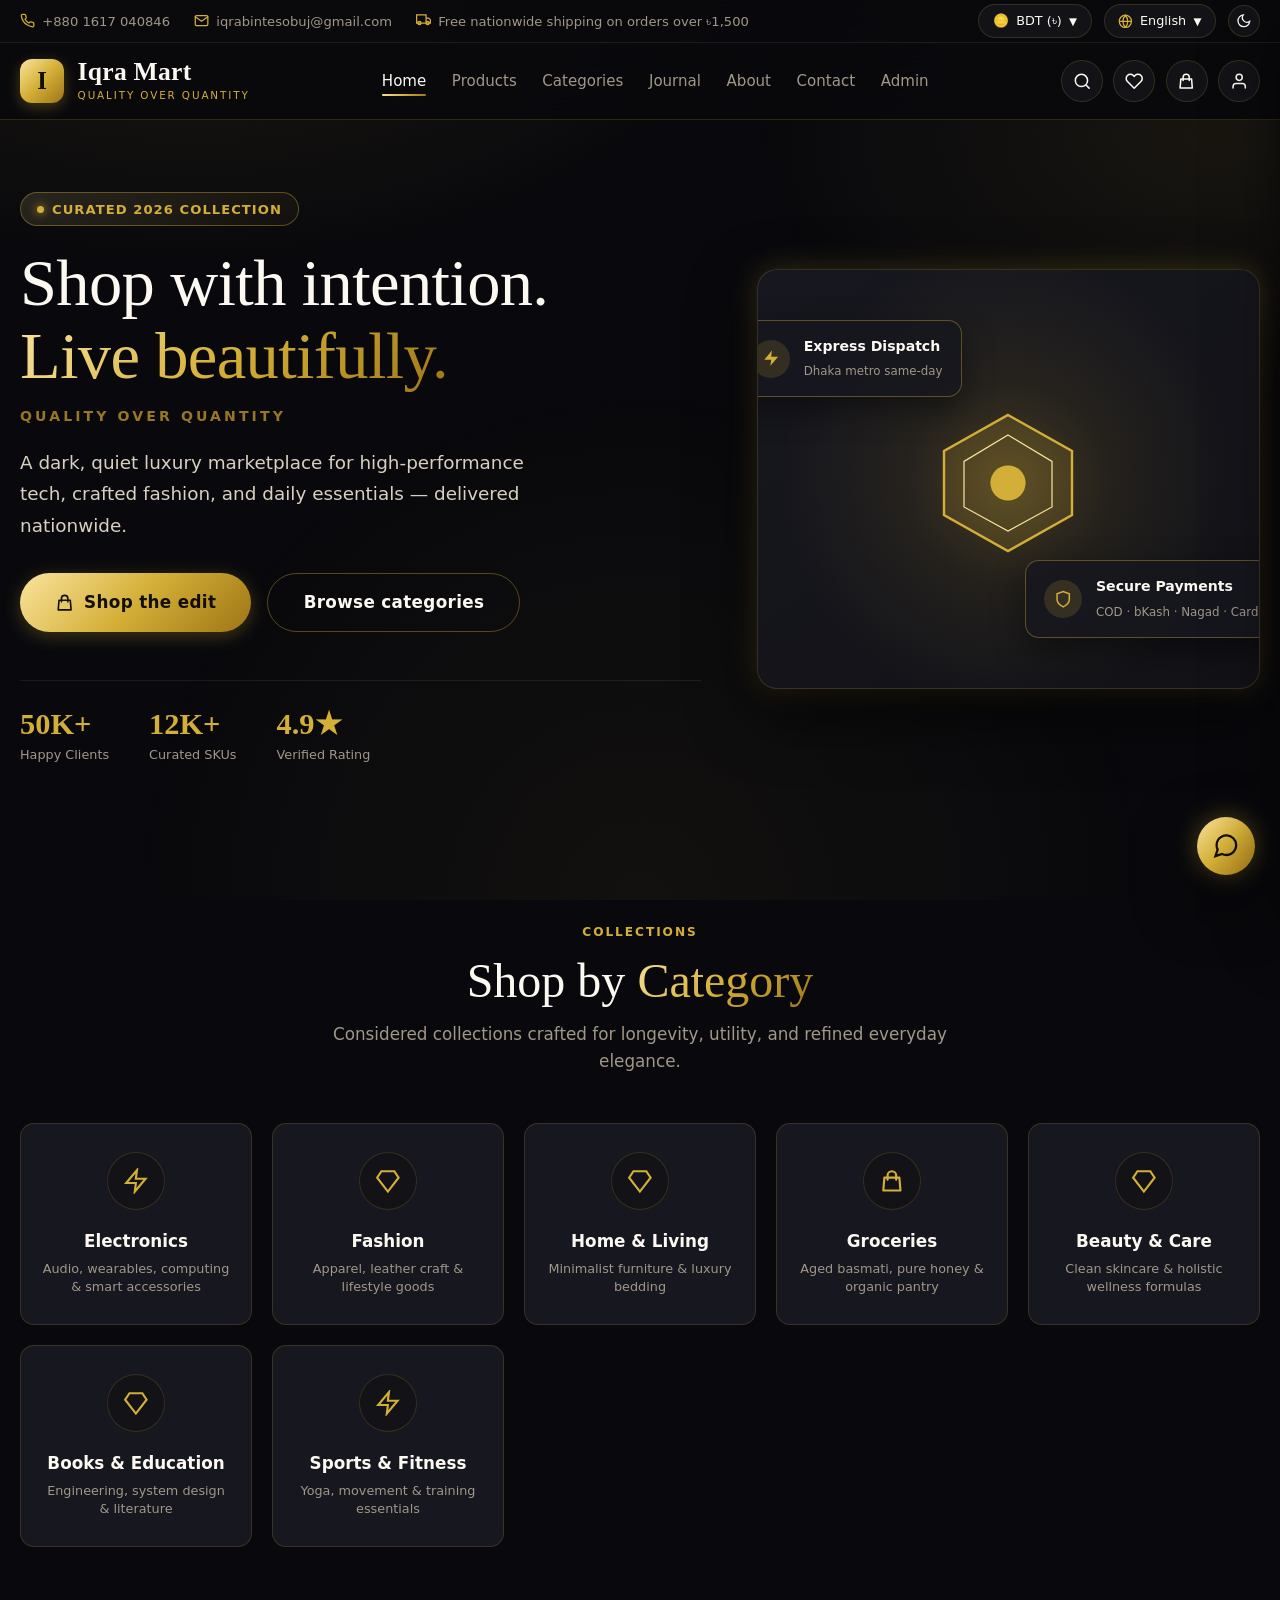
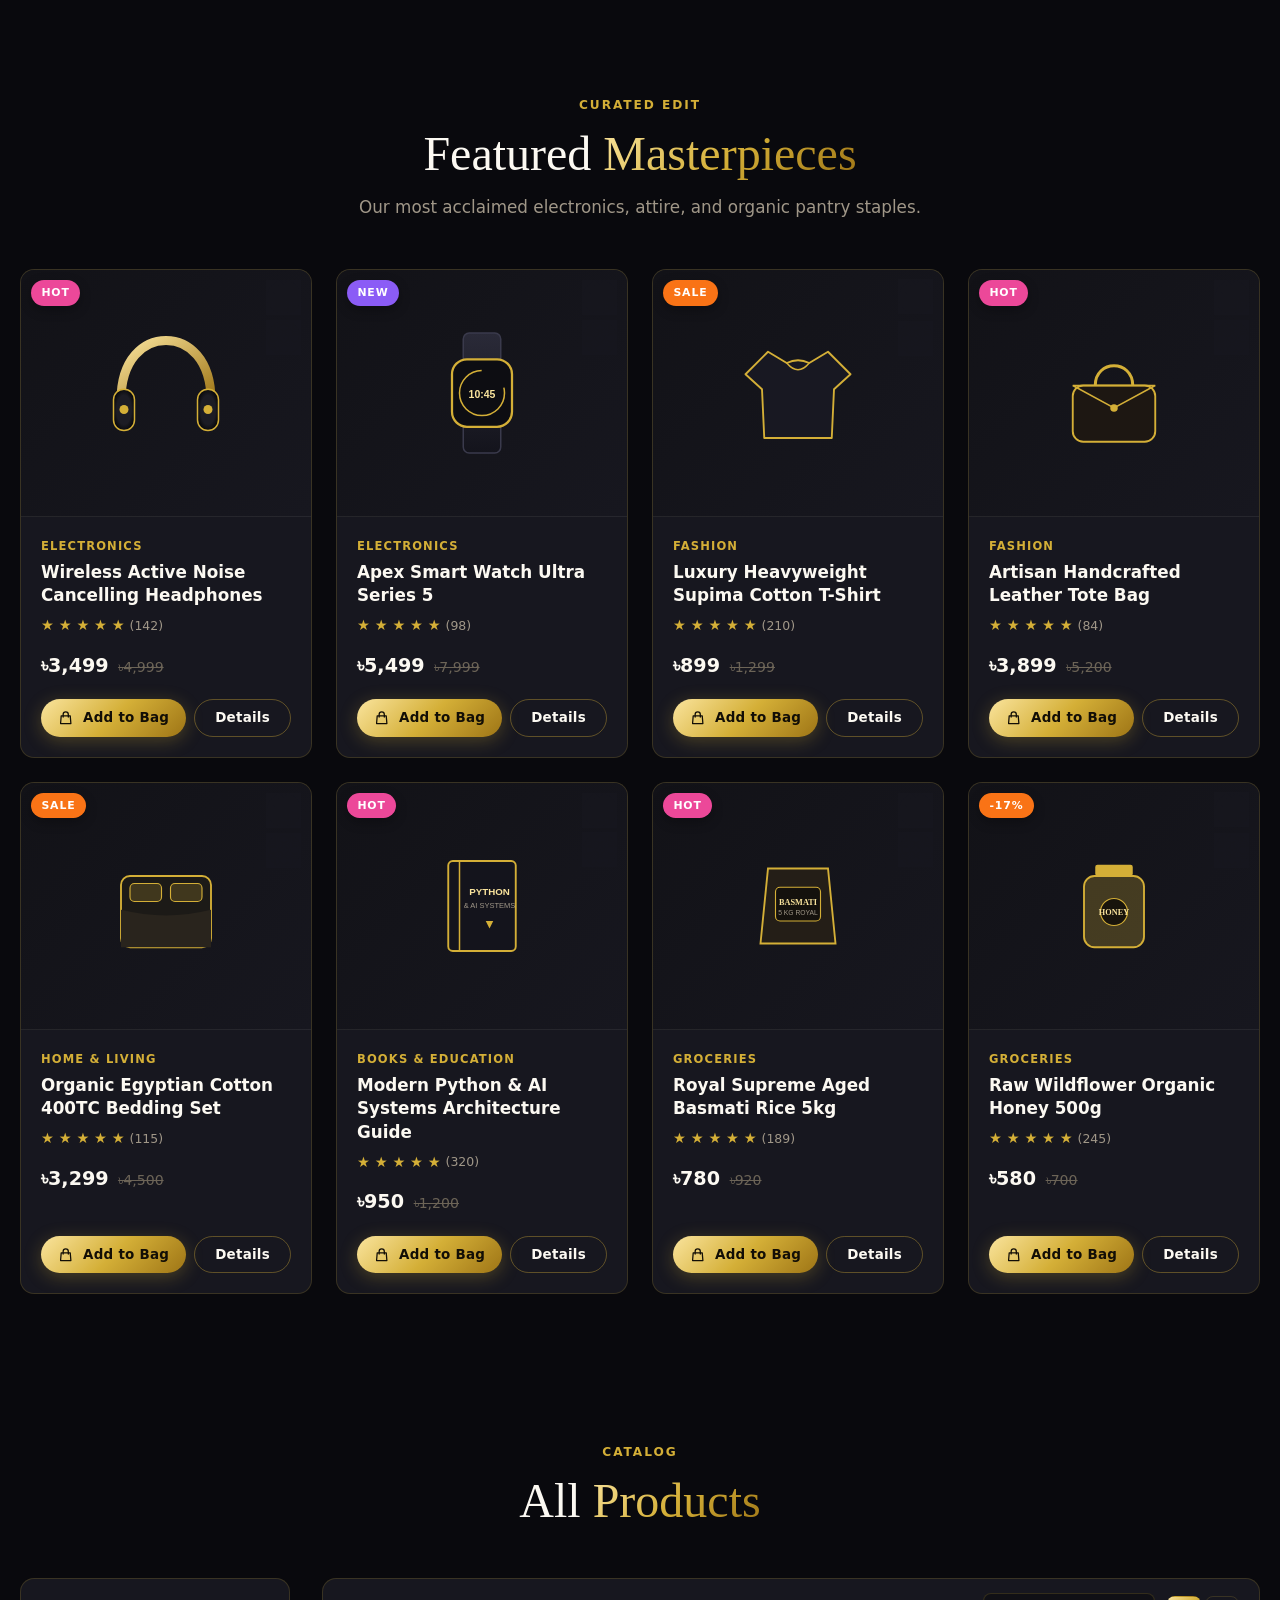
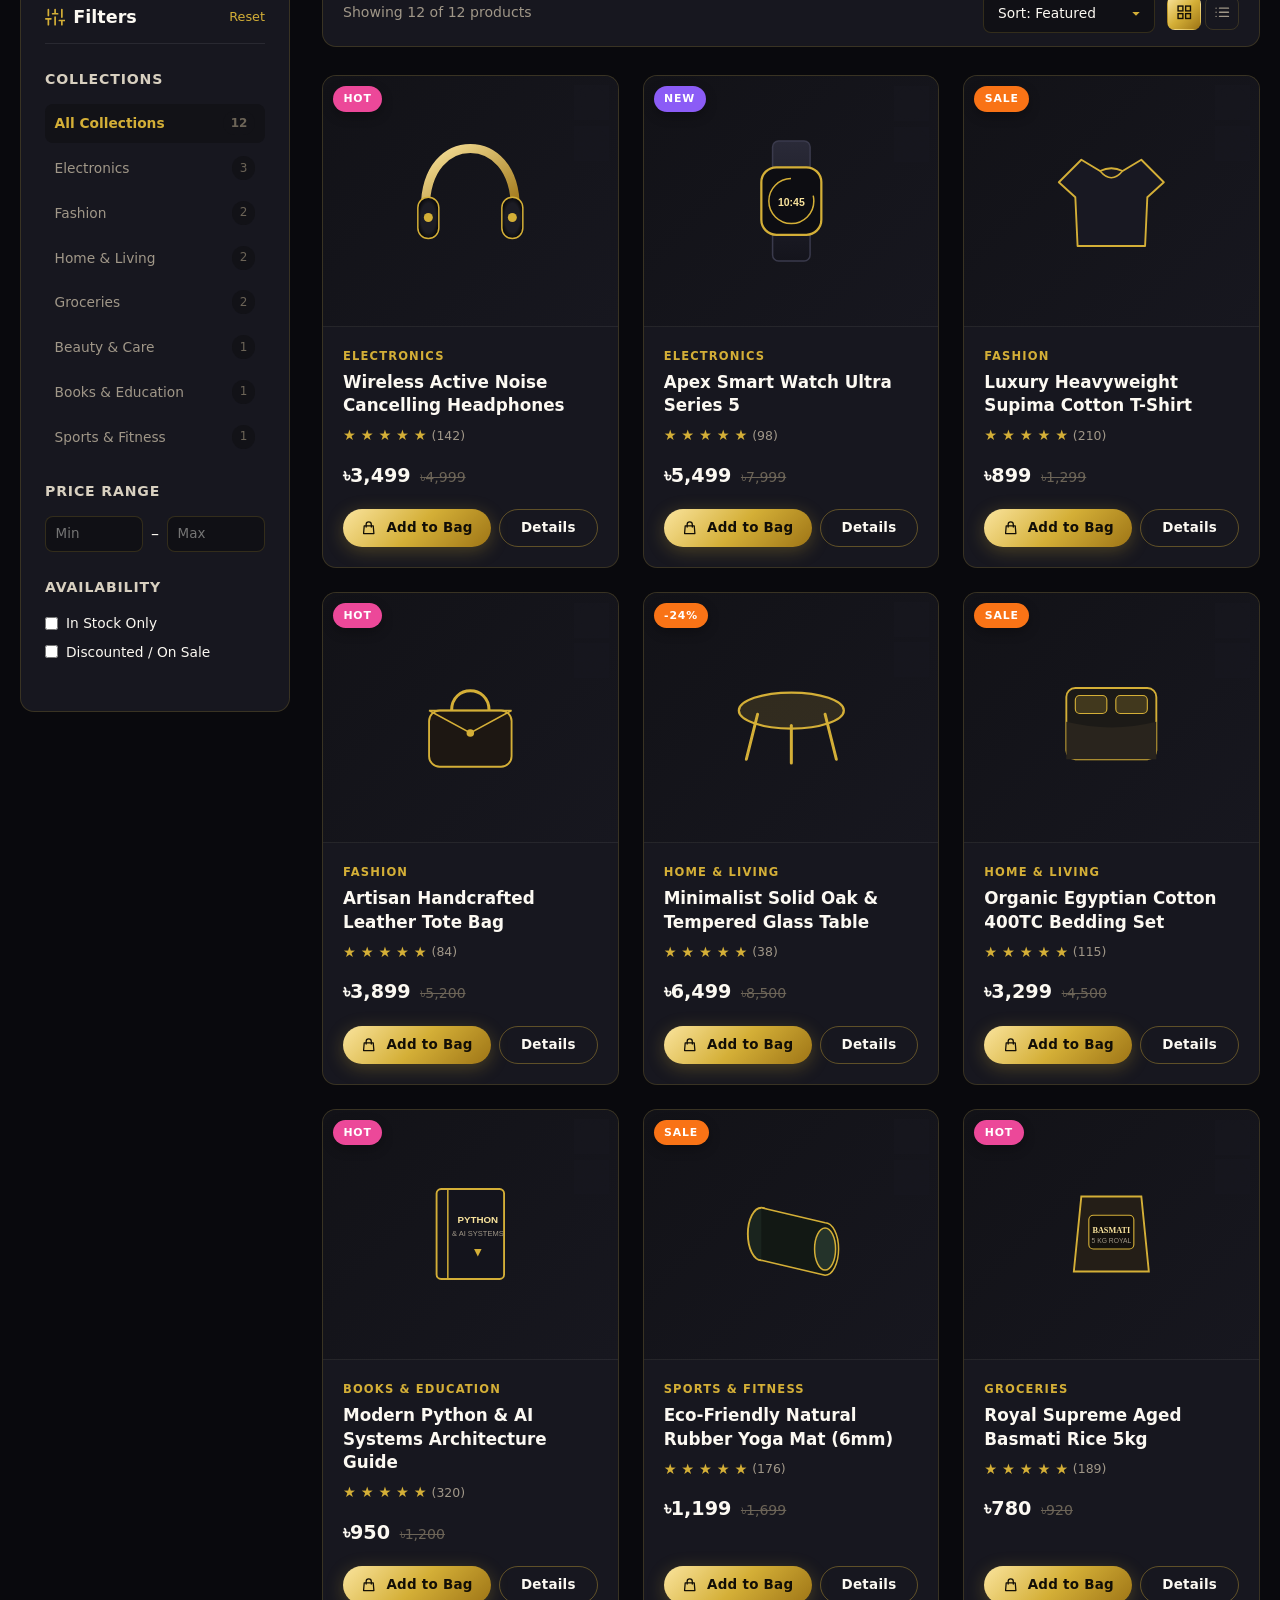
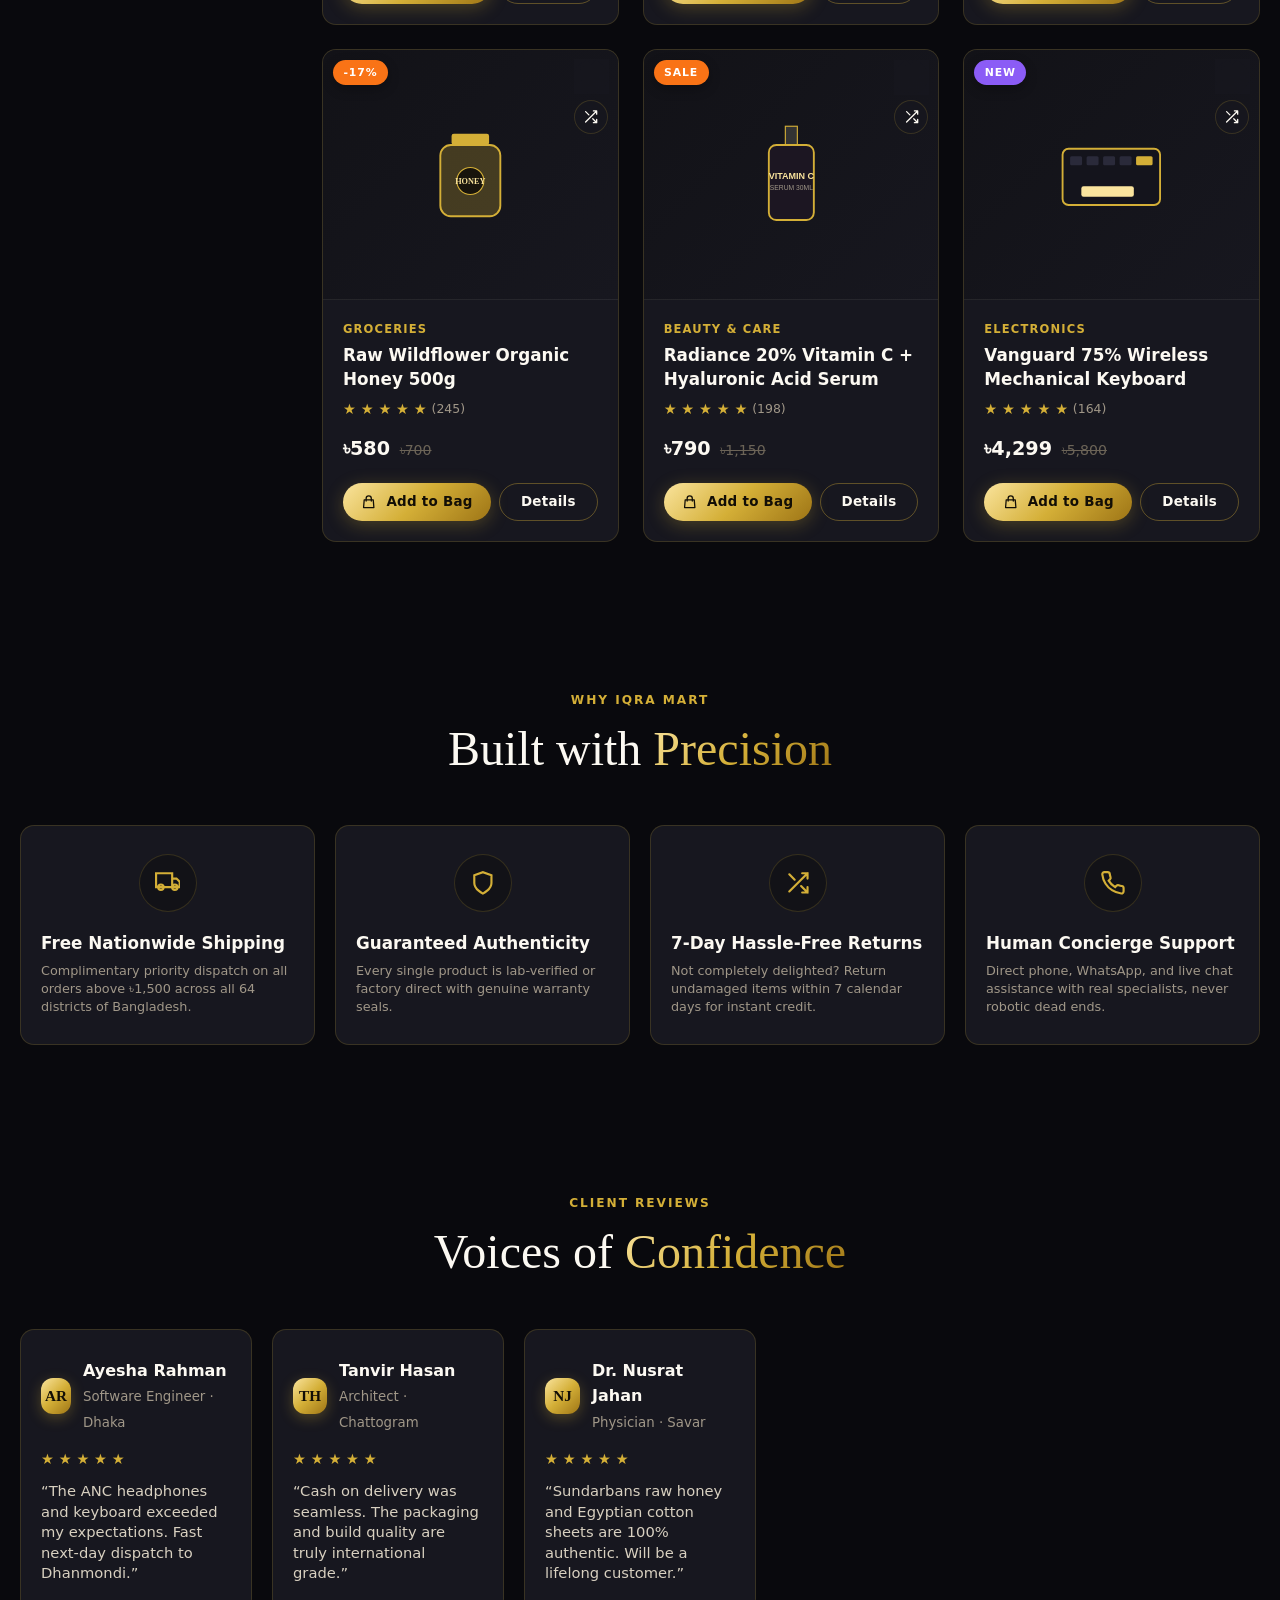
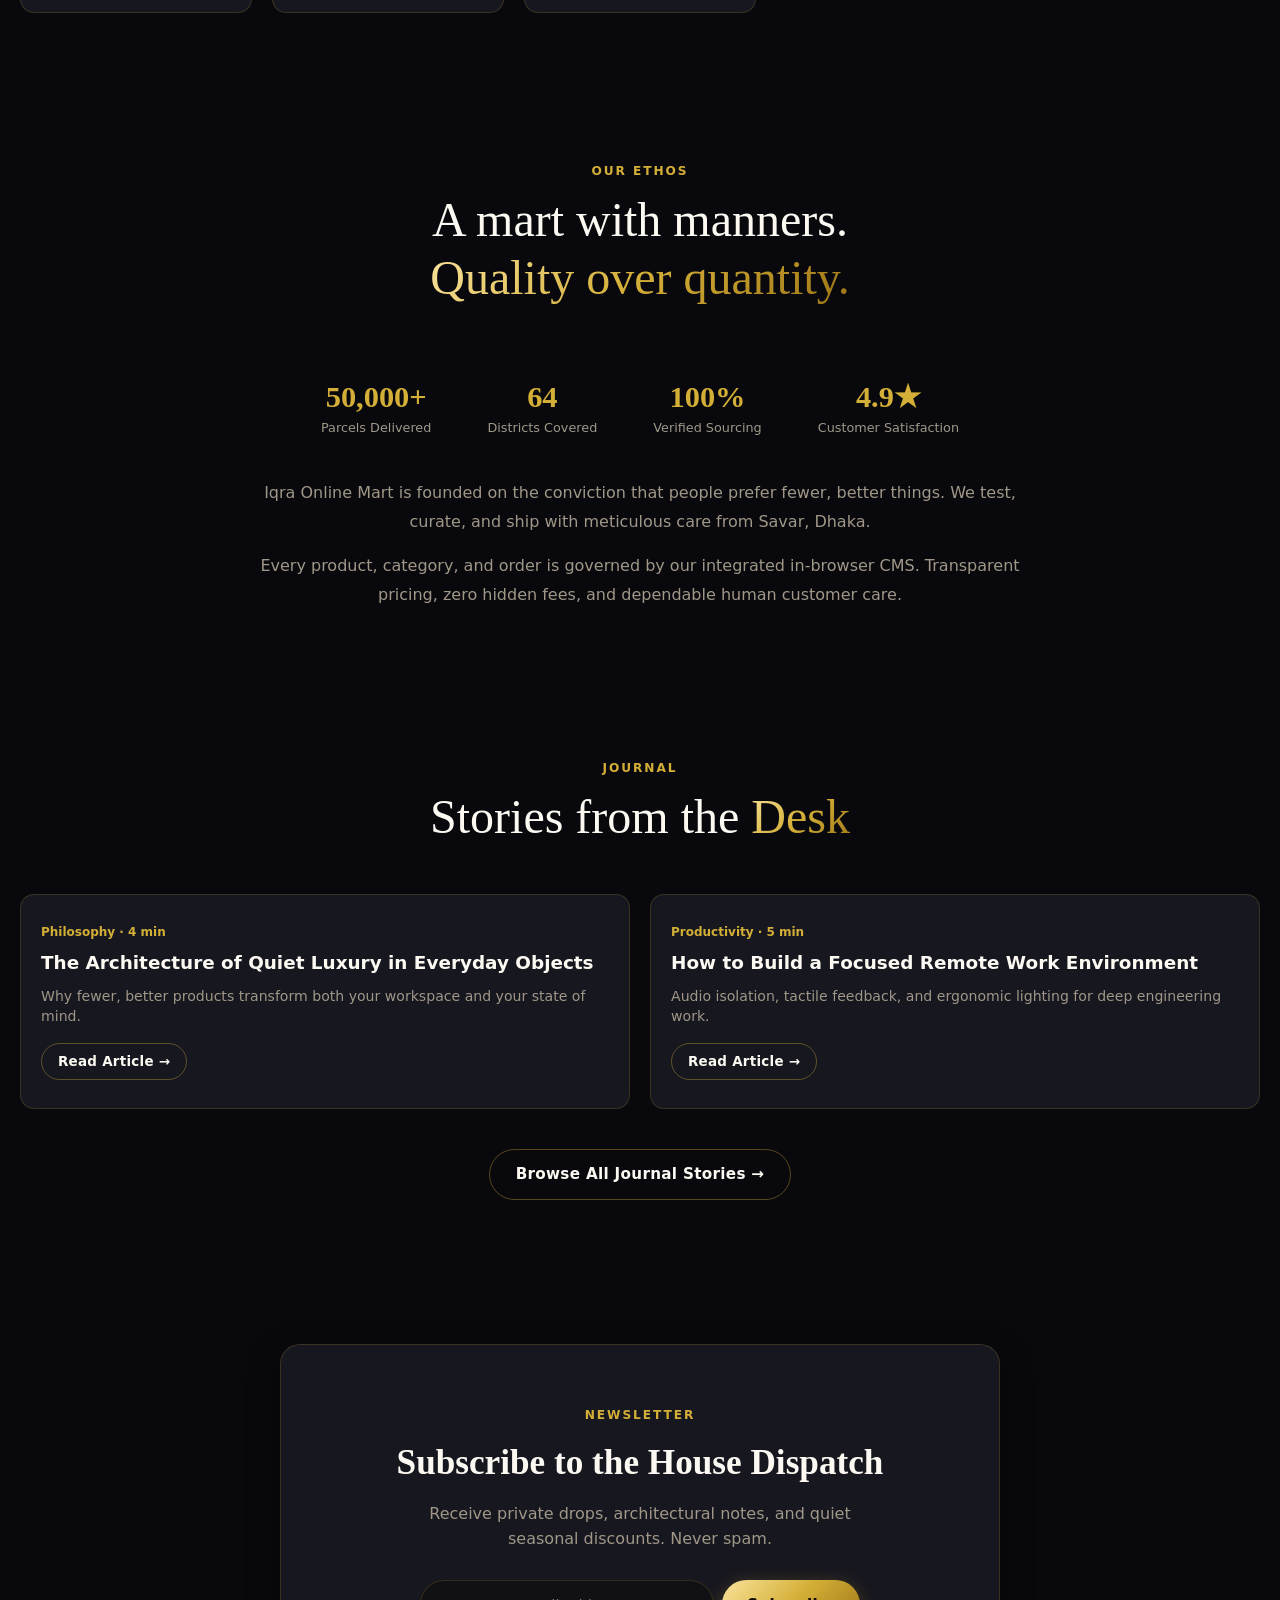
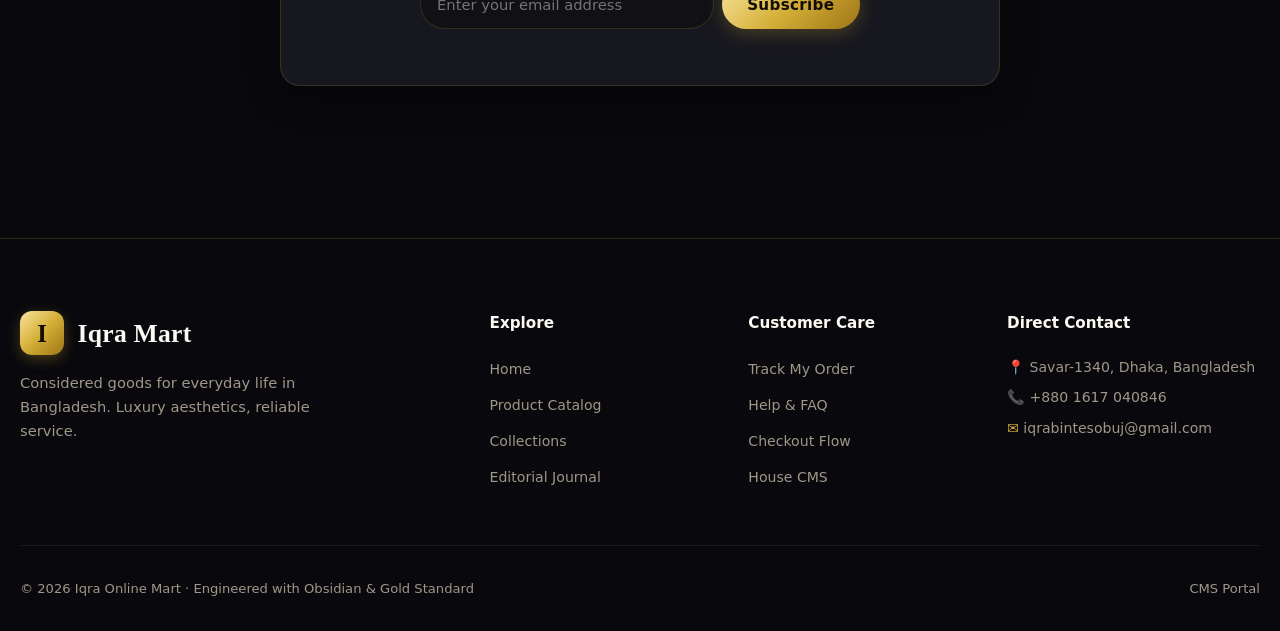
<file: index.html>
<!DOCTYPE html>
<html lang="en" data-theme="dark">
<head>
  <meta charset="UTF-8">
  <meta name="viewport" content="width=device-width, initial-scale=1.0">
  <meta name="description" content="Iqra Online Mart — Obsidian & Gold luxury storefront for electronics, crafted fashion, home essentials, and organic groceries in Bangladesh.">
  <meta name="keywords" content="Iqra Online Mart, Bangladesh Ecommerce, Electronics, Luxury Shopping, Dhaka Delivery, Supima Cotton, Organic Groceries">
  <meta name="author" content="Sobuj Miah">
  <meta name="theme-color" content="#09090d">

  <title>Iqra Online Mart — Quality Over Quantity</title>
  <link rel="stylesheet" href="styles.css">
  <link rel="manifest" href="manifest.json">
</head>
<body>

  <!-- Top Announcement Bar & Currency/Language Switcher -->
  <div class="topbar">
    <div class="container topbar-inner">
      <div class="topbar-info">
        <span><svg class="svg-icon gold" viewBox="0 0 24 24"><path d="M22 16.92v3a2 2 0 01-2.18 2 19.79 19.79 0 01-8.63-3.07 19.5 19.5 0 01-6-6 19.79 19.79 0 01-3.07-8.67A2 2 0 014.11 2h3a2 2 0 012 1.72 12.84 12.84 0 00.7 2.81 2 2 0 01-.45 2.11L8.09 9.91a16 16 0 006 6l1.27-1.27a2 2 0 012.11-.45 12.84 12.84 0 002.81.7A2 2 0 0122 16.92z" stroke="currentColor" stroke-width="2" fill="none"/></svg> <span data-cms="phone">+880 1617 040846</span></span>
        <span><svg class="svg-icon gold" viewBox="0 0 24 24"><path d="M4 4h16c1.1 0 2 .9 2 2v12c0 1.1-.9 2-2 2H4c-1.1 0-2-.9-2-2V6c0-1.1.9-2 2-2z" stroke="currentColor" stroke-width="2" fill="none"/><path d="M22 6l-10 7L2 6" stroke="currentColor" stroke-width="2" stroke-linecap="round" fill="none"/></svg> <span data-cms="email">iqrabintesobuj@gmail.com</span></span>
        <span><svg class="svg-icon gold" viewBox="0 0 24 24"><path d="M1 3h15v13H1zM16 8h4l3 3v5h-7V8zM5.5 18.5a2.5 2.5 0 100-5 2.5 2.5 0 000 5zM18.5 18.5a2.5 2.5 0 100-5 2.5 2.5 0 000 5z" stroke="currentColor" stroke-width="2" stroke-linecap="round" fill="none"/></svg> Free nationwide shipping on orders over ৳1,500</span>
      </div>
      <div class="topbar-actions">
        <!-- Currency Dropdown -->
        <div class="select-dropdown-wrap" id="currencyDropdownWrap">
          <button class="select-trigger-btn" id="currencyBtn">
            <span class="gold">🪙</span> <span id="currentCurrencyLabel">BDT (৳)</span> <span style="font-size:0.65rem">▼</span>
          </button>
          <div class="dropdown-menu">
            <button class="dropdown-item currency-option active" data-cur="BDT"><span>BDT</span> <strong>৳</strong></button>
            <button class="dropdown-item currency-option" data-cur="USD"><span>USD</span> <strong>$</strong></button>
            <button class="dropdown-item currency-option" data-cur="EUR"><span>EUR</span> <strong>€</strong></button>
            <button class="dropdown-item currency-option" data-cur="GBP"><span>GBP</span> <strong>£</strong></button>
            <button class="dropdown-item currency-option" data-cur="SAR"><span>SAR</span> <strong>﷼</strong></button>
            <button class="dropdown-item currency-option" data-cur="AED"><span>AED</span> <strong>د.إ</strong></button>
            <button class="dropdown-item currency-option" data-cur="INR"><span>INR</span> <strong>₹</strong></button>
          </div>
        </div>

        <!-- Language Dropdown -->
        <div class="select-dropdown-wrap" id="langDropdownWrap">
          <button class="select-trigger-btn" id="langBtn">
            <svg class="svg-icon gold" viewBox="0 0 24 24"><circle cx="12" cy="12" r="10" stroke="currentColor" stroke-width="2" fill="none"/><path d="M2 12h20M12 2a15.3 15.3 0 014 10 15.3 15.3 0 01-4 10 15.3 15.3 0 01-4-10 15.3 15.3 0 014-10z" stroke="currentColor" stroke-width="2" fill="none"/></svg> <span id="currentLangLabel">English</span> <span style="font-size:0.65rem">▼</span>
          </button>
          <div class="dropdown-menu">
            <button class="dropdown-item lang-option active" data-lang="en">English</button>
            <button class="dropdown-item lang-option" data-lang="bn">বাংলা (Bengali)</button>
          </div>
        </div>

        <!-- Theme Switcher -->
        <button id="themeToggle" class="icon-btn" style="width:32px;height:32px;font-size:0.85rem" title="Toggle Theme" aria-label="Toggle dark/light mode">
          <svg class="svg-icon" viewBox="0 0 24 24"><path d="M21 12.79A9 9 0 1111.21 3 7 7 0 0021 12.79z" stroke="currentColor" stroke-width="2" fill="none"/></svg>
        </button>
      </div>
    </div>
  </div>

  <!-- Primary Sticky Header -->
  <header>
    <div class="container header-inner">
      <a href="index.html" class="logo">
        <div class="logo-mark">I</div>
        <div>
          <div class="logo-text">Iqra Mart</div>
          <div class="logo-sub" data-cms="motto">Quality over quantity</div>
        </div>
      </a>

      <!-- Desktop Navigation -->
      <nav>
        <ul class="nav-links">
          <li><a href="index.html" class="active" data-i18n="home">Home</a></li>
          <li><a href="#products" data-i18n="products">Products</a></li>
          <li><a href="#categories" data-i18n="categories">Categories</a></li>
          <li><a href="blog.html" data-i18n="blog">Journal</a></li>
          <li><a href="#about" data-i18n="about">About</a></li>
          <li><a href="contact.html" data-i18n="contact">Contact</a></li>
          <li><a href="admin.html" data-i18n="admin"><svg class="svg-icon" style="width:0.85em;height:0.85em;margin-right:2px" viewBox="0 0 24 24"><rect x="3" y="11" width="18" height="11" rx="2" stroke="currentColor" stroke-width="2" fill="none"/><path d="M7 11V7a5 5 0 0110 0v4" stroke="currentColor" stroke-width="2" fill="none"/></svg> CMS</a></li>
        </ul>
      </nav>

      <!-- Header Actions -->
      <div class="header-actions">
        <button id="searchBtn" class="icon-btn" title="Search catalog (Press /)" aria-label="Search catalog">
          <svg class="svg-icon" viewBox="0 0 24 24"><path d="M21 21l-4.35-4.35M19 11a8 8 0 11-16 0 8 8 0 0116 0z" stroke="currentColor" stroke-width="2" stroke-linecap="round" stroke-linejoin="round" fill="none"/></svg>
        </button>
        <button id="headerWishBtn" class="icon-btn" title="Wishlist" aria-label="View Wishlist" onclick="location.href='account.html'">
          <svg class="svg-icon" viewBox="0 0 24 24"><path d="M20.84 4.61a5.5 5.5 0 00-7.78 0L12 5.67l-1.06-1.06a5.5 5.5 0 00-7.78 7.78l1.06 1.06L12 21.23l7.78-7.78 1.06-1.06a5.5 5.5 0 000-7.78z" stroke="currentColor" stroke-width="2" stroke-linecap="round" stroke-linejoin="round" fill="none"/></svg>
          <span class="wish-badge" style="display:none">0</span>
        </button>
        <button id="cartBtn" class="icon-btn" title="Bag" aria-label="Shopping Bag">
          <svg class="svg-icon" viewBox="0 0 24 24"><path d="M16 11V7a4 4 0 00-8 0v4M5 9h14l1 12H4L5 9z" stroke="currentColor" stroke-width="2" stroke-linecap="round" stroke-linejoin="round" fill="none"/></svg>
          <span class="cart-badge" style="display:none">0</span>
        </button>
        <button id="accountBtn" class="icon-btn" title="Account" aria-label="Customer Account" onclick="location.href='account.html'">
          <svg class="svg-icon" viewBox="0 0 24 24"><path d="M20 21v-2a4 4 0 00-4-4H8a4 4 0 00-4 4v2M12 11a4 4 0 100-8 4 4 0 000 8z" stroke="currentColor" stroke-width="2" stroke-linecap="round" stroke-linejoin="round" fill="none"/></svg>
        </button>
        <button id="mobileMenuBtn" class="mobile-menu-btn icon-btn" aria-label="Open mobile menu">
          <svg class="svg-icon" viewBox="0 0 24 24"><path d="M3 12h18M3 6h18M3 18h18" stroke="currentColor" stroke-width="2" stroke-linecap="round" fill="none"/></svg>
        </button>
      </div>
    </div>
  </header>

  <!-- Hero Section -->
  <section class="hero">
    <div class="container hero-inner">
      <div>
        <div class="hero-kicker" data-cms="hero-badge">Curated 2026 Collection</div>
        <h1><span data-cms="hero-title">Shop with intention.</span><br><span class="gradient-text" data-cms="hero-highlight">Live beautifully.</span></h1>
        <div class="hero-motto" data-cms="motto">Quality Over Quantity</div>
        <p data-cms="hero-subtitle">A dark, quiet luxury marketplace for high-performance tech, crafted fashion, and daily essentials — delivered across Bangladesh.</p>
        
        <div class="hero-actions">
          <a href="#products" class="btn btn-lg"><svg class="svg-icon" viewBox="0 0 24 24"><path d="M16 11V7a4 4 0 00-8 0v4M5 9h14l1 12H4L5 9z" stroke="currentColor" stroke-width="2" stroke-linecap="round" stroke-linejoin="round" fill="none"/></svg> <span data-i18n="shopNow">Shop the edit</span></a>
          <a href="#categories" class="btn btn-outline btn-lg" data-i18n="explore">Browse collections</a>
        </div>

        <div class="hero-stats">
          <div><div class="hero-stat-value">50K+</div><div class="hero-stat-label">Happy Clients</div></div>
          <div><div class="hero-stat-value">12K+</div><div class="hero-stat-label">Curated SKUs</div></div>
          <div><div class="hero-stat-value">4.9★</div><div class="hero-stat-label">Verified Rating</div></div>
        </div>
      </div>

      <div class="hero-visual">
        <div class="hero-visual-bg"></div>
        <div class="hero-visual-main">
          <svg viewBox="0 0 200 200" style="width:160px;height:160px">
            <polygon points="100,20 180,65 180,145 100,190 20,145 20,65" fill="rgba(212,175,55,0.15)" stroke="#d4af37" stroke-width="3"/>
            <polygon points="100,45 155,78 155,135 100,165 45,135 45,78" fill="none" stroke="#fae49d" stroke-width="1.5"/>
            <circle cx="100" cy="105" r="22" fill="#d4af37"/>
          </svg>
        </div>
        <div class="hero-float hf1">
          <div class="hf-ico"><svg class="svg-icon" viewBox="0 0 24 24"><polygon points="13 2 3 14 12 14 11 22 21 10 12 10 13 2" fill="currentColor"/></svg></div>
          <div><strong>Express Dispatch</strong><small>Dhaka metro same-day</small></div>
        </div>
        <div class="hero-float hf2">
          <div class="hf-ico"><svg class="svg-icon" viewBox="0 0 24 24"><path d="M12 22s8-4 8-10V5l-8-3-8 3v7c0 6 8 10 8 10z" stroke="currentColor" stroke-width="2" fill="none"/></svg></div>
          <div><strong>Secure Payments</strong><small>COD · bKash · Nagad · Cards</small></div>
        </div>
      </div>
    </div>
  </section>

  <!-- Categories Section -->
  <section class="section" id="categories">
    <div class="container">
      <div class="section-header">
        <div class="section-tag">Collections</div>
        <h2 class="section-title">Shop by <span class="gradient-text">Category</span></h2>
        <p class="section-subtitle">Considered collections crafted for longevity, utility, and refined everyday elegance.</p>
      </div>
      <div class="categories-grid" id="categoriesGrid"></div>
    </div>
  </section>

  <!-- Featured Pieces Section -->
  <section class="section" id="featured">
    <div class="container">
      <div class="section-header">
        <div class="section-tag">Curated Edit</div>
        <h2 class="section-title">Featured <span class="gradient-text">Masterpieces</span></h2>
        <p class="section-subtitle">Our most acclaimed electronics, attire, and organic pantry staples.</p>
      </div>
      <div class="products-grid" id="featuredGrid"></div>
    </div>
  </section>

  <!-- Comprehensive Catalog with Faceted Sidebar Filters -->
  <section class="section" id="products">
    <div class="container">
      <div class="section-header">
        <div class="section-tag">Catalog</div>
        <h2 class="section-title">All <span class="gradient-text">Products</span></h2>
      </div>

      <div class="catalog-layout">
        <!-- Filter Sidebar -->
        <aside class="filter-sidebar">
          <div class="filter-sidebar-header">
            <h3><svg class="svg-icon gold" viewBox="0 0 24 24"><path d="M4 21v-7M4 10V3M12 21v-9M12 8V3M20 21v-5M20 12V3M1 14h6M9 8h6M17 16h6" stroke="currentColor" stroke-width="2" stroke-linecap="round" fill="none"/></svg> Filters</h3>
            <span class="filter-reset-btn" id="clearFilterBtn">Reset</span>
          </div>

          <div class="filter-group">
            <h4>Collections</h4>
            <div class="filter-chips" id="categoryFilterChips"></div>
          </div>

          <div class="filter-group">
            <h4>Price Range</h4>
            <div class="price-range-inputs">
              <input type="number" class="price-range-input" id="priceMinInput" placeholder="Min" min="0">
              <span>–</span>
              <input type="number" class="price-range-input" id="priceMaxInput" placeholder="Max" min="0">
            </div>
          </div>

          <div class="filter-group">
            <h4>Availability</h4>
            <label style="display:flex;align-items:center;gap:0.5rem;font-size:0.86rem;cursor:pointer">
              <input type="checkbox" id="filterInStockOnly"> In Stock Only
            </label>
            <label style="display:flex;align-items:center;gap:0.5rem;font-size:0.86rem;cursor:pointer;margin-top:0.4rem">
              <input type="checkbox" id="filterOnSaleOnly"> Discounted / On Sale
            </label>
          </div>
        </aside>

        <!-- Main Product Area -->
        <main>
          <div class="products-toolbar">
            <div class="toolbar-left">
              <span class="toolbar-results-count" id="catalogResultsCount">Loading products...</span>
            </div>
            <div class="toolbar-right">
              <select class="sort-select" id="sortSelect">
                <option value="default">Sort: Featured</option>
                <option value="priceLow">Price: Low to High</option>
                <option value="priceHigh">Price: High to Low</option>
                <option value="rating">Highest Rated</option>
                <option value="newest">New Arrivals</option>
                <option value="name">Name: A to Z</option>
              </select>

              <div class="view-toggle-btns">
                <button class="view-btn active" id="viewGridBtn" title="Grid view"><svg class="svg-icon" viewBox="0 0 24 24"><rect x="3" y="3" width="7" height="7" stroke="currentColor" stroke-width="2" fill="none"/><rect x="14" y="3" width="7" height="7" stroke="currentColor" stroke-width="2" fill="none"/><rect x="14" y="14" width="7" height="7" stroke="currentColor" stroke-width="2" fill="none"/><rect x="3" y="14" width="7" height="7" stroke="currentColor" stroke-width="2" fill="none"/></svg></button>
                <button class="view-btn" id="viewListBtn" title="List view"><svg class="svg-icon" viewBox="0 0 24 24"><path d="M8 6h13M8 12h13M8 18h13M3 6h.01M3 12h.01M3 18h.01" stroke="currentColor" stroke-width="2" stroke-linecap="round" fill="none"/></svg></button>
              </div>
            </div>
          </div>

          <div class="products-grid" id="productsGrid"></div>
        </main>
      </div>
    </div>
  </section>

  <!-- Features / Value Propositions -->
  <section class="section" id="features">
    <div class="container">
      <div class="section-header">
        <div class="section-tag">Why Iqra Mart</div>
        <h2 class="section-title">Built with <span class="gradient-text">Precision</span></h2>
      </div>
      <div class="categories-grid" style="grid-template-columns:repeat(auto-fit, minmax(240px, 1fr))">
        <div class="cat-card" style="text-align:left">
          <div class="cat-ico"><svg class="svg-icon" viewBox="0 0 24 24"><path d="M1 3h15v13H1zM16 8h4l3 3v5h-7V8zM5.5 18.5a2.5 2.5 0 100-5 2.5 2.5 0 000 5zM18.5 18.5a2.5 2.5 0 100-5 2.5 2.5 0 000 5z" stroke="currentColor" stroke-width="2" stroke-linecap="round" fill="none"/></svg></div>
          <h3>Free Nationwide Shipping</h3>
          <p>Complimentary priority dispatch on all orders above ৳1,500 across all 64 districts of Bangladesh.</p>
        </div>
        <div class="cat-card" style="text-align:left">
          <div class="cat-ico"><svg class="svg-icon" viewBox="0 0 24 24"><path d="M12 22s8-4 8-10V5l-8-3-8 3v7c0 6 8 10 8 10z" stroke="currentColor" stroke-width="2" fill="none"/></svg></div>
          <h3>Guaranteed Authenticity</h3>
          <p>Every single product is lab-verified or factory direct with genuine warranty seals.</p>
        </div>
        <div class="cat-card" style="text-align:left">
          <div class="cat-ico"><svg class="svg-icon" viewBox="0 0 24 24"><path d="M16 3h5v5M4 20L21 3M21 16v5h-5M15 15l6 6M4 4l5 5" stroke="currentColor" stroke-width="2" stroke-linecap="round" fill="none"/></svg></div>
          <h3>7-Day Hassle-Free Returns</h3>
          <p>Not completely delighted? Return undamaged items within 7 calendar days for instant credit.</p>
        </div>
        <div class="cat-card" style="text-align:left">
          <div class="cat-ico"><svg class="svg-icon" viewBox="0 0 24 24"><path d="M22 16.92v3a2 2 0 01-2.18 2 19.79 19.79 0 01-8.63-3.07 19.5 19.5 0 01-6-6 19.79 19.79 0 01-3.07-8.67A2 2 0 014.11 2h3a2 2 0 012 1.72 12.84 12.84 0 00.7 2.81 2 2 0 01-.45 2.11L8.09 9.91a16 16 0 006 6l1.27-1.27a2 2 0 012.11-.45 12.84 12.84 0 002.81.7A2 2 0 0122 16.92z" stroke="currentColor" stroke-width="2" fill="none"/></svg></div>
          <h3>Human Concierge Support</h3>
          <p>Direct phone, WhatsApp, and live chat assistance with real specialists, never robotic dead ends.</p>
        </div>
      </div>
    </div>
  </section>

  <!-- Testimonials -->
  <section class="section" id="testimonials">
    <div class="container">
      <div class="section-header">
        <div class="section-tag">Client Reviews</div>
        <h2 class="section-title">Voices of <span class="gradient-text">Confidence</span></h2>
      </div>
      <div class="categories-grid" id="testimonialsGrid"></div>
    </div>
  </section>

  <!-- About Section -->
  <section class="section" id="about">
    <div class="container">
      <div class="section-header">
        <div class="section-tag">Our Ethos</div>
        <h2 class="section-title"><span data-cms="about-title">A mart with manners.</span> <span class="gradient-text" data-cms="about-highlight">Quality over quantity.</span></h2>
      </div>
      <div class="hero-stats" style="border:none;justify-content:center;gap:3.5rem">
        <div style="text-align:center"><div class="hero-stat-value">50,000+</div><div class="hero-stat-label">Parcels Delivered</div></div>
        <div style="text-align:center"><div class="hero-stat-value">64</div><div class="hero-stat-label">Districts Covered</div></div>
        <div style="text-align:center"><div class="hero-stat-value">100%</div><div class="hero-stat-label">Verified Sourcing</div></div>
        <div style="text-align:center"><div class="hero-stat-value">4.9★</div><div class="hero-stat-label">Customer Satisfaction</div></div>
      </div>
      <div style="max-width:760px;margin:2.5rem auto 0;text-align:center;color:var(--muted);line-height:1.8">
        <p data-cms="about-p1" style="margin-bottom:1rem">Iqra Online Mart is built for people who prefer fewer, better things. We source carefully and ship quickly from Savar, Dhaka.</p>
        <p data-cms="about-p2">Every product can be managed from the built-in CMS. Transparent pricing, zero hidden fees, and dependable human customer care.</p>
      </div>
    </div>
  </section>

  <!-- Journal Section -->
  <section class="section" id="blog">
    <div class="container">
      <div class="section-header">
        <div class="section-tag">Journal</div>
        <h2 class="section-title">Stories from the <span class="gradient-text">Desk</span></h2>
      </div>
      <div class="categories-grid" id="blogGrid" style="grid-template-columns:repeat(auto-fit, minmax(300px, 1fr))"></div>
      <div style="text-align:center;margin-top:2.5rem">
        <a class="btn btn-outline" href="blog.html">Browse All Journal Stories →</a>
      </div>
    </div>
  </section>

  <!-- Newsletter Dispatch -->
  <section class="section">
    <div class="container">
      <div class="checkout-card" style="text-align:center;padding:3.5rem 2rem;max-width:720px;margin:0 auto">
        <div class="section-tag">Newsletter</div>
        <h2 style="font-family:var(--serif);font-size:2.2rem;margin-bottom:0.6rem">Subscribe to the House Dispatch</h2>
        <p style="color:var(--muted);max-width:480px;margin:0 auto 1.75rem">Receive private drops, architectural notes, and quiet seasonal discounts. Never spam.</p>
        <form class="promo-input-wrap" id="newsletterForm" style="max-width:440px;margin:0 auto">
          <input class="form-input" type="email" placeholder="Enter your email address" required style="border-radius:var(--radius-full)">
          <button class="btn" type="submit">Subscribe</button>
        </form>
      </div>
    </div>
  </section>

  <!-- Footer -->
  <footer>
    <div class="container">
      <div class="footer-grid">
        <div class="footer-brand">
          <a href="index.html" class="logo">
            <div class="logo-mark">I</div>
            <div class="logo-text">Iqra Mart</div>
          </a>
          <p data-cms="footer-tagline">Considered goods for everyday life in Bangladesh. Luxury aesthetics, reliable service.</p>
        </div>

        <div class="footer-section">
          <h4>Explore</h4>
          <ul class="footer-links">
            <li><a href="index.html">Home</a></li>
            <li><a href="#products">Product Catalog</a></li>
            <li><a href="#categories">Collections</a></li>
            <li><a href="blog.html">Editorial Journal</a></li>
          </ul>
        </div>

        <div class="footer-section">
          <h4>Customer Care</h4>
          <ul class="footer-links">
            <li><a href="account.html">Track My Order</a></li>
            <li><a href="contact.html">Help & FAQ</a></li>
            <li><a href="checkout.html">Checkout Flow</a></li>
            <li><a href="admin.html">House CMS</a></li>
          </ul>
        </div>

        <div class="footer-section">
          <h4>Direct Contact</h4>
          <p style="color:var(--muted);font-size:0.88rem;margin-bottom:0.5rem"><span class="gold">📍</span> <span data-cms="address">Savar-1340, Dhaka, BD</span></p>
          <p style="color:var(--muted);font-size:0.88rem;margin-bottom:0.5rem"><span class="gold">📞</span> <span data-cms="phone">+880 1617 040846</span></p>
          <p style="color:var(--muted);font-size:0.88rem"><span class="gold">✉️</span> <span data-cms="email">iqrabintesobuj@gmail.com</span></p>
        </div>
      </div>

      <div class="footer-bottom">
        <div>© 2026 Iqra Online Mart · Engineered with Obsidian & Gold Standard</div>
        <div class="footer-bottom-links">
          <a href="admin-login.html">CMS Portal</a>
        </div>
      </div>
    </div>
  </footer>

  <!-- Slide-Over Shopping Cart Drawer -->
  <div id="cartDrawerOverlay" class="cart-drawer-overlay"></div>
  <div id="cartDrawer" class="cart-drawer">
    <div class="cart-drawer-header">
      <h3><svg class="svg-icon gold" viewBox="0 0 24 24"><path d="M16 11V7a4 4 0 00-8 0v4M5 9h14l1 12H4L5 9z" stroke="currentColor" stroke-width="2" stroke-linecap="round" stroke-linejoin="round" fill="none"/></svg> Shopping Bag</h3>
      <button id="cartClose" class="modal-close" style="position:static"><svg class="svg-icon" viewBox="0 0 24 24"><path d="M18 6L6 18M6 6l12 12" stroke="currentColor" stroke-width="2" stroke-linecap="round" fill="none"/></svg></button>
    </div>

    <!-- Free Shipping Progress -->
    <div id="freeShippingBox" class="free-shipping-box"></div>

    <div class="cart-drawer-body" id="cartDrawerBody"></div>

    <div class="cart-drawer-footer">
      <div class="promo-input-wrap">
        <input class="promo-input" id="couponCodeInput" placeholder="PROMO CODE (e.g. WELCOME10)">
        <button class="btn btn-sm" id="applyCouponBtn">Apply</button>
      </div>

      <div class="cart-total-row"><span>Subtotal</span><span id="cartSubtotalValue">৳0</span></div>
      <div class="cart-total-row hidden" id="cartDiscountRow" style="color:var(--ok)"><span>Coupon Discount</span><span id="cartDiscountValue">-৳0</span></div>
      <div class="cart-total-row grand-total"><span>Estimated Total</span><span class="gold" id="cartTotalValue">৳0</span></div>

      <button id="checkoutBtn" class="btn btn-lg" style="width:100%">
        <svg class="svg-icon" viewBox="0 0 24 24"><rect x="3" y="11" width="18" height="11" rx="2" stroke="currentColor" stroke-width="2" fill="none"/><path d="M7 11V7a5 5 0 0110 0v4" stroke="currentColor" stroke-width="2" fill="none"/></svg> Proceed to Checkout
      </button>
    </div>
  </div>

  <!-- Live Search Overlay Modal -->
  <div id="searchModal" class="modal">
    <div class="modal-content search-modal-box">
      <button id="searchClose" class="modal-close"><svg class="svg-icon" viewBox="0 0 24 24"><path d="M18 6L6 18M6 6l12 12" stroke="currentColor" stroke-width="2" stroke-linecap="round" fill="none"/></svg></button>
      <h2 style="font-family:var(--serif)">Search Catalog</h2>
      <div class="search-input-wrap">
        <svg class="svg-icon" viewBox="0 0 24 24"><path d="M21 21l-4.35-4.35M19 11a8 8 0 11-16 0 8 8 0 0116 0z" stroke="currentColor" stroke-width="2" stroke-linecap="round" stroke-linejoin="round" fill="none"/></svg>
        <input id="searchInput" class="search-big-input" placeholder="Type product name, category, or SKU..." autocomplete="off">
      </div>
      <div id="searchResults"></div>
    </div>
  </div>

  <!-- Auth Modal -->
  <div id="authModal" class="modal">
    <div class="modal-content">
      <button id="authClose" class="modal-close" data-close-modal><svg class="svg-icon" viewBox="0 0 24 24"><path d="M18 6L6 18M6 6l12 12" stroke="currentColor" stroke-width="2" stroke-linecap="round" fill="none"/></svg></button>
      <div style="display:flex;gap:1rem;margin-bottom:1.5rem;border-bottom:1px solid var(--line-faint)">
        <button class="pd-tab-btn active" id="authTabLogin" onclick="$$('.auth-form').forEach(f=>f.style.display='none');$('#loginForm').style.display='block';this.classList.add('active');$('#authTabReg').classList.remove('active')">Sign In</button>
        <button class="pd-tab-btn" id="authTabReg" onclick="$$('.auth-form').forEach(f=>f.style.display='none');$('#registerForm').style.display='block';this.classList.add('active');$('#authTabLogin').classList.remove('active')">Register</button>
      </div>

      <form id="loginForm" class="auth-form">
        <div class="form-group"><label class="form-label">Email Address</label><input class="form-input" name="email" type="email" required></div>
        <div class="form-group"><label class="form-label">Password</label><input class="form-input" name="password" type="password" required></div>
        <button class="btn" style="width:100%;margin-top:1rem">Sign In to Account</button>
      </form>

      <form id="registerForm" class="auth-form" style="display:none">
        <div class="form-row">
          <div class="form-group"><label class="form-label">First Name</label><input class="form-input" name="firstName" required></div>
          <div class="form-group"><label class="form-label">Last Name</label><input class="form-input" name="lastName" required></div>
        </div>
        <div class="form-group"><label class="form-label">Email</label><input class="form-input" name="email" type="email" required></div>
        <div class="form-group"><label class="form-label">Mobile Phone</label><input class="form-input" name="phone"></div>
        <div class="form-group"><label class="form-label">Password</label><input class="form-input" name="password" type="password" minlength="4" required></div>
        <button class="btn" style="width:100%;margin-top:1rem">Create Account</button>
      </form>
    </div>
  </div>

  <!-- Mobile Bottom Sticky Navigation -->
  <div class="mobile-bottom-nav">
    <a href="index.html" class="mob-nav-item active"><svg class="svg-icon" viewBox="0 0 24 24"><path d="M3 9l9-7 9 7v11a2 2 0 01-2 2H5a2 2 0 01-2-2z" stroke="currentColor" stroke-width="2" fill="none"/><polyline points="9 22 9 12 15 12 15 22" stroke="currentColor" stroke-width="2" fill="none"/></svg><span>Home</span></a>
    <a href="#products" class="mob-nav-item"><svg class="svg-icon" viewBox="0 0 24 24"><path d="M21 16V8a2 2 0 00-1-1.73l-7-4a2 2 0 00-2 0l-7 4A2 2 0 003 8v8a2 2 0 001 1.73l7 4a2 2 0 002 0l7-4A2 2 0 0021 16z" stroke="currentColor" stroke-width="2" fill="none"/></svg><span>Shop</span></a>
    <button class="mob-nav-item" onclick="$('#searchModal')?.classList.add('open')"><svg class="svg-icon" viewBox="0 0 24 24"><path d="M21 21l-4.35-4.35M19 11a8 8 0 11-16 0 8 8 0 0116 0z" stroke="currentColor" stroke-width="2" stroke-linecap="round" fill="none"/></svg><span>Search</span></button>
    <button class="mob-nav-item" onclick="UI.openCart(true)"><svg class="svg-icon" viewBox="0 0 24 24"><path d="M16 11V7a4 4 0 00-8 0v4M5 9h14l1 12H4L5 9z" stroke="currentColor" stroke-width="2" stroke-linecap="round" fill="none"/></svg><span>Bag</span></button>
    <a href="account.html" class="mob-nav-item"><svg class="svg-icon" viewBox="0 0 24 24"><path d="M20 21v-2a4 4 0 00-4-4H8a4 4 0 00-4 4v2M12 11a4 4 0 100-8 4 4 0 000 8z" stroke="currentColor" stroke-width="2" fill="none"/></svg><span>Account</span></a>
  </div>

  <script src="script.js"></script>
</body>
</html>
</file>
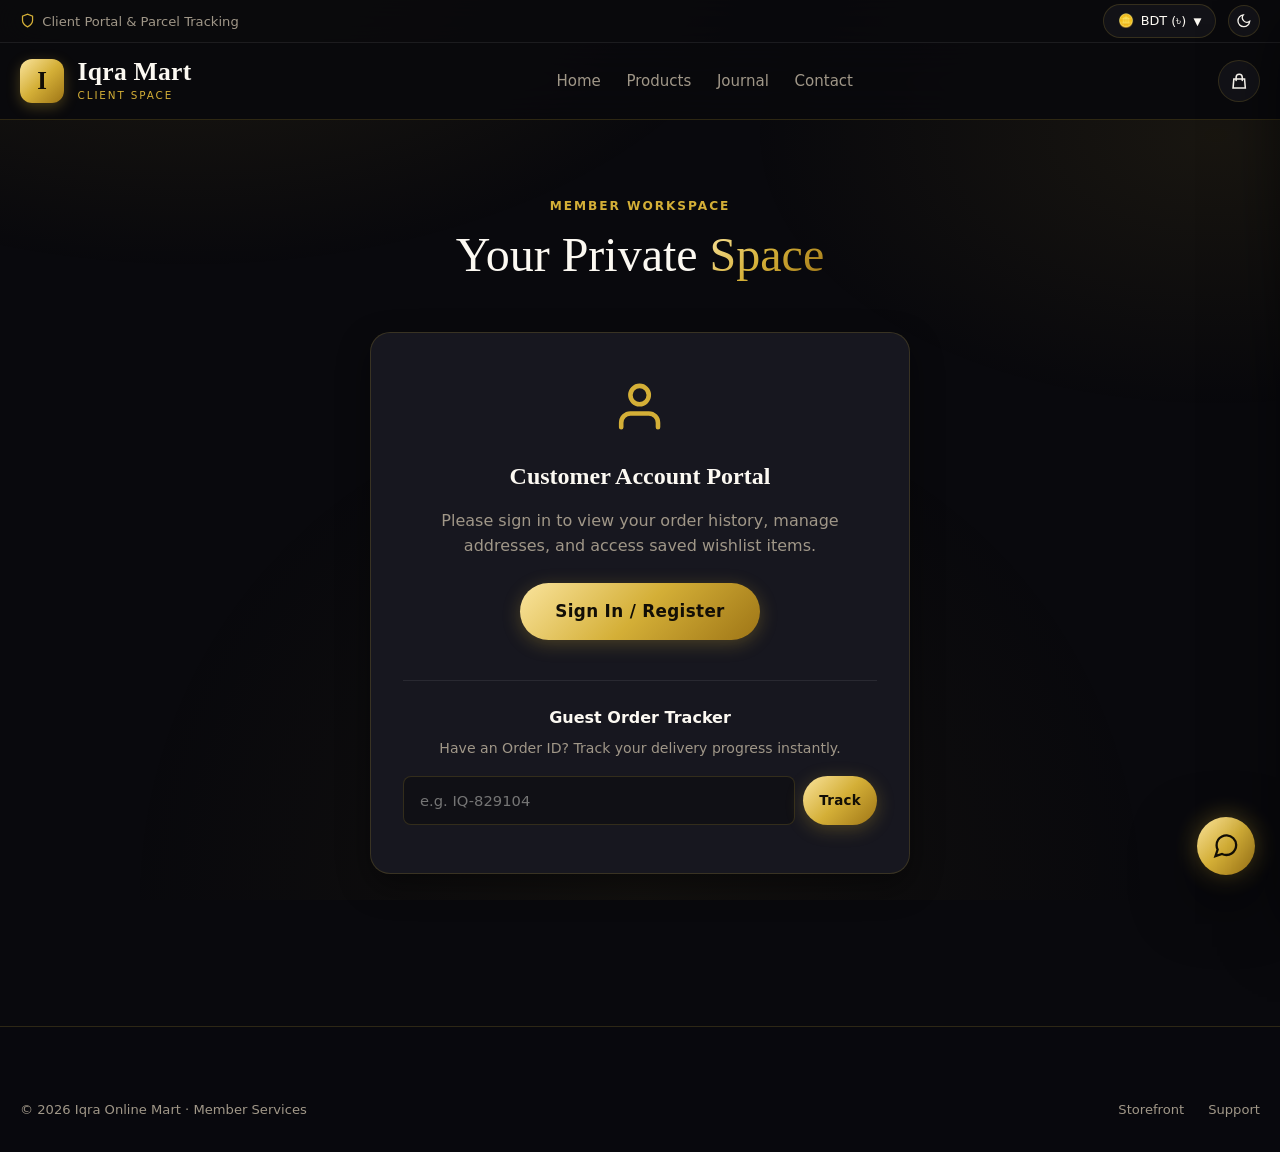
<file: account.html>
<!DOCTYPE html>
<html lang="en" data-theme="dark">
<head>
  <meta charset="UTF-8">
  <meta name="viewport" content="width=device-width, initial-scale=1.0">
  <meta name="description" content="Customer Account & Order Tracking · Iqra Online Mart">
  <meta name="theme-color" content="#09090d">
  <title>Customer Space · Iqra Online Mart</title>
  <link rel="stylesheet" href="styles.css">
</head>
<body>

  <!-- Topbar -->
  <div class="topbar">
    <div class="container topbar-inner">
      <div class="topbar-info">
        <span><svg class="svg-icon gold" viewBox="0 0 24 24"><path d="M12 22s8-4 8-10V5l-8-3-8 3v7c0 6 8 10 8 10z" stroke="currentColor" stroke-width="2" fill="none"/></svg> Client Portal & Parcel Tracking</span>
      </div>
      <div class="topbar-actions">
        <!-- Currency Dropdown -->
        <div class="select-dropdown-wrap" id="currencyDropdownWrap">
          <button class="select-trigger-btn" id="currencyBtn">
            <span class="gold">🪙</span> <span id="currentCurrencyLabel">BDT (৳)</span> <span style="font-size:0.65rem">▼</span>
          </button>
          <div class="dropdown-menu">
            <button class="dropdown-item currency-option active" data-cur="BDT"><span>BDT</span> <strong>৳</strong></button>
            <button class="dropdown-item currency-option" data-cur="USD"><span>USD</span> <strong>$</strong></button>
            <button class="dropdown-item currency-option" data-cur="EUR"><span>EUR</span> <strong>€</strong></button>
            <button class="dropdown-item currency-option" data-cur="GBP"><span>GBP</span> <strong>£</strong></button>
            <button class="dropdown-item currency-option" data-cur="SAR"><span>SAR</span> <strong>﷼</strong></button>
            <button class="dropdown-item currency-option" data-cur="AED"><span>AED</span> <strong>د.إ</strong></button>
            <button class="dropdown-item currency-option" data-cur="INR"><span>INR</span> <strong>₹</strong></button>
          </div>
        </div>

        <button id="themeToggle" class="icon-btn" style="width:32px;height:32px;font-size:0.85rem" title="Toggle Theme">
          <svg class="svg-icon" viewBox="0 0 24 24"><path d="M21 12.79A9 9 0 1111.21 3 7 7 0 0021 12.79z" stroke="currentColor" stroke-width="2" fill="none"/></svg>
        </button>
      </div>
    </div>
  </div>

  <!-- Header -->
  <header>
    <div class="container header-inner">
      <a href="index.html" class="logo">
        <div class="logo-mark">I</div>
        <div>
          <div class="logo-text">Iqra Mart</div>
          <div class="logo-sub">Client Space</div>
        </div>
      </a>
      <nav>
        <ul class="nav-links">
          <li><a href="index.html">Home</a></li>
          <li><a href="index.html#products">Products</a></li>
          <li><a href="blog.html">Journal</a></li>
          <li><a href="contact.html">Contact</a></li>
        </ul>
      </nav>
      <div class="header-actions">
        <button id="cartBtn" class="icon-btn" title="Bag"><svg class="svg-icon" viewBox="0 0 24 24"><path d="M16 11V7a4 4 0 00-8 0v4M5 9h14l1 12H4L5 9z" stroke="currentColor" stroke-width="2" stroke-linecap="round" fill="none"/></svg><span class="cart-badge" style="display:none">0</span></button>
      </div>
    </div>
  </header>

  <!-- Account Portal Root -->
  <section class="section">
    <div class="container">
      <div class="section-header">
        <div class="section-tag">Member Workspace</div>
        <h2 class="section-title">Your Private <span class="gradient-text">Space</span></h2>
      </div>
      <div id="accountRoot"></div>
    </div>
  </section>

  <!-- Footer -->
  <footer>
    <div class="container">
      <div class="footer-bottom" style="border:0;padding:0">
        <div>© 2026 Iqra Online Mart · Member Services</div>
        <div class="footer-bottom-links">
          <a href="index.html">Storefront</a>
          <a href="contact.html">Support</a>
        </div>
      </div>
    </div>
  </footer>

  <!-- Slide-Over Shopping Cart Drawer -->
  <div id="cartDrawerOverlay" class="cart-drawer-overlay"></div>
  <div id="cartDrawer" class="cart-drawer">
    <div class="cart-drawer-header">
      <h3><svg class="svg-icon gold" viewBox="0 0 24 24"><path d="M16 11V7a4 4 0 00-8 0v4M5 9h14l1 12H4L5 9z" stroke="currentColor" stroke-width="2" stroke-linecap="round" fill="none"/></svg> Shopping Bag</h3>
      <button id="cartClose" class="modal-close" style="position:static"><svg class="svg-icon" viewBox="0 0 24 24"><path d="M18 6L6 18M6 6l12 12" stroke="currentColor" stroke-width="2" stroke-linecap="round" fill="none"/></svg></button>
    </div>
    <div id="freeShippingBox" class="free-shipping-box"></div>
    <div class="cart-drawer-body" id="cartDrawerBody"></div>
    <div class="cart-drawer-footer">
      <div class="cart-total-row grand-total"><span>Total</span><span class="gold" id="cartTotalValue">৳0</span></div>
      <button id="checkoutBtn" class="btn btn-lg" style="width:100%"><svg class="svg-icon" viewBox="0 0 24 24"><rect x="3" y="11" width="18" height="11" rx="2" stroke="currentColor" stroke-width="2" fill="none"/><path d="M7 11V7a5 5 0 0110 0v4" stroke="currentColor" stroke-width="2" fill="none"/></svg> Checkout</button>
    </div>
  </div>

  <!-- Auth Modal -->
  <div id="authModal" class="modal">
    <div class="modal-content">
      <button id="authClose" class="modal-close" data-close-modal><svg class="svg-icon" viewBox="0 0 24 24"><path d="M18 6L6 18M6 6l12 12" stroke="currentColor" stroke-width="2" stroke-linecap="round" fill="none"/></svg></button>
      <div style="display:flex;gap:1rem;margin-bottom:1.5rem;border-bottom:1px solid var(--line-faint)">
        <button class="pd-tab-btn active" id="authTabLogin" onclick="$$('.auth-form').forEach(f=>f.style.display='none');$('#loginForm').style.display='block';this.classList.add('active');$('#authTabReg').classList.remove('active')">Sign In</button>
        <button class="pd-tab-btn" id="authTabReg" onclick="$$('.auth-form').forEach(f=>f.style.display='none');$('#registerForm').style.display='block';this.classList.add('active');$('#authTabLogin').classList.remove('active')">Register</button>
      </div>

      <form id="loginForm" class="auth-form">
        <div class="form-group"><label class="form-label">Email Address</label><input class="form-input" name="email" type="email" required></div>
        <div class="form-group"><label class="form-label">Password</label><input class="form-input" name="password" type="password" required></div>
        <button class="btn" style="width:100%;margin-top:1rem">Sign In</button>
      </form>

      <form id="registerForm" class="auth-form" style="display:none">
        <div class="form-row">
          <div class="form-group"><label class="form-label">First Name</label><input class="form-input" name="firstName" required></div>
          <div class="form-group"><label class="form-label">Last Name</label><input class="form-input" name="lastName" required></div>
        </div>
        <div class="form-group"><label class="form-label">Email</label><input class="form-input" name="email" type="email" required></div>
        <div class="form-group"><label class="form-label">Mobile Phone</label><input class="form-input" name="phone"></div>
        <div class="form-group"><label class="form-label">Password</label><input class="form-input" name="password" type="password" minlength="4" required></div>
        <button class="btn" style="width:100%;margin-top:1rem">Create Account</button>
      </form>
    </div>
  </div>

  <script src="script.js"></script>
</body>
</html>
</file>
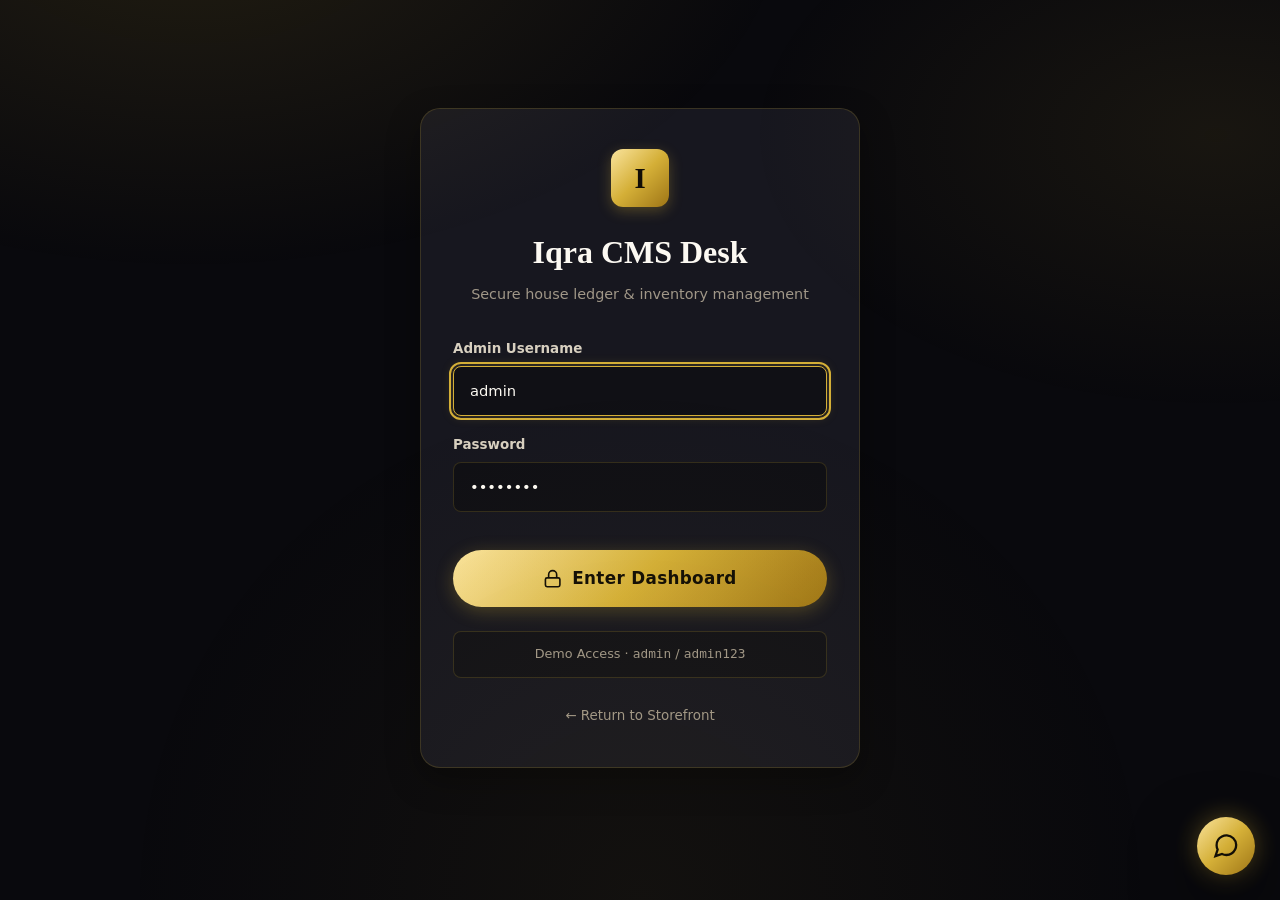
<file: admin-login.html>
<!DOCTYPE html>
<html lang="en" data-theme="dark">
<head>
  <meta charset="UTF-8">
  <meta name="viewport" content="width=device-width, initial-scale=1.0">
  <meta name="description" content="CMS Login · Iqra Online Mart">
  <meta name="theme-color" content="#09090d">
  <title>CMS Portal Login · Iqra Mart</title>
  <link rel="stylesheet" href="styles.css">
</head>
<body class="auth-page" style="display:grid;place-items:center;min-height:100vh;padding:1.5rem">

  <div class="checkout-card" style="width:min(440px, 100%);padding:2.5rem 2rem;text-align:center">
    <div class="logo-mark" style="width:58px;height:58px;font-size:1.8rem;margin:0 auto 1.25rem">I</div>
    <h1 style="font-family:var(--serif);font-size:2rem;margin-bottom:0.35rem">Iqra CMS Desk</h1>
    <p style="color:var(--muted);font-size:0.9rem;margin-bottom:2rem">Secure house ledger & inventory management</p>

    <form id="loginForm" style="text-align:left">
      <div class="form-group">
        <label class="form-label">Admin Username</label>
        <input class="form-input" name="username" id="adminUserField" value="admin" required autofocus>
      </div>

      <div class="form-group">
        <label class="form-label">Password</label>
        <input class="form-input" name="password" id="adminPassField" type="password" value="admin123" required>
      </div>

      <button class="btn btn-lg" style="width:100%;margin-top:1.25rem"><svg class="svg-icon" viewBox="0 0 24 24"><rect x="3" y="11" width="18" height="11" rx="2" stroke="currentColor" stroke-width="2" fill="none"/><path d="M7 11V7a5 5 0 0110 0v4" stroke="currentColor" stroke-width="2" fill="none"/></svg> Enter Dashboard</button>
    </form>

    <div style="background:var(--bg-elev);border:1px solid var(--line);border-radius:var(--radius-sm);padding:0.75rem;margin-top:1.5rem;font-size:0.8rem;color:var(--muted)">
      Demo Access · <code>admin</code> / <code>admin123</code>
    </div>

    <div style="margin-top:1.5rem">
      <a href="index.html" class="btn-ghost btn-sm">← Return to Storefront</a>
    </div>
  </div>

  <script src="script.js"></script>
</body>
</html>
</file>
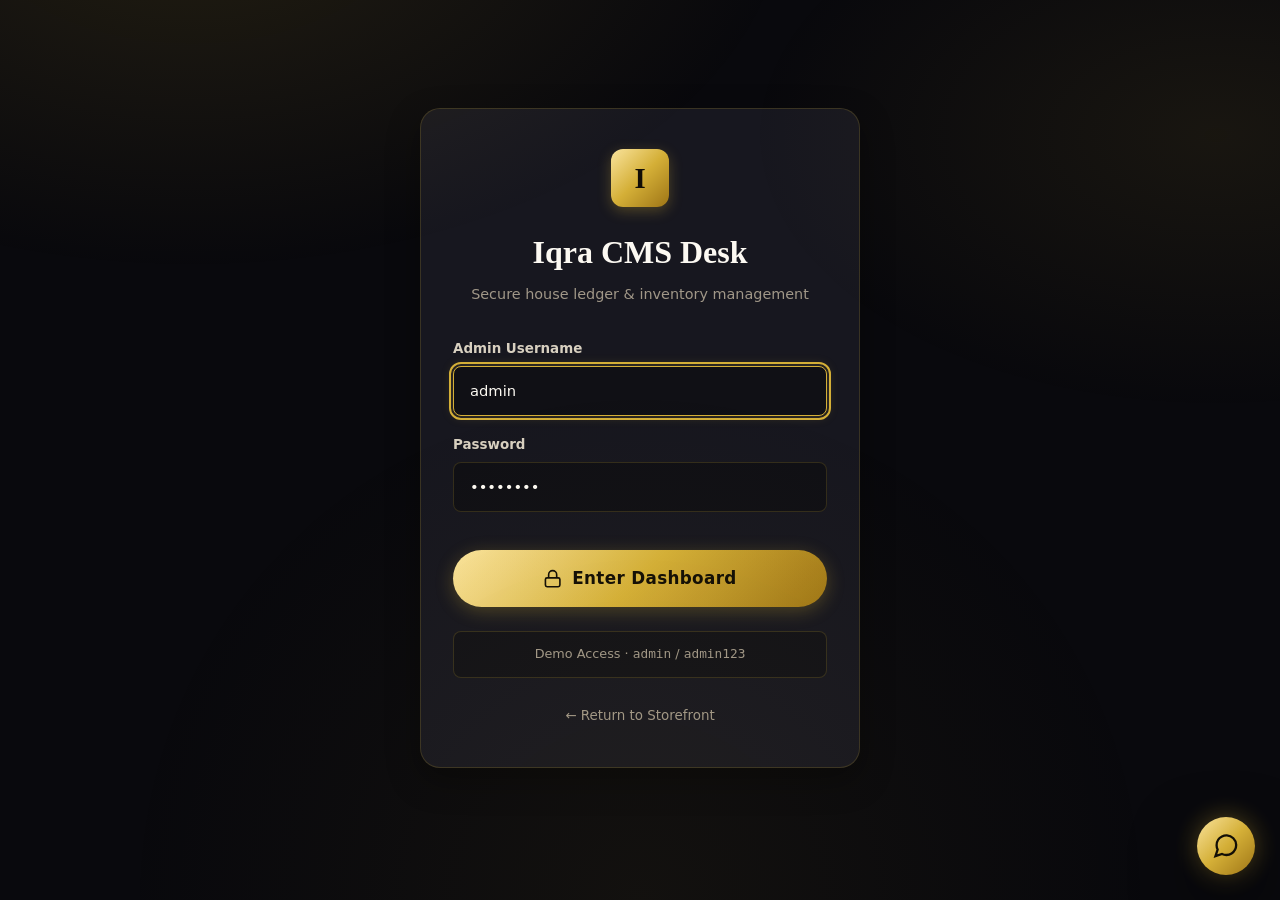
<file: admin.html>
<!DOCTYPE html>
<html lang="en" data-theme="dark">
<head>
  <meta charset="UTF-8">
  <meta name="viewport" content="width=device-width, initial-scale=1.0">
  <meta name="description" content="CMS Dashboard · Iqra Online Mart">
  <meta name="theme-color" content="#09090d">
  <title>CMS Management Desk · Iqra Mart</title>
  <link rel="stylesheet" href="styles.css">
</head>
<body>

  <div class="admin-layout">
    <!-- Mobile Sidebar Button -->
    <button id="adminSidebarToggle" class="icon-btn" style="position:fixed;bottom:20px;left:20px;z-index:99;box-shadow:var(--shadow-lg)" aria-label="Open sidebar">
      <svg class="svg-icon" viewBox="0 0 24 24"><path d="M3 12h18M3 6h18M3 18h18" stroke="currentColor" stroke-width="2" stroke-linecap="round" fill="none"/></svg>
    </button>

    <!-- Admin Sidebar -->
    <aside class="admin-sidebar">
      <div class="admin-logo">
        <div class="logo-mark" style="width:36px;height:36px;font-size:1.1rem">I</div>
        <span>Iqra House CMS</span>
        <button id="adminSidebarClose" class="modal-close" style="position:static;margin-left:auto;width:28px;height:28px;font-size:0.8rem"><svg class="svg-icon" viewBox="0 0 24 24"><path d="M18 6L6 18M6 6l12 12" stroke="currentColor" stroke-width="2" stroke-linecap="round" fill="none"/></svg></button>
      </div>

      <nav>
        <ul class="admin-nav">
          <li><button class="admin-nav-item active" data-section="dashboard">📊 Dashboard</button></li>
          <li><button class="admin-nav-item" data-section="products">📦 Products</button></li>
          <li><button class="admin-nav-item" data-section="categories">🏷️ Categories</button></li>
          <li><button class="admin-nav-item" data-section="orders">🛍️ Orders</button></li>
          <li><button class="admin-nav-item" data-section="coupons">🎟️ Coupons</button></li>
          <li><button class="admin-nav-item" data-section="posts">✍️ Journal</button></li>
          <li><button class="admin-nav-item" data-section="testimonials">💬 Testimonials</button></li>
          <li><button class="admin-nav-item" data-section="subscribers">📬 Subscribers</button></li>
          <li><button class="admin-nav-item" data-section="messages">💬 Inquiries</button></li>
          <li><button class="admin-nav-item" data-section="pages">📄 Page Copy</button></li>
          <li><button class="admin-nav-item" data-section="settings">⚙️ Settings</button></li>
          <li style="margin-top:1.5rem"><a href="index.html" class="admin-nav-item" target="_blank">🌐 View Store</a></li>
          <li><button class="admin-nav-item" id="adminLogout" style="color:var(--danger)">🚪 Log Out</button></li>
        </ul>
      </nav>
    </aside>

    <!-- Main Content -->
    <main class="admin-main">

      <!-- Section: Dashboard -->
      <section class="admin-content-section" id="section-dashboard">
        <div class="admin-header">
          <div>
            <h1>Dashboard Overview</h1>
            <p style="color:var(--muted)">Operational performance and financial metrics</p>
          </div>
          <div style="display:flex;gap:0.75rem">
            <button class="btn btn-outline btn-sm" id="exportDbBtn">💾 Backup JSON</button>
            <button id="themeToggle" class="icon-btn" style="width:36px;height:36px" title="Theme"><svg class="svg-icon" viewBox="0 0 24 24"><path d="M21 12.79A9 9 0 1111.21 3 7 7 0 0021 12.79z" stroke="currentColor" stroke-width="2" fill="none"/></svg></button>
          </div>
        </div>

        <div class="admin-stats-grid" id="adminStats"></div>

        <!-- SVG Analytics Chart -->
        <div class="checkout-card" style="margin-bottom:2rem">
          <div style="display:flex;justify-content:space-between;align-items:center;margin-bottom:1.5rem">
            <h3>Sales & Revenue Trajectory</h3>
            <span style="font-size:0.8rem;color:var(--muted)">2026 Fiscal Trend (30 Days)</span>
          </div>
          <svg viewBox="0 0 700 160" style="width:100%;height:auto;overflow:visible">
            <defs>
              <linearGradient id="chartGrad" x1="0" y1="0" x2="0" y2="1">
                <stop offset="0%" stop-color="#d4af37" stop-opacity="0.35"/>
                <stop offset="100%" stop-color="#d4af37" stop-opacity="0"/>
              </linearGradient>
            </defs>
            <path d="M0,130 C100,110 180,140 280,70 C380,20 480,90 580,40 C640,10 680,25 700,20 L700,160 L0,160 Z" fill="url(#chartGrad)"/>
            <path d="M0,130 C100,110 180,140 280,70 C380,20 480,90 580,40 C640,10 680,25 700,20" fill="none" stroke="#d4af37" stroke-width="3" stroke-linecap="round"/>
            <circle cx="280" cy="70" r="5" fill="#d4af37"/>
            <circle cx="580" cy="40" r="5" fill="#d4af37"/>
            <circle cx="700" cy="20" r="5" fill="#d4af37"/>
          </svg>
        </div>

        <div class="checkout-grid" style="grid-template-columns:1fr 1fr">
          <div class="checkout-card">
            <h3 style="margin-bottom:1rem">Recent Orders</h3>
            <div id="recentOrders"></div>
          </div>
          <div class="checkout-card">
            <h3 style="margin-bottom:1rem">Inventory Status</h3>
            <p style="color:var(--muted);font-size:0.9rem">Manage low stock notifications and automatic restocking thresholds from the Products tab.</p>
          </div>
        </div>
      </section>

      <!-- Section: Products -->
      <section class="admin-content-section" id="section-products" style="display:none">
        <div class="admin-header">
          <div>
            <h1>Products Catalog</h1>
            <p style="color:var(--muted)">Manage SKU pricing, variants, inventory and descriptions</p>
          </div>
          <div style="display:flex;gap:0.75rem">
            <input class="form-input" id="productSearch" placeholder="Search catalog..." style="width:220px">
            <button class="btn" data-open-modal="productModal">+ Add Product</button>
          </div>
        </div>

        <div class="checkout-card" style="padding:0;overflow-x:auto">
          <table class="admin-table">
            <thead>
              <tr><th></th><th>Name & SKU</th><th>Category</th><th>Price</th><th>Status</th><th>Stock</th><th>Actions</th></tr>
            </thead>
            <tbody id="productsTableBody"></tbody>
          </table>
        </div>
      </section>

      <!-- Section: Categories -->
      <section class="admin-content-section" id="section-categories" style="display:none">
        <div class="admin-header">
          <div>
            <h1>Collections & Categories</h1>
            <p style="color:var(--muted)">Curate store departments and icons</p>
          </div>
          <button class="btn" data-open-modal="categoryModal">+ Add Category</button>
        </div>

        <div class="checkout-card" style="padding:0;overflow-x:auto">
          <table class="admin-table">
            <thead>
              <tr><th>Icon</th><th>Category Name</th><th>Description</th><th>SKUs</th><th>Actions</th></tr>
            </thead>
            <tbody id="categoriesTableBody"></tbody>
          </table>
        </div>
      </section>

      <!-- Section: Orders -->
      <section class="admin-content-section" id="section-orders" style="display:none">
        <div class="admin-header">
          <div>
            <h1>Order Ledger</h1>
            <p style="color:var(--muted)">Track customer shipments, update fulfillment status, and generate invoices</p>
          </div>
        </div>

        <div class="checkout-card" style="padding:0;overflow-x:auto">
          <table class="admin-table">
            <thead>
              <tr><th>Order ID</th><th>Customer</th><th>Date</th><th>Items</th><th>Total</th><th>Status</th><th>Actions</th></tr>
            </thead>
            <tbody id="ordersTableBody"></tbody>
          </table>
        </div>
      </section>

      <!-- Section: Coupons -->
      <section class="admin-content-section" id="section-coupons" style="display:none">
        <div class="admin-header">
          <div>
            <h1>Promo Coupons</h1>
            <p style="color:var(--muted)">Discount codes and seasonal campaigns</p>
          </div>
          <button class="btn" data-open-modal="couponModal">+ Create Coupon</button>
        </div>

        <div class="checkout-card" style="padding:0;overflow-x:auto">
          <table class="admin-table">
            <thead>
              <tr><th>Code</th><th>Discount</th><th>Min Order</th><th>Description</th><th>Actions</th></tr>
            </thead>
            <tbody id="couponsTableBody"></tbody>
          </table>
        </div>
      </section>

      <!-- Section: Journal Posts -->
      <section class="admin-content-section" id="section-posts" style="display:none">
        <div class="admin-header">
          <div>
            <h1>Journal & Articles</h1>
            <p style="color:var(--muted)">Publish editorial essays and announcements</p>
          </div>
          <button class="btn" data-open-modal="postModal">+ New Article</button>
        </div>

        <div class="checkout-card" style="padding:0;overflow-x:auto">
          <table class="admin-table">
            <thead>
              <tr><th>Title</th><th>Category</th><th>Date</th><th>Status</th><th>Actions</th></tr>
            </thead>
            <tbody id="postsTableBody"></tbody>
          </table>
        </div>
      </section>

      <!-- Section: Testimonials -->
      <section class="admin-content-section" id="section-testimonials" style="display:none">
        <div class="admin-header">
          <div>
            <h1>Customer Testimonials</h1>
            <p style="color:var(--muted)">Manage homepage client reviews</p>
          </div>
          <button class="btn" data-open-modal="testimonialModal">+ Add Testimonial</button>
        </div>

        <div class="checkout-card" style="padding:0;overflow-x:auto">
          <table class="admin-table">
            <thead>
              <tr><th>Name</th><th>Role</th><th>Review Text</th><th>Rating</th><th>Actions</th></tr>
            </thead>
            <tbody id="testimonialsTableBody"></tbody>
          </table>
        </div>
      </section>

      <!-- Section: Subscribers -->
      <section class="admin-content-section" id="section-subscribers" style="display:none">
        <div class="admin-header">
          <div>
            <h1>Newsletter Subscribers</h1>
            <p style="color:var(--muted)">Active mailing list contacts</p>
          </div>
        </div>

        <div class="checkout-card" style="padding:0;overflow-x:auto">
          <table class="admin-table">
            <thead>
              <tr><th>Email Address</th><th>Status</th><th>Actions</th></tr>
            </thead>
            <tbody id="subscribersTableBody"></tbody>
          </table>
        </div>
      </section>

      <!-- Section: Messages -->
      <section class="admin-content-section" id="section-messages" style="display:none">
        <div class="admin-header">
          <div>
            <h1>Inquiries & Support Messages</h1>
            <p style="color:var(--muted)">Messages submitted through the contact desk</p>
          </div>
        </div>

        <div class="checkout-card" style="padding:0;overflow-x:auto">
          <table class="admin-table">
            <thead>
              <tr><th>From</th><th>Subject</th><th>Date</th><th>Actions</th></tr>
            </thead>
            <tbody id="messagesTableBody"></tbody>
          </table>
        </div>
      </section>

      <!-- Section: Page Copy -->
      <section class="admin-content-section" id="section-pages" style="display:none">
        <div class="admin-header">
          <div>
            <h1>Page Copy & Content</h1>
            <p style="color:var(--muted)">Modify homepage headlines, subtext, and about statements</p>
          </div>
        </div>

        <div class="checkout-card">
          <div style="display:flex;gap:1rem;margin-bottom:1.5rem;border-bottom:1px solid var(--line-faint)">
            <button class="pd-tab-btn active tab" data-page="hero">Hero Banner</button>
            <button class="pd-tab-btn tab" data-page="about">About Statement</button>
            <button class="pd-tab-btn tab" data-page="footer">Footer Tagline</button>
          </div>
          <form id="pagesForm">
            <div id="pageContent"></div>
            <button class="btn" style="margin-top:1.5rem">Save Content</button>
          </form>
        </div>
      </section>

      <!-- Section: Settings -->
      <section class="admin-content-section" id="section-settings" style="display:none">
        <div class="admin-header">
          <div>
            <h1>Store Settings</h1>
            <p style="color:var(--muted)">Global store configuration, thresholds, and administrative credentials</p>
          </div>
        </div>

        <div class="checkout-card">
          <form id="settingsForm">
            <div class="form-row">
              <div class="form-group"><label class="form-label">Storefront Name</label><input class="form-input" name="siteName"></div>
              <div class="form-group"><label class="form-label">Tagline</label><input class="form-input" name="tagline"></div>
            </div>
            <div class="form-row">
              <div class="form-group"><label class="form-label">House Motto</label><input class="form-input" name="motto"></div>
              <div class="form-group"><label class="form-label">Repository / Source URL</label><input class="form-input" name="repoUrl"></div>
            </div>
            <div class="form-row">
              <div class="form-group"><label class="form-label">Support Email</label><input class="form-input" name="email"></div>
              <div class="form-group"><label class="form-label">Support Phone</label><input class="form-input" name="phone"></div>
            </div>
            <div class="form-group"><label class="form-label">Physical Address</label><input class="form-input" name="address"></div>
            <div class="form-row">
              <div class="form-group"><label class="form-label">Default Base Currency</label><input class="form-input" name="currency"></div>
              <div class="form-group"><label class="form-label">Free Shipping Threshold (BDT)</label><input class="form-input" name="freeShippingThreshold" type="number"></div>
            </div>
            <div class="form-row">
              <div class="form-group"><label class="form-label">Admin Username</label><input class="form-input" name="adminUsername"></div>
              <div class="form-group"><label class="form-label">New Password (leave empty to keep current)</label><input class="form-input" name="adminPassword" type="password"></div>
            </div>
            <button class="btn" style="margin-top:1.5rem">Save Store Settings</button>
          </form>
        </div>
      </section>

    </main>
  </div>

  <!-- Product Modal -->
  <div id="productModal" class="modal">
    <div class="modal-content modal-lg">
      <button class="modal-close" data-close-modal><svg class="svg-icon" viewBox="0 0 24 24"><path d="M18 6L6 18M6 6l12 12" stroke="currentColor" stroke-width="2" stroke-linecap="round" fill="none"/></svg></button>
      <h2 style="font-family:var(--serif);margin-bottom:1.25rem">Product Specification</h2>
      <form id="productForm">
        <input type="hidden" name="id">
        <div class="form-row">
          <div class="form-group"><label class="form-label">Product Name (English)</label><input class="form-input" name="name" required></div>
          <div class="form-group"><label class="form-label">Category</label><select class="form-select" name="category" required></select></div>
        </div>
        <div class="form-row">
          <div class="form-group"><label class="form-label">Price (BDT)</label><input class="form-input" name="price" type="number" required></div>
          <div class="form-group"><label class="form-label">Old Price (Regular)</label><input class="form-input" name="oldPrice" type="number"></div>
        </div>
        <div class="form-group"><label class="form-label">Badge</label>
          <select class="form-select" name="badge">
            <option value="">None</option>
            <option value="new">New</option>
            <option value="sale">Sale</option>
            <option value="hot">Hot</option>
            <option value="featured">Featured</option>
          </select>
        </div>
        <div class="form-group"><label class="form-label">Description (English)</label><textarea class="form-textarea" name="description" required></textarea></div>
        <div class="form-group"><label class="form-label">Description (বাংলা)</label><textarea class="form-textarea" name="descriptionBn"></textarea></div>
        <div class="form-row-3">
          <div class="form-group"><label class="form-label">Stock Units</label><input class="form-input" name="stock" type="number" required></div>
          <div class="form-group"><label class="form-label">Rating (1.0–5.0)</label><input class="form-input" name="rating" type="number" step="0.1" min="1" max="5" required></div>
          <div class="form-group"><label class="form-label">Featured on Home</label>
            <select class="form-select" name="featured">
              <option value="false">No</option>
              <option value="true">Yes</option>
            </select>
          </div>
        </div>
        <button class="btn btn-lg" style="width:100%;margin-top:1rem">Save Product</button>
      </form>
    </div>
  </div>

  <!-- Category Modal -->
  <div id="categoryModal" class="modal">
    <div class="modal-content">
      <button class="modal-close" data-close-modal><svg class="svg-icon" viewBox="0 0 24 24"><path d="M18 6L6 18M6 6l12 12" stroke="currentColor" stroke-width="2" stroke-linecap="round" fill="none"/></svg></button>
      <h2 style="font-family:var(--serif);margin-bottom:1.25rem">Collection Category</h2>
      <form id="categoryForm">
        <input type="hidden" name="id">
        <div class="form-group"><label class="form-label">Category Name</label><input class="form-input" name="name" required></div>
        <div class="form-group"><label class="form-label">Description</label><textarea class="form-textarea" name="description" required></textarea></div>
        <button class="btn btn-lg" style="width:100%;margin-top:1rem">Save Category</button>
      </form>
    </div>
  </div>

  <!-- Coupon Modal -->
  <div id="couponModal" class="modal">
    <div class="modal-content">
      <button class="modal-close" data-close-modal><svg class="svg-icon" viewBox="0 0 24 24"><path d="M18 6L6 18M6 6l12 12" stroke="currentColor" stroke-width="2" stroke-linecap="round" fill="none"/></svg></button>
      <h2 style="font-family:var(--serif);margin-bottom:1.25rem">Promo Coupon</h2>
      <form id="couponForm">
        <div class="form-group"><label class="form-label">Coupon Code (Uppercase)</label><input class="form-input" name="code" placeholder="EID2026" required></div>
        <div class="form-row">
          <div class="form-group"><label class="form-label">Discount Type</label>
            <select class="form-select" name="type" required>
              <option value="percent">Percentage (%)</option>
              <option value="fixed">Fixed Amount (BDT)</option>
              <option value="shipping">Free Shipping</option>
            </select>
          </div>
          <div class="form-group"><label class="form-label">Value</label><input class="form-input" name="value" type="number" required></div>
        </div>
        <div class="form-group"><label class="form-label">Min Order Requirement</label><input class="form-input" name="minOrder" type="number" value="500" required></div>
        <div class="form-group"><label class="form-label">Description</label><input class="form-input" name="description" required></div>
        <button class="btn btn-lg" style="width:100%;margin-top:1rem">Create Coupon</button>
      </form>
    </div>
  </div>

  <!-- Post Modal -->
  <div id="postModal" class="modal">
    <div class="modal-content modal-lg">
      <button class="modal-close" data-close-modal><svg class="svg-icon" viewBox="0 0 24 24"><path d="M18 6L6 18M6 6l12 12" stroke="currentColor" stroke-width="2" stroke-linecap="round" fill="none"/></svg></button>
      <h2 style="font-family:var(--serif);margin-bottom:1.25rem">Journal Story</h2>
      <form id="postForm">
        <input type="hidden" name="id">
        <div class="form-group"><label class="form-label">Title</label><input class="form-input" name="title" required></div>
        <div class="form-row">
          <div class="form-group"><label class="form-label">Category</label><input class="form-input" name="category" required></div>
          <div class="form-group"><label class="form-label">Estimated Read Time</label><input class="form-input" name="readTime" value="4 min" required></div>
        </div>
        <div class="form-group"><label class="form-label">Short Excerpt</label><textarea class="form-textarea" name="excerpt" required></textarea></div>
        <div class="form-group"><label class="form-label">Article Body HTML</label><textarea class="form-textarea" name="content" style="min-height:160px" required></textarea></div>
        <div class="form-group"><label class="form-label">Publication Status</label>
          <select class="form-select" name="status">
            <option value="published">Published</option>
            <option value="draft">Draft</option>
          </select>
        </div>
        <button class="btn btn-lg" style="width:100%;margin-top:1rem">Save Article</button>
      </form>
    </div>
  </div>

  <!-- Testimonial Modal -->
  <div id="testimonialModal" class="modal">
    <div class="modal-content">
      <button class="modal-close" data-close-modal><svg class="svg-icon" viewBox="0 0 24 24"><path d="M18 6L6 18M6 6l12 12" stroke="currentColor" stroke-width="2" stroke-linecap="round" fill="none"/></svg></button>
      <h2 style="font-family:var(--serif);margin-bottom:1.25rem">Client Review</h2>
      <form id="testimonialForm">
        <input type="hidden" name="id">
        <div class="form-row">
          <div class="form-group"><label class="form-label">Client Name</label><input class="form-input" name="name" required></div>
          <div class="form-group"><label class="form-label">Role / Location</label><input class="form-input" name="role" required></div>
        </div>
        <div class="form-group"><label class="form-label">Testimonial Text</label><textarea class="form-textarea" name="text" required></textarea></div>
        <div class="form-row">
          <div class="form-group"><label class="form-label">Rating (1–5)</label><input class="form-input" name="rating" type="number" min="1" max="5" value="5" required></div>
          <div class="form-group"><label class="form-label">Initials (2 letters)</label><input class="form-input" name="initials" maxlength="3" required></div>
        </div>
        <button class="btn btn-lg" style="width:100%;margin-top:1rem">Save Testimonial</button>
      </form>
    </div>
  </div>

  <!-- Order Detail Modal -->
  <div id="orderModal" class="modal">
    <div class="modal-content modal-lg">
      <button class="modal-close" data-close-modal><svg class="svg-icon" viewBox="0 0 24 24"><path d="M18 6L6 18M6 6l12 12" stroke="currentColor" stroke-width="2" stroke-linecap="round" fill="none"/></svg></button>
      <div id="orderContent"></div>
    </div>
  </div>

  <script src="script.js"></script>
</body>
</html>
</file>
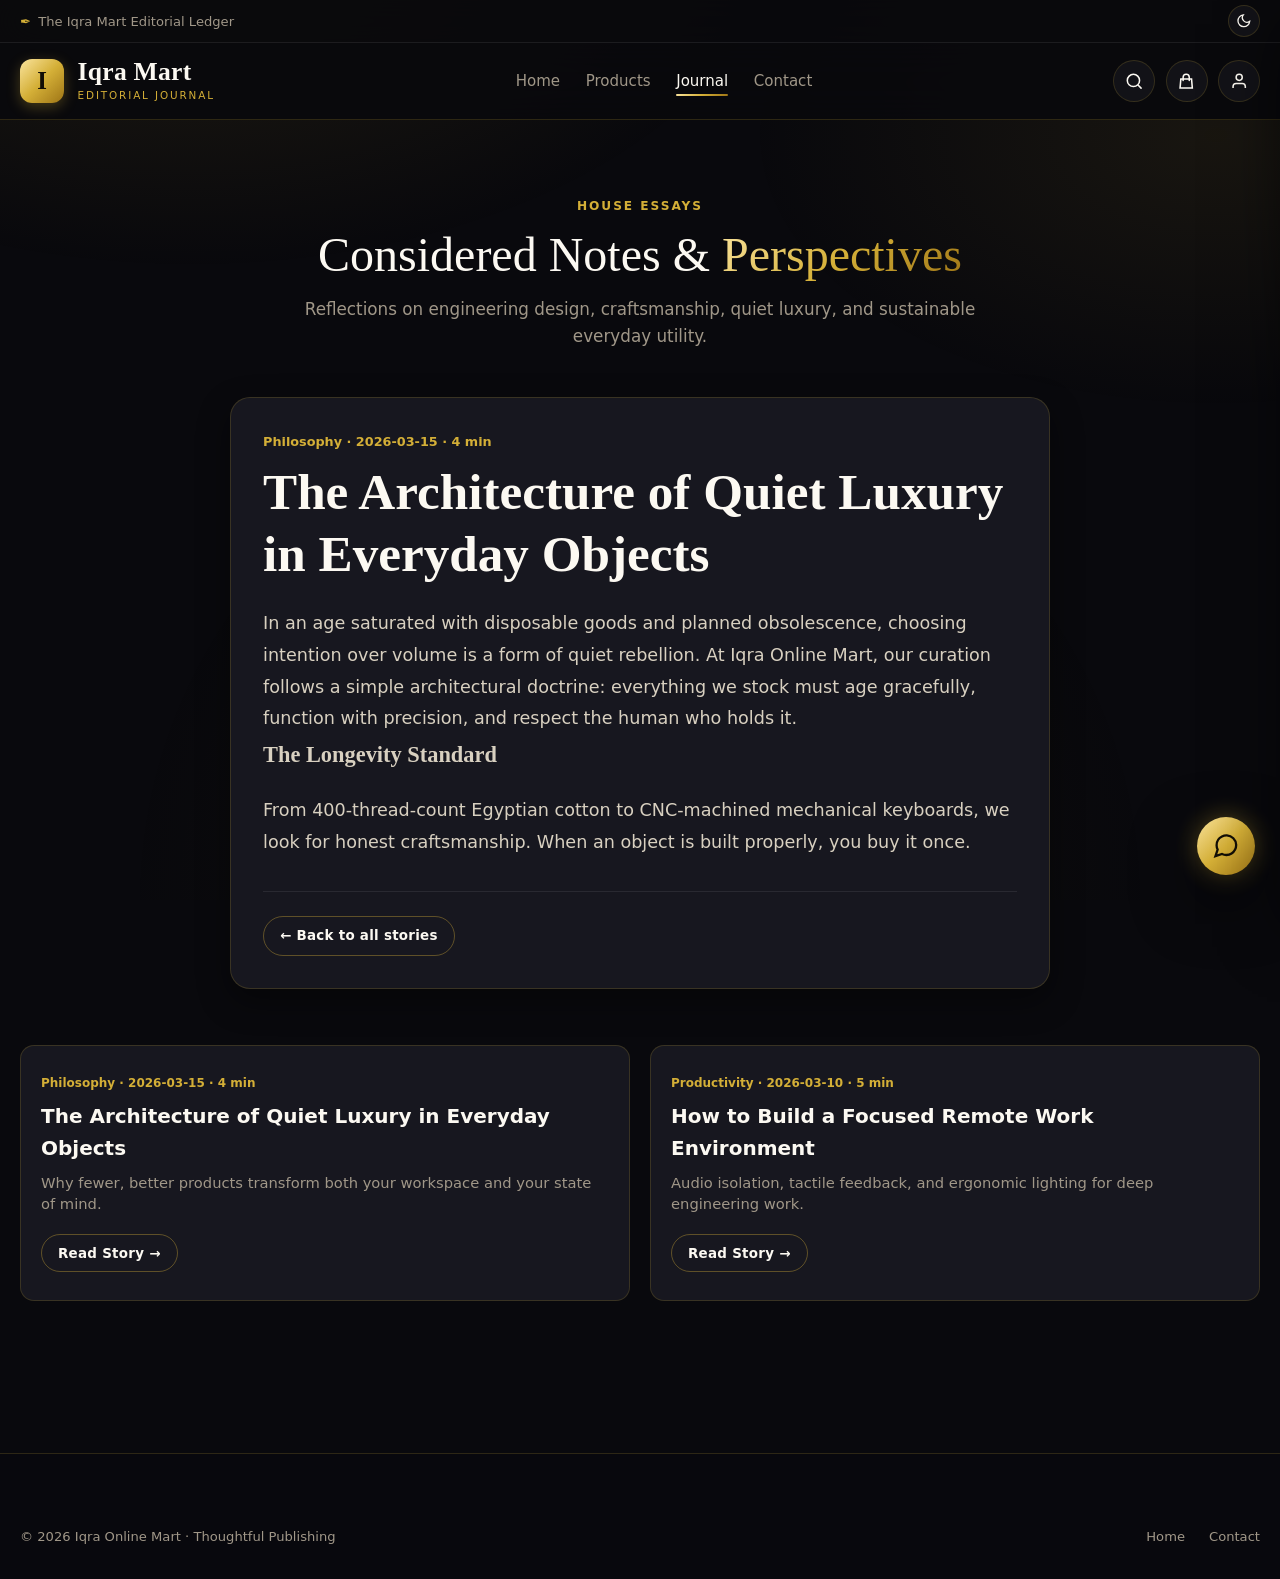
<file: blog.html>
<!DOCTYPE html>
<html lang="en" data-theme="dark">
<head>
  <meta charset="UTF-8">
  <meta name="viewport" content="width=device-width, initial-scale=1.0">
  <meta name="description" content="Editorial Journal & Essays · Iqra Online Mart">
  <meta name="theme-color" content="#09090d">
  <title>Journal · Iqra Online Mart</title>
  <link rel="stylesheet" href="styles.css">
</head>
<body>

  <!-- Topbar -->
  <div class="topbar">
    <div class="container topbar-inner">
      <div class="topbar-info">
        <span><span class="gold">✒️</span> The Iqra Mart Editorial Ledger</span>
      </div>
      <div class="topbar-actions">
        <button id="themeToggle" class="icon-btn" style="width:32px;height:32px;font-size:0.85rem" title="Toggle Theme">
          <svg class="svg-icon" viewBox="0 0 24 24"><path d="M21 12.79A9 9 0 1111.21 3 7 7 0 0021 12.79z" stroke="currentColor" stroke-width="2" fill="none"/></svg>
        </button>
      </div>
    </div>
  </div>

  <!-- Header -->
  <header>
    <div class="container header-inner">
      <a href="index.html" class="logo">
        <div class="logo-mark">I</div>
        <div>
          <div class="logo-text">Iqra Mart</div>
          <div class="logo-sub">Editorial Journal</div>
        </div>
      </a>
      <nav>
        <ul class="nav-links">
          <li><a href="index.html">Home</a></li>
          <li><a href="index.html#products">Products</a></li>
          <li><a href="blog.html" class="active">Journal</a></li>
          <li><a href="contact.html">Contact</a></li>
        </ul>
      </nav>
      <div class="header-actions">
        <button id="searchBtn" class="icon-btn" title="Search"><svg class="svg-icon" viewBox="0 0 24 24"><path d="M21 21l-4.35-4.35M19 11a8 8 0 11-16 0 8 8 0 0116 0z" stroke="currentColor" stroke-width="2" stroke-linecap="round" stroke-linejoin="round" fill="none"/></svg></button>
        <button id="cartBtn" class="icon-btn" title="Bag"><svg class="svg-icon" viewBox="0 0 24 24"><path d="M16 11V7a4 4 0 00-8 0v4M5 9h14l1 12H4L5 9z" stroke="currentColor" stroke-width="2" stroke-linecap="round" fill="none"/></svg><span class="cart-badge" style="display:none">0</span></button>
        <a href="account.html" class="icon-btn" title="Account"><svg class="svg-icon" viewBox="0 0 24 24"><path d="M20 21v-2a4 4 0 00-4-4H8a4 4 0 00-4 4v2M12 11a4 4 0 100-8 4 4 0 000 8z" stroke="currentColor" stroke-width="2" fill="none"/></svg></a>
      </div>
    </div>
  </header>

  <!-- Journal Main Section -->
  <section class="section">
    <div class="container">
      <div class="section-header">
        <div class="section-tag">House Essays</div>
        <h2 class="section-title">Considered Notes & <span class="gradient-text">Perspectives</span></h2>
        <p class="section-subtitle">Reflections on engineering design, craftsmanship, quiet luxury, and sustainable everyday utility.</p>
      </div>

      <div id="blogReader" style="margin-bottom:3.5rem"></div>
      <div class="categories-grid" id="blogList" style="grid-template-columns:repeat(auto-fit, minmax(320px, 1fr))"></div>
    </div>
  </section>

  <!-- Footer -->
  <footer>
    <div class="container">
      <div class="footer-bottom" style="border:0;padding:0">
        <div>© 2026 Iqra Online Mart · Thoughtful Publishing</div>
        <div class="footer-bottom-links">
          <a href="index.html">Home</a>
          <a href="contact.html">Contact</a>
        </div>
      </div>
    </div>
  </footer>

  <!-- Slide-Over Shopping Cart Drawer -->
  <div id="cartDrawerOverlay" class="cart-drawer-overlay"></div>
  <div id="cartDrawer" class="cart-drawer">
    <div class="cart-drawer-header">
      <h3><svg class="svg-icon gold" viewBox="0 0 24 24"><path d="M16 11V7a4 4 0 00-8 0v4M5 9h14l1 12H4L5 9z" stroke="currentColor" stroke-width="2" stroke-linecap="round" fill="none"/></svg> Shopping Bag</h3>
      <button id="cartClose" class="modal-close" style="position:static"><svg class="svg-icon" viewBox="0 0 24 24"><path d="M18 6L6 18M6 6l12 12" stroke="currentColor" stroke-width="2" stroke-linecap="round" fill="none"/></svg></button>
    </div>
    <div class="cart-drawer-body" id="cartDrawerBody"></div>
    <div class="cart-drawer-footer">
      <div class="cart-total-row grand-total"><span>Total</span><span class="gold" id="cartTotalValue">৳0</span></div>
      <button id="checkoutBtn" class="btn btn-lg" style="width:100%"><svg class="svg-icon" viewBox="0 0 24 24"><rect x="3" y="11" width="18" height="11" rx="2" stroke="currentColor" stroke-width="2" fill="none"/><path d="M7 11V7a5 5 0 0110 0v4" stroke="currentColor" stroke-width="2" fill="none"/></svg> Checkout</button>
    </div>
  </div>

  <script src="script.js"></script>
</body>
</html>
</file>
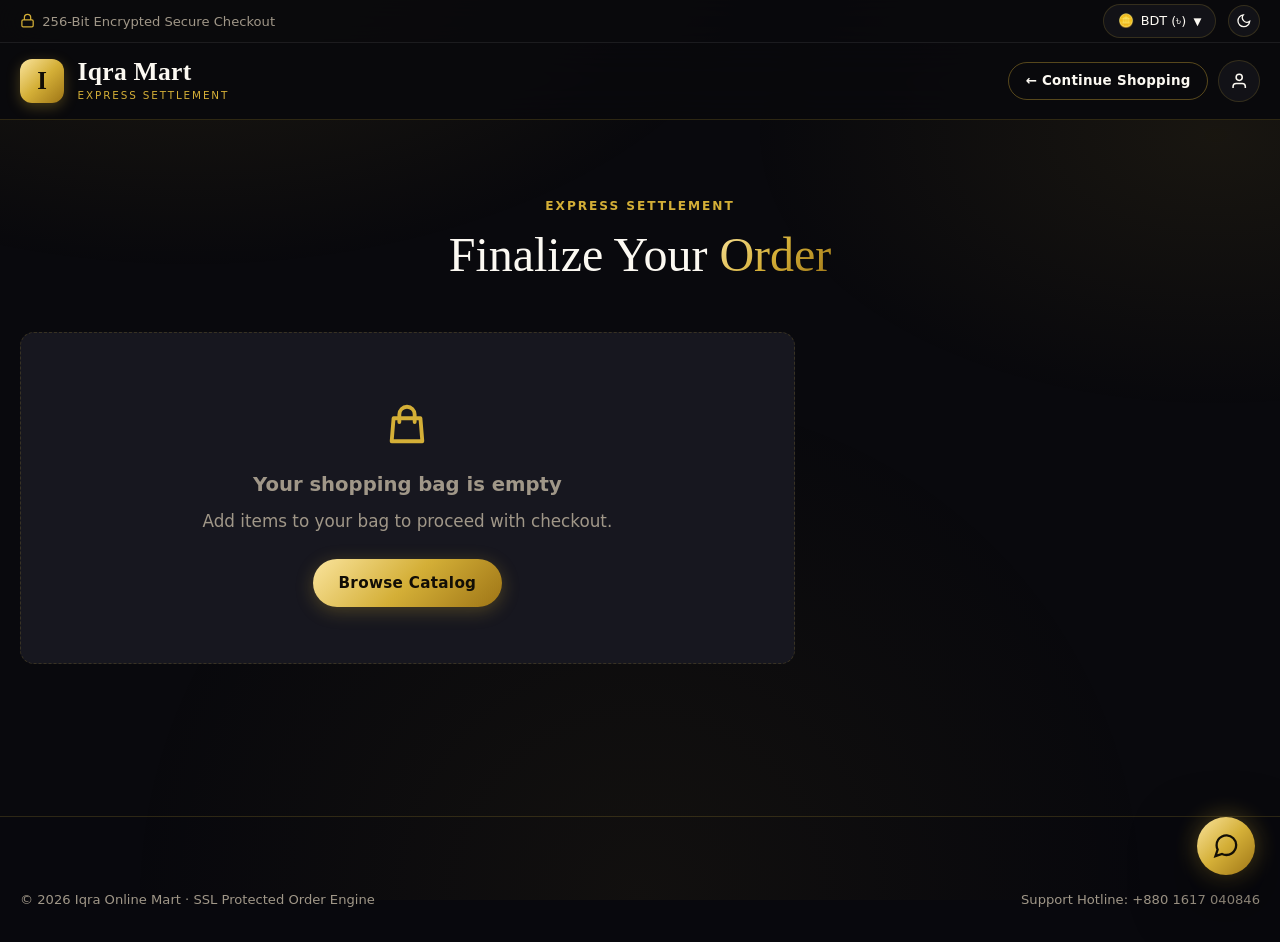
<file: checkout.html>
<!DOCTYPE html>
<html lang="en" data-theme="dark">
<head>
  <meta charset="UTF-8">
  <meta name="viewport" content="width=device-width, initial-scale=1.0">
  <meta name="description" content="Secure Checkout · Iqra Online Mart">
  <meta name="theme-color" content="#09090d">
  <title>Checkout · Iqra Online Mart</title>
  <link rel="stylesheet" href="styles.css">
</head>
<body>

  <!-- Topbar -->
  <div class="topbar">
    <div class="container topbar-inner">
      <div class="topbar-info">
        <span><svg class="svg-icon gold" viewBox="0 0 24 24"><rect x="3" y="11" width="18" height="11" rx="2" stroke="currentColor" stroke-width="2" fill="none"/><path d="M7 11V7a5 5 0 0110 0v4" stroke="currentColor" stroke-width="2" fill="none"/></svg> 256-Bit Encrypted Secure Checkout</span>
      </div>
      <div class="topbar-actions">
        <!-- Currency Dropdown -->
        <div class="select-dropdown-wrap" id="currencyDropdownWrap">
          <button class="select-trigger-btn" id="currencyBtn">
            <span class="gold">🪙</span> <span id="currentCurrencyLabel">BDT (৳)</span> <span style="font-size:0.65rem">▼</span>
          </button>
          <div class="dropdown-menu">
            <button class="dropdown-item currency-option active" data-cur="BDT"><span>BDT</span> <strong>৳</strong></button>
            <button class="dropdown-item currency-option" data-cur="USD"><span>USD</span> <strong>$</strong></button>
            <button class="dropdown-item currency-option" data-cur="EUR"><span>EUR</span> <strong>€</strong></button>
            <button class="dropdown-item currency-option" data-cur="GBP"><span>GBP</span> <strong>£</strong></button>
            <button class="dropdown-item currency-option" data-cur="SAR"><span>SAR</span> <strong>﷼</strong></button>
            <button class="dropdown-item currency-option" data-cur="AED"><span>AED</span> <strong>د.إ</strong></button>
            <button class="dropdown-item currency-option" data-cur="INR"><span>INR</span> <strong>₹</strong></button>
          </div>
        </div>

        <button id="themeToggle" class="icon-btn" style="width:32px;height:32px;font-size:0.85rem" title="Toggle Theme">
          <svg class="svg-icon" viewBox="0 0 24 24"><path d="M21 12.79A9 9 0 1111.21 3 7 7 0 0021 12.79z" stroke="currentColor" stroke-width="2" fill="none"/></svg>
        </button>
      </div>
    </div>
  </div>

  <!-- Header -->
  <header>
    <div class="container header-inner">
      <a href="index.html" class="logo">
        <div class="logo-mark">I</div>
        <div>
          <div class="logo-text">Iqra Mart</div>
          <div class="logo-sub">Express Settlement</div>
        </div>
      </a>
      <div class="header-actions">
        <a href="index.html#products" class="btn btn-outline btn-sm">← Continue Shopping</a>
        <a href="account.html" class="icon-btn" title="Account"><svg class="svg-icon" viewBox="0 0 24 24"><path d="M20 21v-2a4 4 0 00-4-4H8a4 4 0 00-4 4v2M12 11a4 4 0 100-8 4 4 0 000 8z" stroke="currentColor" stroke-width="2" fill="none"/></svg></a>
      </div>
    </div>
  </header>

  <!-- Checkout Section -->
  <section class="section">
    <div class="container">
      <div class="section-header">
        <div class="section-tag">Express Settlement</div>
        <h2 class="section-title">Finalize Your <span class="gradient-text">Order</span></h2>
      </div>

      <div class="checkout-grid">
        <div id="checkoutFormContainer"></div>
        <div id="checkoutSummary" class="checkout-summary"></div>
      </div>
    </div>
  </section>

  <!-- Footer -->
  <footer>
    <div class="container">
      <div class="footer-bottom" style="border:0;padding:0">
        <div>© 2026 Iqra Online Mart · SSL Protected Order Engine</div>
        <div class="footer-bottom-links">
          <a href="contact.html">Support Hotline: +880 1617 040846</a>
        </div>
      </div>
    </div>
  </footer>

  <script src="script.js"></script>
</body>
</html>
</file>
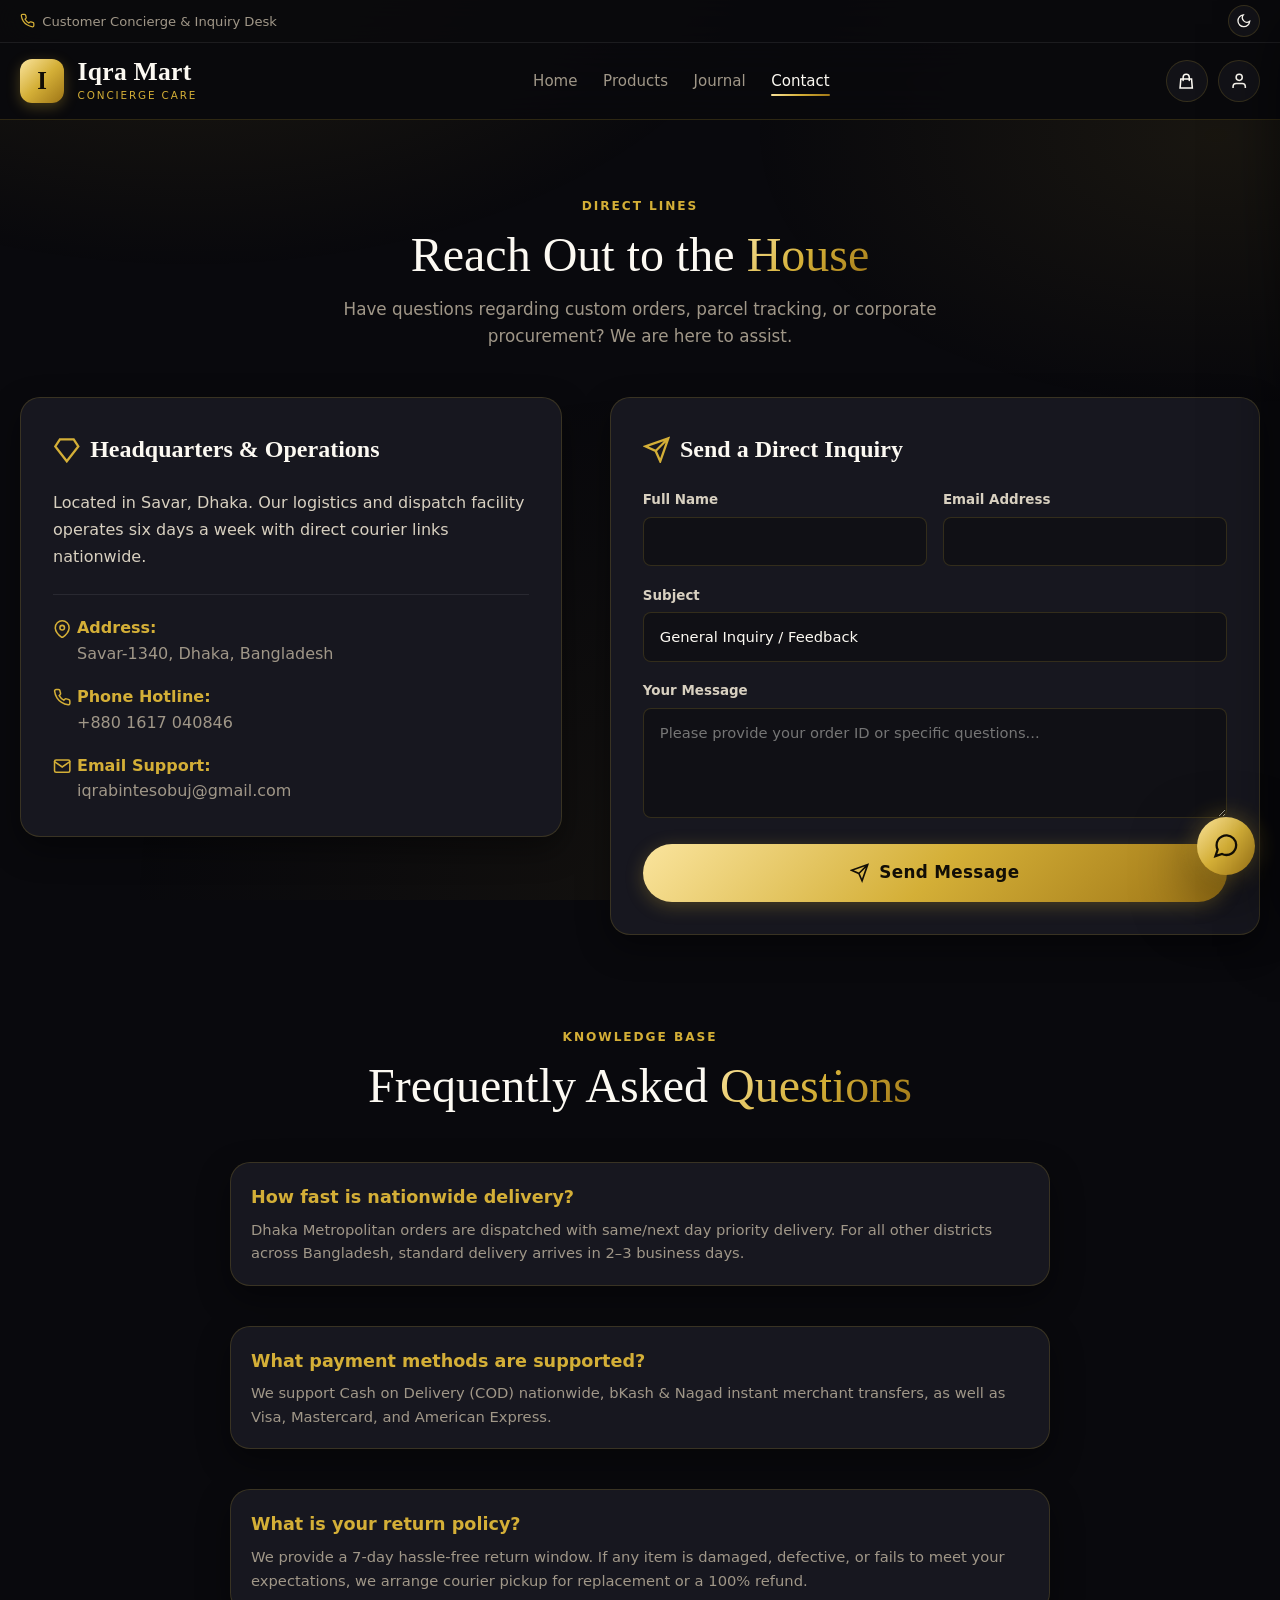
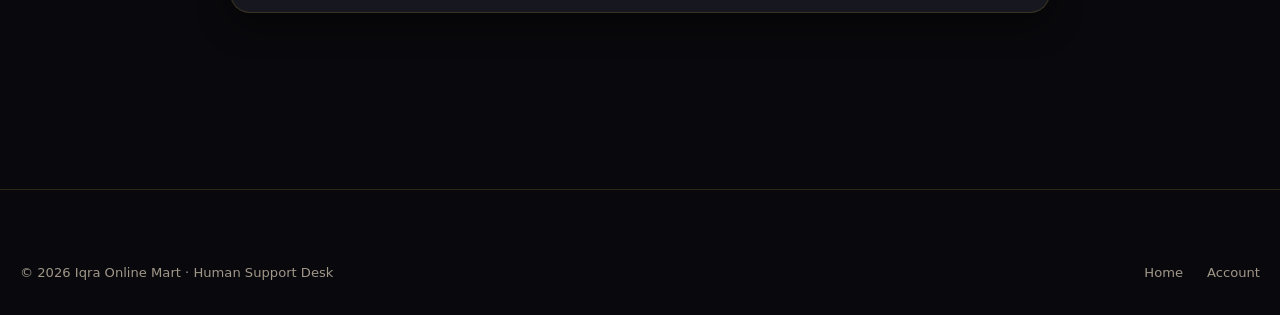
<file: contact.html>
<!DOCTYPE html>
<html lang="en" data-theme="dark">
<head>
  <meta charset="UTF-8">
  <meta name="viewport" content="width=device-width, initial-scale=1.0">
  <meta name="description" content="Customer Support & Contact · Iqra Online Mart">
  <meta name="theme-color" content="#09090d">
  <title>Contact & Support · Iqra Online Mart</title>
  <link rel="stylesheet" href="styles.css">
</head>
<body>

  <!-- Topbar -->
  <div class="topbar">
    <div class="container topbar-inner">
      <div class="topbar-info">
        <span><svg class="svg-icon gold" viewBox="0 0 24 24"><path d="M22 16.92v3a2 2 0 01-2.18 2 19.79 19.79 0 01-8.63-3.07 19.5 19.5 0 01-6-6 19.79 19.79 0 01-3.07-8.67A2 2 0 014.11 2h3a2 2 0 012 1.72 12.84 12.84 0 00.7 2.81 2 2 0 01-.45 2.11L8.09 9.91a16 16 0 006 6l1.27-1.27a2 2 0 012.11-.45 12.84 12.84 0 002.81.7A2 2 0 0122 16.92z" stroke="currentColor" stroke-width="2" fill="none"/></svg> Customer Concierge & Inquiry Desk</span>
      </div>
      <div class="topbar-actions">
        <button id="themeToggle" class="icon-btn" style="width:32px;height:32px;font-size:0.85rem" title="Toggle Theme">
          <svg class="svg-icon" viewBox="0 0 24 24"><path d="M21 12.79A9 9 0 1111.21 3 7 7 0 0021 12.79z" stroke="currentColor" stroke-width="2" fill="none"/></svg>
        </button>
      </div>
    </div>
  </div>

  <!-- Header -->
  <header>
    <div class="container header-inner">
      <a href="index.html" class="logo">
        <div class="logo-mark">I</div>
        <div>
          <div class="logo-text">Iqra Mart</div>
          <div class="logo-sub">Concierge Care</div>
        </div>
      </a>
      <nav>
        <ul class="nav-links">
          <li><a href="index.html">Home</a></li>
          <li><a href="index.html#products">Products</a></li>
          <li><a href="blog.html">Journal</a></li>
          <li><a href="contact.html" class="active">Contact</a></li>
        </ul>
      </nav>
      <div class="header-actions">
        <button id="cartBtn" class="icon-btn" title="Bag"><svg class="svg-icon" viewBox="0 0 24 24"><path d="M16 11V7a4 4 0 00-8 0v4M5 9h14l1 12H4L5 9z" stroke="currentColor" stroke-width="2" stroke-linecap="round" fill="none"/></svg><span class="cart-badge" style="display:none">0</span></button>
        <a href="account.html" class="icon-btn" title="Account"><svg class="svg-icon" viewBox="0 0 24 24"><path d="M20 21v-2a4 4 0 00-4-4H8a4 4 0 00-4 4v2M12 11a4 4 0 100-8 4 4 0 000 8z" stroke="currentColor" stroke-width="2" fill="none"/></svg></a>
      </div>
    </div>
  </header>

  <!-- Contact Section -->
  <section class="section">
    <div class="container">
      <div class="section-header">
        <div class="section-tag">Direct Lines</div>
        <h2 class="section-title">Reach Out to the <span class="gradient-text">House</span></h2>
        <p class="section-subtitle">Have questions regarding custom orders, parcel tracking, or corporate procurement? We are here to assist.</p>
      </div>

      <div class="checkout-grid" style="grid-template-columns:1fr 1.2fr;margin-bottom:4rem">
        <!-- Contact Card -->
        <div class="checkout-card">
          <h3 style="font-family:var(--serif);font-size:1.5rem;margin-bottom:1.25rem"><svg class="svg-icon gold" viewBox="0 0 24 24"><polygon points="6 3 18 3 22 9 12 22 2 9 6 3" stroke="currentColor" stroke-width="2" fill="none"/></svg> Headquarters & Operations</h3>
          <p style="color:var(--ink-secondary);line-height:1.7;margin-bottom:1.5rem">
            Located in Savar, Dhaka. Our logistics and dispatch facility operates six days a week with direct courier links nationwide.
          </p>

          <div style="display:flex;flex-direction:column;gap:1.1rem;border-top:1px solid var(--line-faint);padding-top:1.25rem">
            <div>
              <strong style="color:var(--gold)"><svg class="svg-icon" viewBox="0 0 24 24"><path d="M21 10c0 7-9 13-9 13s-9-6-9-13a9 9 0 0118 0z" stroke="currentColor" stroke-width="2" fill="none"/><circle cx="12" cy="10" r="3" stroke="currentColor" stroke-width="2" fill="none"/></svg> Address:</strong>
              <div style="margin-left:24px;color:var(--muted)" data-cms="address">Savar-1340, Dhaka, Bangladesh</div>
            </div>
            <div>
              <strong style="color:var(--gold)"><svg class="svg-icon" viewBox="0 0 24 24"><path d="M22 16.92v3a2 2 0 01-2.18 2 19.79 19.79 0 01-8.63-3.07 19.5 19.5 0 01-6-6 19.79 19.79 0 01-3.07-8.67A2 2 0 014.11 2h3a2 2 0 012 1.72 12.84 12.84 0 00.7 2.81 2 2 0 01-.45 2.11L8.09 9.91a16 16 0 006 6l1.27-1.27a2 2 0 012.11-.45 12.84 12.84 0 002.81.7A2 2 0 0122 16.92z" stroke="currentColor" stroke-width="2" fill="none"/></svg> Phone Hotline:</strong>
              <div style="margin-left:24px;color:var(--muted)" data-cms="phone">+880 1617 040846</div>
            </div>
            <div>
              <strong style="color:var(--gold)"><svg class="svg-icon" viewBox="0 0 24 24"><path d="M4 4h16c1.1 0 2 .9 2 2v12c0 1.1-.9 2-2 2H4c-1.1 0-2-.9-2-2V6c0-1.1.9-2 2-2z" stroke="currentColor" stroke-width="2" fill="none"/><path d="M22 6l-10 7L2 6" stroke="currentColor" stroke-width="2" stroke-linecap="round" fill="none"/></svg> Email Support:</strong>
              <div style="margin-left:24px;color:var(--muted)" data-cms="email">iqrabintesobuj@gmail.com</div>
            </div>
          </div>
        </div>

        <!-- Contact Form -->
        <form class="checkout-card" id="contactForm">
          <h3 style="font-family:var(--serif);font-size:1.5rem;margin-bottom:1.25rem"><svg class="svg-icon gold" viewBox="0 0 24 24"><path d="M22 2L11 13M22 2l-7 20-4-9-9-4 20-7z" stroke="currentColor" stroke-width="2" stroke-linecap="round" fill="none"/></svg> Send a Direct Inquiry</h3>

          <div class="form-row">
            <div class="form-group"><label class="form-label">Full Name</label><input class="form-input" name="name" required></div>
            <div class="form-group"><label class="form-label">Email Address</label><input class="form-input" name="email" type="email" required></div>
          </div>

          <div class="form-group"><label class="form-label">Subject</label>
            <select class="form-select" name="subject" required>
              <option value="General Question">General Inquiry / Feedback</option>
              <option value="Order Status">Order Tracking & Delivery Status</option>
              <option value="Bulk Order">Corporate & Bulk Procurement</option>
              <option value="Return / Refund">Returns, Exchange & Warranty</option>
            </select>
          </div>

          <div class="form-group"><label class="form-label">Your Message</label><textarea class="form-textarea" name="message" placeholder="Please provide your order ID or specific questions..." required></textarea></div>

          <button class="btn btn-lg" style="width:100%"><svg class="svg-icon" viewBox="0 0 24 24"><path d="M22 2L11 13M22 2l-7 20-4-9-9-4 20-7z" stroke="currentColor" stroke-width="2" stroke-linecap="round" fill="none"/></svg> Send Message</button>
        </form>
      </div>

      <!-- FAQ Section -->
      <div class="section-header">
        <div class="section-tag">Knowledge Base</div>
        <h2 class="section-title">Frequently Asked <span class="gradient-text">Questions</span></h2>
      </div>

      <div style="max-width:820px;margin:0 auto;display:flex;flex-direction:column;gap:1rem">
        <div class="checkout-card" style="padding:1.25rem">
          <h4 style="font-size:1.1rem;margin-bottom:0.4rem;color:var(--gold)">How fast is nationwide delivery?</h4>
          <p style="color:var(--muted);font-size:0.92rem">Dhaka Metropolitan orders are dispatched with same/next day priority delivery. For all other districts across Bangladesh, standard delivery arrives in 2–3 business days.</p>
        </div>
        <div class="checkout-card" style="padding:1.25rem">
          <h4 style="font-size:1.1rem;margin-bottom:0.4rem;color:var(--gold)">What payment methods are supported?</h4>
          <p style="color:var(--muted);font-size:0.92rem">We support Cash on Delivery (COD) nationwide, bKash & Nagad instant merchant transfers, as well as Visa, Mastercard, and American Express.</p>
        </div>
        <div class="checkout-card" style="padding:1.25rem">
          <h4 style="font-size:1.1rem;margin-bottom:0.4rem;color:var(--gold)">What is your return policy?</h4>
          <p style="color:var(--muted);font-size:0.92rem">We provide a 7-day hassle-free return window. If any item is damaged, defective, or fails to meet your expectations, we arrange courier pickup for replacement or a 100% refund.</p>
        </div>
      </div>
    </div>
  </section>

  <!-- Footer -->
  <footer>
    <div class="container">
      <div class="footer-bottom" style="border:0;padding:0">
        <div>© 2026 Iqra Online Mart · Human Support Desk</div>
        <div class="footer-bottom-links">
          <a href="index.html">Home</a>
          <a href="account.html">Account</a>
        </div>
      </div>
    </div>
  </footer>

  <!-- Slide-Over Shopping Cart Drawer -->
  <div id="cartDrawerOverlay" class="cart-drawer-overlay"></div>
  <div id="cartDrawer" class="cart-drawer">
    <div class="cart-drawer-header">
      <h3><svg class="svg-icon gold" viewBox="0 0 24 24"><path d="M16 11V7a4 4 0 00-8 0v4M5 9h14l1 12H4L5 9z" stroke="currentColor" stroke-width="2" stroke-linecap="round" fill="none"/></svg> Shopping Bag</h3>
      <button id="cartClose" class="modal-close" style="position:static"><svg class="svg-icon" viewBox="0 0 24 24"><path d="M18 6L6 18M6 6l12 12" stroke="currentColor" stroke-width="2" stroke-linecap="round" fill="none"/></svg></button>
    </div>
    <div class="cart-drawer-body" id="cartDrawerBody"></div>
    <div class="cart-drawer-footer">
      <div class="cart-total-row grand-total"><span>Total</span><span class="gold" id="cartTotalValue">৳0</span></div>
      <button id="checkoutBtn" class="btn btn-lg" style="width:100%"><svg class="svg-icon" viewBox="0 0 24 24"><rect x="3" y="11" width="18" height="11" rx="2" stroke="currentColor" stroke-width="2" fill="none"/><path d="M7 11V7a5 5 0 0110 0v4" stroke="currentColor" stroke-width="2" fill="none"/></svg> Checkout</button>
    </div>
  </div>

  <script src="script.js"></script>
</body>
</html>
</file>
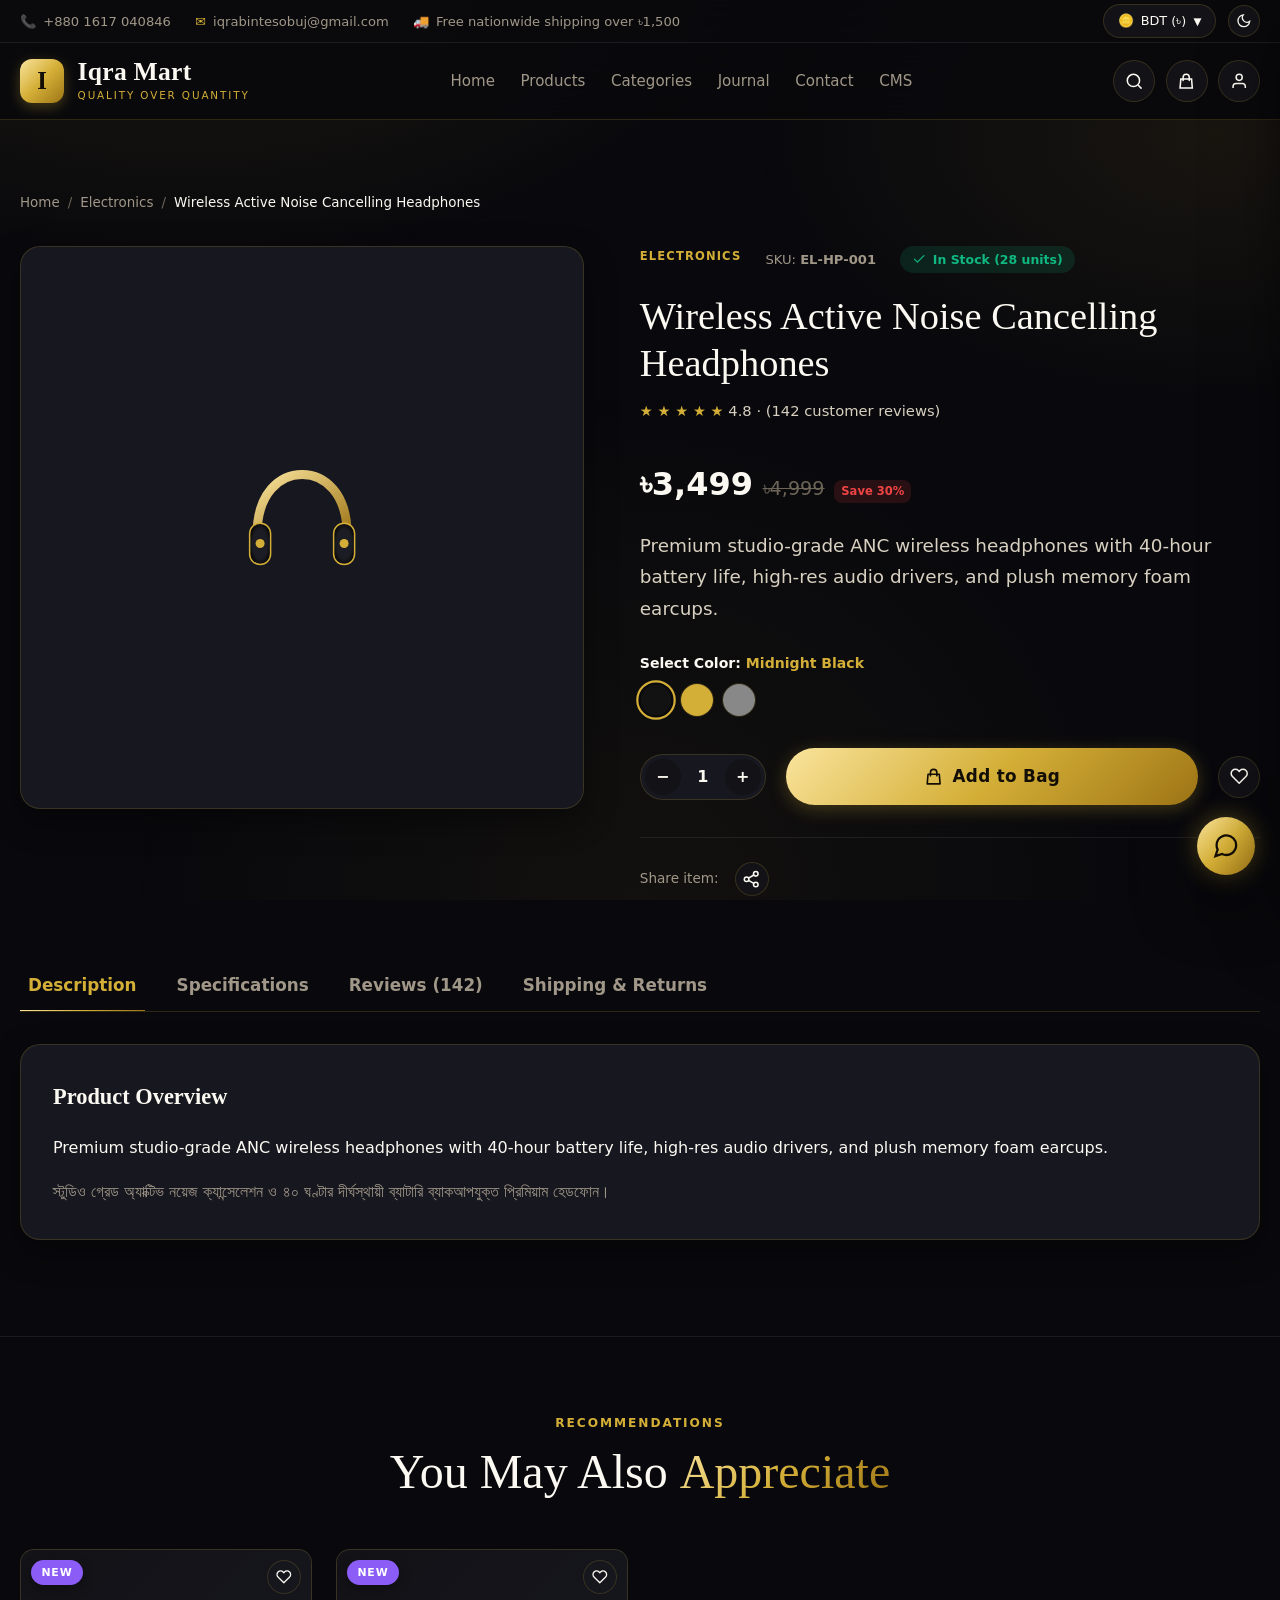
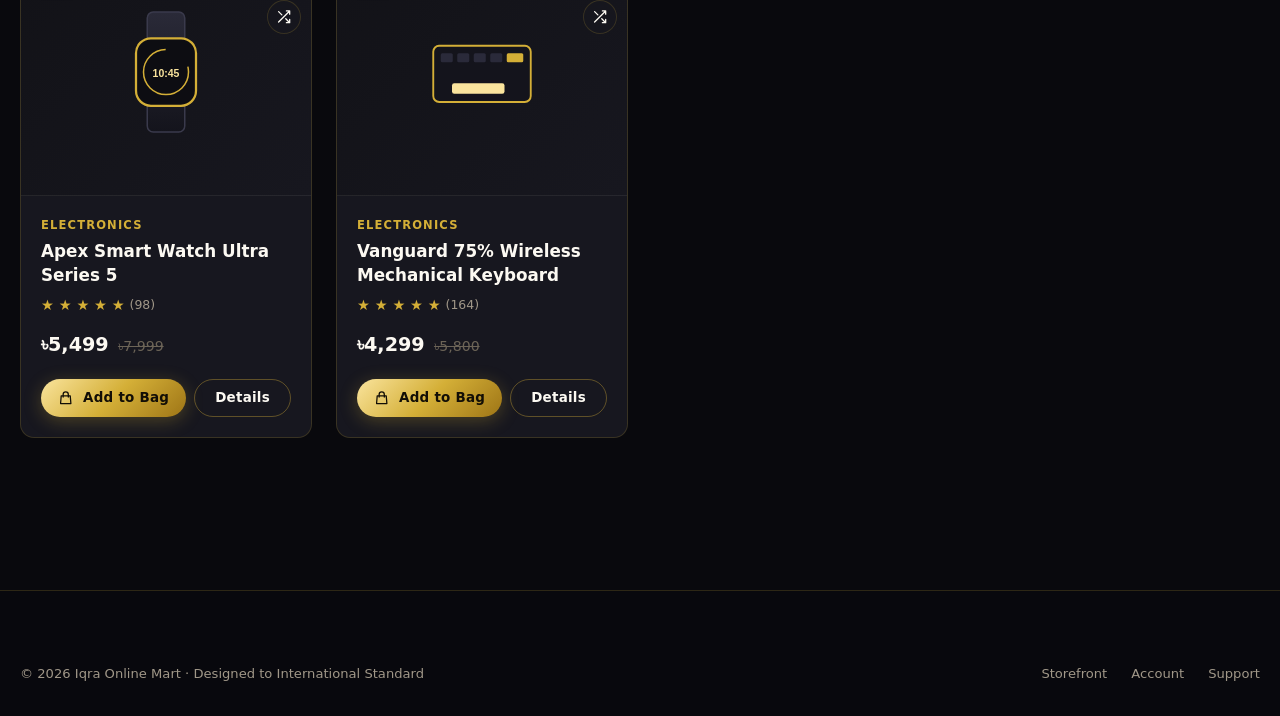
<file: product.html>
<!DOCTYPE html>
<html lang="en" data-theme="dark">
<head>
  <meta charset="UTF-8">
  <meta name="viewport" content="width=device-width, initial-scale=1.0">
  <meta name="description" content="Product details · Iqra Online Mart">
  <meta name="theme-color" content="#09090d">
  <title>Product · Iqra Online Mart</title>
  <link rel="stylesheet" href="styles.css">
</head>
<body>

  <!-- Topbar -->
  <div class="topbar">
    <div class="container topbar-inner">
      <div class="topbar-info">
        <span><span class="gold">📞</span> <span data-cms="phone">+880 1617 040846</span></span>
        <span><span class="gold">✉️</span> <span data-cms="email">iqrabintesobuj@gmail.com</span></span>
        <span><span class="gold">🚚</span> Free nationwide shipping over ৳1,500</span>
      </div>
      <div class="topbar-actions">
        <!-- Currency Dropdown -->
        <div class="select-dropdown-wrap" id="currencyDropdownWrap">
          <button class="select-trigger-btn" id="currencyBtn">
            <span class="gold">🪙</span> <span id="currentCurrencyLabel">BDT (৳)</span> <span style="font-size:0.65rem">▼</span>
          </button>
          <div class="dropdown-menu">
            <button class="dropdown-item currency-option active" data-cur="BDT"><span>BDT</span> <strong>৳</strong></button>
            <button class="dropdown-item currency-option" data-cur="USD"><span>USD</span> <strong>$</strong></button>
            <button class="dropdown-item currency-option" data-cur="EUR"><span>EUR</span> <strong>€</strong></button>
            <button class="dropdown-item currency-option" data-cur="GBP"><span>GBP</span> <strong>£</strong></button>
            <button class="dropdown-item currency-option" data-cur="SAR"><span>SAR</span> <strong>﷼</strong></button>
            <button class="dropdown-item currency-option" data-cur="AED"><span>AED</span> <strong>د.إ</strong></button>
            <button class="dropdown-item currency-option" data-cur="INR"><span>INR</span> <strong>₹</strong></button>
          </div>
        </div>

        <button id="themeToggle" class="icon-btn" style="width:32px;height:32px;font-size:0.85rem" title="Toggle Theme">
          <svg class="svg-icon" viewBox="0 0 24 24"><path d="M21 12.79A9 9 0 1111.21 3 7 7 0 0021 12.79z" stroke="currentColor" stroke-width="2" fill="none"/></svg>
        </button>
      </div>
    </div>
  </div>

  <!-- Header -->
  <header>
    <div class="container header-inner">
      <a href="index.html" class="logo">
        <div class="logo-mark">I</div>
        <div>
          <div class="logo-text">Iqra Mart</div>
          <div class="logo-sub">Quality over quantity</div>
        </div>
      </a>
      <nav>
        <ul class="nav-links">
          <li><a href="index.html">Home</a></li>
          <li><a href="index.html#products">Products</a></li>
          <li><a href="index.html#categories">Categories</a></li>
          <li><a href="blog.html">Journal</a></li>
          <li><a href="contact.html">Contact</a></li>
          <li><a href="admin.html">CMS</a></li>
        </ul>
      </nav>
      <div class="header-actions">
        <button id="searchBtn" class="icon-btn" title="Search"><svg class="svg-icon" viewBox="0 0 24 24"><path d="M21 21l-4.35-4.35M19 11a8 8 0 11-16 0 8 8 0 0116 0z" stroke="currentColor" stroke-width="2" stroke-linecap="round" fill="none"/></svg></button>
        <button id="cartBtn" class="icon-btn" title="Bag"><svg class="svg-icon" viewBox="0 0 24 24"><path d="M16 11V7a4 4 0 00-8 0v4M5 9h14l1 12H4L5 9z" stroke="currentColor" stroke-width="2" stroke-linecap="round" fill="none"/></svg><span class="cart-badge" style="display:none">0</span></button>
        <button id="accountBtn" class="icon-btn" title="Account" onclick="location.href='account.html'"><svg class="svg-icon" viewBox="0 0 24 24"><path d="M20 21v-2a4 4 0 00-4-4H8a4 4 0 00-4 4v2M12 11a4 4 0 100-8 4 4 0 000 8z" stroke="currentColor" stroke-width="2" fill="none"/></svg></button>
        <button id="mobileMenuBtn" class="mobile-menu-btn icon-btn"><svg class="svg-icon" viewBox="0 0 24 24"><path d="M3 12h18M3 6h18M3 18h18" stroke="currentColor" stroke-width="2" stroke-linecap="round" fill="none"/></svg></button>
      </div>
    </div>
  </header>

  <!-- Product Details Root -->
  <section class="section">
    <div class="container" id="productDetail"></div>
  </section>

  <!-- Related Products -->
  <section class="section" style="border-top:1px solid var(--line-faint)">
    <div class="container">
      <div class="section-header">
        <div class="section-tag">Recommendations</div>
        <h2 class="section-title">You May Also <span class="gradient-text">Appreciate</span></h2>
      </div>
      <div class="products-grid" id="relatedProducts"></div>
    </div>
  </section>

  <!-- Footer -->
  <footer>
    <div class="container">
      <div class="footer-bottom" style="border:0;padding:0">
        <div>© 2026 Iqra Online Mart · Designed to International Standard</div>
        <div class="footer-bottom-links">
          <a href="index.html">Storefront</a>
          <a href="account.html">Account</a>
          <a href="contact.html">Support</a>
        </div>
      </div>
    </div>
  </footer>

  <!-- Slide-Over Shopping Cart Drawer -->
  <div id="cartDrawerOverlay" class="cart-drawer-overlay"></div>
  <div id="cartDrawer" class="cart-drawer">
    <div class="cart-drawer-header">
      <h3><svg class="svg-icon gold" viewBox="0 0 24 24"><path d="M16 11V7a4 4 0 00-8 0v4M5 9h14l1 12H4L5 9z" stroke="currentColor" stroke-width="2" stroke-linecap="round" fill="none"/></svg> Shopping Bag</h3>
      <button id="cartClose" class="modal-close" style="position:static"><svg class="svg-icon" viewBox="0 0 24 24"><path d="M18 6L6 18M6 6l12 12" stroke="currentColor" stroke-width="2" stroke-linecap="round" fill="none"/></svg></button>
    </div>
    <div id="freeShippingBox" class="free-shipping-box"></div>
    <div class="cart-drawer-body" id="cartDrawerBody"></div>
    <div class="cart-drawer-footer">
      <div class="promo-input-wrap">
        <input class="promo-input" id="couponCodeInput" placeholder="PROMO CODE">
        <button class="btn btn-sm" id="applyCouponBtn">Apply</button>
      </div>
      <div class="cart-total-row"><span>Subtotal</span><span id="cartSubtotalValue">৳0</span></div>
      <div class="cart-total-row grand-total"><span>Total</span><span class="gold" id="cartTotalValue">৳0</span></div>
      <button id="checkoutBtn" class="btn btn-lg" style="width:100%"><svg class="svg-icon" viewBox="0 0 24 24"><rect x="3" y="11" width="18" height="11" rx="2" stroke="currentColor" stroke-width="2" fill="none"/><path d="M7 11V7a5 5 0 0110 0v4" stroke="currentColor" stroke-width="2" fill="none"/></svg> Checkout</button>
    </div>
  </div>

  <!-- Search Modal -->
  <div id="searchModal" class="modal">
    <div class="modal-content search-modal-box">
      <button id="searchClose" class="modal-close"><svg class="svg-icon" viewBox="0 0 24 24"><path d="M18 6L6 18M6 6l12 12" stroke="currentColor" stroke-width="2" stroke-linecap="round" fill="none"/></svg></button>
      <h2 style="font-family:var(--serif)">Search Catalog</h2>
      <div class="search-input-wrap">
        <svg class="svg-icon" viewBox="0 0 24 24"><path d="M21 21l-4.35-4.35M19 11a8 8 0 11-16 0 8 8 0 0116 0z" stroke="currentColor" stroke-width="2" stroke-linecap="round" fill="none"/></svg>
        <input id="searchInput" class="search-big-input" placeholder="Search products, brands, or categories...">
      </div>
      <div id="searchResults"></div>
    </div>
  </div>

  <!-- Mobile Bottom Sticky Navigation -->
  <div class="mobile-bottom-nav">
    <a href="index.html" class="mob-nav-item"><svg class="svg-icon" viewBox="0 0 24 24"><path d="M3 9l9-7 9 7v11a2 2 0 01-2 2H5a2 2 0 01-2-2z" stroke="currentColor" stroke-width="2" fill="none"/><polyline points="9 22 9 12 15 12 15 22" stroke="currentColor" stroke-width="2" fill="none"/></svg><span>Home</span></a>
    <a href="index.html#products" class="mob-nav-item"><svg class="svg-icon" viewBox="0 0 24 24"><path d="M21 16V8a2 2 0 00-1-1.73l-7-4a2 2 0 00-2 0l-7 4A2 2 0 003 8v8a2 2 0 001 1.73l7 4a2 2 0 002 0l7-4A2 2 0 0021 16z" stroke="currentColor" stroke-width="2" fill="none"/></svg><span>Shop</span></a>
    <button class="mob-nav-item" onclick="$('#searchModal')?.classList.add('open')"><svg class="svg-icon" viewBox="0 0 24 24"><path d="M21 21l-4.35-4.35M19 11a8 8 0 11-16 0 8 8 0 0116 0z" stroke="currentColor" stroke-width="2" stroke-linecap="round" fill="none"/></svg><span>Search</span></button>
    <button class="mob-nav-item" onclick="UI.openCart(true)"><svg class="svg-icon" viewBox="0 0 24 24"><path d="M16 11V7a4 4 0 00-8 0v4M5 9h14l1 12H4L5 9z" stroke="currentColor" stroke-width="2" stroke-linecap="round" fill="none"/></svg><span>Bag</span></button>
    <a href="account.html" class="mob-nav-item"><svg class="svg-icon" viewBox="0 0 24 24"><path d="M20 21v-2a4 4 0 00-4-4H8a4 4 0 00-4 4v2M12 11a4 4 0 100-8 4 4 0 000 8z" stroke="currentColor" stroke-width="2" fill="none"/></svg><span>Account</span></a>
  </div>

  <script src="script.js"></script>
</body>
</html>
</file>
<file: styles.css>
/* ==========================================================================
   IQRA ONLINE MART — ZERO-DEPENDENCY LUXURY DESIGN SYSTEM
   Palette: Obsidian Black (#09090c) & Metallic Champagne Gold (#d4af37)
   Studio Light Mode: Alabaster Ivory (#f8f6f0) & Rich Gold (#b38b1e)
   ========================================================================== */

:root {
  /* Dark Theme Colors */
  --bg: #09090d;
  --bg-elev: #121217;
  --bg-card: #17171f;
  --bg-card-hover: #20202b;
  --bg-input: #101015;
  --bg-glass: rgba(18, 18, 24, 0.88);

  /* Gold Metallic Accents */
  --gold: #d4af37;
  --gold-light: #fae49d;
  --gold-bright: #ffe699;
  --gold-dim: #997722;
  --gold-glow: rgba(212, 175, 55, 0.25);
  --gold-gradient: linear-gradient(135deg, #fae49d 0%, #d4af37 50%, #9e7516 100%);
  --gold-gradient-hover: linear-gradient(135deg, #ffeaa8 0%, #dfbc45 50%, #b0851d 100%);
  --gold-gradient-subtle: linear-gradient(135deg, rgba(250, 228, 157, 0.12) 0%, rgba(212, 175, 55, 0.04) 100%);

  /* Borders */
  --line: rgba(212, 175, 55, 0.18);
  --line-strong: rgba(212, 175, 55, 0.38);
  --line-faint: rgba(255, 255, 255, 0.08);

  /* Typography */
  --ink: #fcf9f2;
  --ink-secondary: #d8d0c0;
  --muted: #a09788;
  --faint: #6c6457;

  /* States */
  --danger: #ef4444;
  --danger-bg: rgba(239, 68, 68, 0.14);
  --ok: #10b981;
  --ok-bg: rgba(16, 185, 129, 0.14);
  --info: #38bdf8;
  --info-bg: rgba(56, 189, 248, 0.14);
  --warning: #f59e0b;
  --sale: #f97316;
  --hot: #ec4899;
  --new: #8b5cf6;

  /* Radius & Shadows */
  --radius-xs: 4px;
  --radius-sm: 8px;
  --radius-md: 14px;
  --radius-lg: 20px;
  --radius-xl: 28px;
  --radius-full: 9999px;

  --shadow-sm: 0 4px 12px rgba(0, 0, 0, 0.28);
  --shadow-md: 0 12px 32px rgba(0, 0, 0, 0.42);
  --shadow-lg: 0 24px 64px rgba(0, 0, 0, 0.65);
  --shadow-gold: 0 0 28px rgba(212, 175, 55, 0.25);

  /* Typography Stack */
  --font: "Outfit", system-ui, -apple-system, BlinkMacSystemFont, "Segoe UI", Roboto, "Helvetica Neue", "Hind Siliguri", sans-serif;
  --serif: "Cormorant Garamond", Georgia, "Times New Roman", serif;

  /* Transitions */
  --transition-fast: 0.15s cubic-bezier(0.4, 0, 0.2, 1);
  --transition: 0.25s cubic-bezier(0.4, 0, 0.2, 1);
  --transition-slow: 0.45s cubic-bezier(0.16, 1, 0.3, 1);
}

/* Light Theme */
[data-theme="light"] {
  --bg: #f8f6f0;
  --bg-elev: #ffffff;
  --bg-card: #ffffff;
  --bg-card-hover: #fcfaf5;
  --bg-input: #f2efe6;
  --bg-glass: rgba(255, 255, 255, 0.9);

  --gold: #b38b1e;
  --gold-light: #d4af37;
  --gold-bright: #947112;
  --gold-dim: #735509;
  --gold-glow: rgba(179, 139, 30, 0.18);
  --gold-gradient: linear-gradient(135deg, #d4af37 0%, #b38b1e 50%, #7d5e0d 100%);
  --gold-gradient-hover: linear-gradient(135deg, #dfbc45 0%, #c49925 50%, #8c6a11 100%);
  --gold-gradient-subtle: linear-gradient(135deg, rgba(212, 175, 55, 0.12) 0%, rgba(179, 139, 30, 0.04) 100%);

  --line: rgba(166, 124, 0, 0.18);
  --line-strong: rgba(166, 124, 0, 0.4);
  --line-faint: rgba(0, 0, 0, 0.06);

  --ink: #191611;
  --ink-secondary: #3d372e;
  --muted: #6b6354;
  --faint: #9c9382;

  --shadow-sm: 0 4px 12px rgba(40, 30, 10, 0.05);
  --shadow-md: 0 12px 28px rgba(40, 30, 10, 0.08);
  --shadow-lg: 0 24px 50px rgba(40, 30, 10, 0.12);
  --shadow-gold: 0 0 25px rgba(179, 139, 30, 0.18);
}

/* Reset & Setup */
*, *::before, *::after { box-sizing: border-box; margin: 0; padding: 0; }
html { scroll-behavior: smooth; font-size: 16px; }
body {
  font-family: var(--font);
  background: var(--bg);
  color: var(--ink);
  line-height: 1.6;
  min-height: 100vh;
  overflow-x: hidden;
  -webkit-font-smoothing: antialiased;
}

/* Ambient Grain & Mesh Glow */
body::before {
  content: "";
  pointer-events: none;
  position: fixed; inset: 0;
  background:
    radial-gradient(1000px 600px at 15% -10%, rgba(212, 175, 55, 0.12), transparent 60%),
    radial-gradient(850px 500px at 95% 15%, rgba(212, 175, 55, 0.08), transparent 55%),
    radial-gradient(800px 800px at 50% 100%, rgba(212, 175, 55, 0.05), transparent 65%);
  z-index: 0;
}

img, svg { max-width: 100%; height: auto; display: block; }
a { color: inherit; text-decoration: none; transition: color var(--transition-fast); }
button, input, select, textarea { font: inherit; color: inherit; }
button { cursor: pointer; border: none; background: transparent; }
input:focus, select:focus, textarea:focus, button:focus-visible {
  outline: 2px solid var(--gold);
  outline-offset: 2px;
}

.container {
  width: min(1280px, calc(100% - 2.5rem));
  margin-inline: auto;
  position: relative;
  z-index: 1;
}

/* Inline SVG Icon Wrapper */
.svg-icon {
  width: 1.15em;
  height: 1.15em;
  display: inline-block;
  vertical-align: middle;
  fill: currentColor;
  flex-shrink: 0;
}

/* Typography & Utility */
.gold { color: var(--gold); }
.gradient-text {
  background: var(--gold-gradient);
  -webkit-background-clip: text;
  background-clip: text;
  color: transparent;
  display: inline-block;
}
.lead { font-size: 1.15rem; color: var(--ink-secondary); line-height: 1.7; }
.empty {
  padding: 3.5rem 1.5rem;
  text-align: center;
  color: var(--muted);
  font-size: 1.05rem;
  background: var(--bg-card);
  border-radius: var(--radius-md);
  border: 1px dashed var(--line);
}
.hidden { display: none !important; }

/* Buttons */
.btn {
  display: inline-flex;
  align-items: center;
  justify-content: center;
  gap: 0.6rem;
  padding: 0.75rem 1.6rem;
  border-radius: var(--radius-full);
  background: var(--gold-gradient);
  color: #120e06;
  font-weight: 600;
  font-size: 0.95rem;
  letter-spacing: 0.02em;
  transition: transform var(--transition-fast), box-shadow var(--transition-fast), background var(--transition-fast);
  box-shadow: 0 4px 18px rgba(212, 175, 55, 0.28);
  cursor: pointer;
  white-space: nowrap;
}
.btn:hover {
  background: var(--gold-gradient-hover);
  transform: translateY(-2px);
  box-shadow: 0 8px 26px rgba(212, 175, 55, 0.45);
}
.btn:active { transform: translateY(0); }
.btn:disabled { opacity: 0.5; cursor: not-allowed; transform: none; box-shadow: none; }

.btn-outline {
  background: transparent;
  border: 1px solid var(--line-strong);
  color: var(--ink);
  box-shadow: none;
}
.btn-outline:hover {
  background: rgba(212, 175, 55, 0.1);
  border-color: var(--gold);
  color: var(--gold);
  box-shadow: 0 0 16px var(--gold-glow);
}

.btn-ghost {
  background: transparent;
  color: var(--muted);
  padding: 0.5rem 0.9rem;
  box-shadow: none;
}
.btn-ghost:hover { color: var(--ink); background: var(--bg-elev); }

.btn-sm { padding: 0.45rem 1rem; font-size: 0.84rem; }
.btn-lg { padding: 0.95rem 2.2rem; font-size: 1.05rem; }

.icon-btn {
  width: 42px;
  height: 42px;
  border-radius: var(--radius-full);
  display: grid;
  place-items: center;
  background: var(--bg-elev);
  border: 1px solid var(--line);
  color: var(--ink);
  transition: all var(--transition-fast);
  position: relative;
}
.icon-btn:hover {
  border-color: var(--gold);
  color: var(--gold);
  transform: translateY(-2px);
  box-shadow: 0 0 14px var(--gold-glow);
}

/* ==========================================================================
   TOPBAR & MAIN HEADER
   ========================================================================== */

.topbar {
  border-bottom: 1px solid var(--line-faint);
  background: rgba(9, 9, 13, 0.9);
  backdrop-filter: blur(20px);
  font-size: 0.82rem;
  color: var(--muted);
  position: relative;
  z-index: 40;
}
[data-theme="light"] .topbar { background: rgba(248, 246, 240, 0.92); }

.topbar-inner {
  min-height: 42px;
  display: flex;
  align-items: center;
  justify-content: space-between;
  gap: 1rem;
}
.topbar-info { display: flex; align-items: center; gap: 1.5rem; flex-wrap: wrap; }
.topbar-info span { display: inline-flex; align-items: center; gap: 0.45rem; }
.topbar-actions { display: flex; align-items: center; gap: 0.75rem; }

/* Currency & Language Selectors */
.select-dropdown-wrap { position: relative; }
.select-trigger-btn {
  display: inline-flex;
  align-items: center;
  gap: 0.45rem;
  padding: 0.35rem 0.85rem;
  border-radius: var(--radius-full);
  background: var(--bg-elev);
  border: 1px solid var(--line);
  font-size: 0.8rem;
  font-weight: 500;
  color: var(--ink);
  transition: all var(--transition-fast);
}
.select-trigger-btn:hover { border-color: var(--gold); color: var(--gold); }

.dropdown-menu {
  position: absolute;
  top: calc(100% + 6px);
  right: 0;
  background: var(--bg-card);
  border: 1px solid var(--line);
  border-radius: var(--radius-md);
  box-shadow: var(--shadow-lg);
  padding: 0.4rem;
  min-width: 150px;
  display: none;
  flex-direction: column;
  gap: 0.2rem;
  z-index: 100;
  backdrop-filter: blur(20px);
}
.select-dropdown-wrap.open .dropdown-menu { display: flex; animation: dropFade 0.2s ease; }
@keyframes dropFade { from { opacity: 0; transform: translateY(-6px); } to { opacity: 1; transform: translateY(0); } }

.dropdown-item {
  display: flex;
  align-items: center;
  justify-content: space-between;
  padding: 0.45rem 0.85rem;
  font-size: 0.82rem;
  border-radius: var(--radius-sm);
  color: var(--ink);
  transition: background var(--transition-fast);
  text-align: left;
  width: 100%;
}
.dropdown-item:hover, .dropdown-item.active {
  background: rgba(212, 175, 55, 0.15);
  color: var(--gold);
}

/* Sound Button */
.sound-toggle-btn {
  font-size: 0.85rem;
  color: var(--muted);
  display: inline-flex;
  align-items: center;
  gap: 0.35rem;
  padding: 0.3rem 0.6rem;
  border-radius: var(--radius-full);
}
.sound-toggle-btn:hover { color: var(--gold); }

/* Main Sticky Header */
header {
  position: sticky;
  top: 0;
  z-index: 50;
  background: rgba(9, 9, 13, 0.92);
  backdrop-filter: blur(20px);
  border-bottom: 1px solid var(--line);
  transition: background var(--transition-fast);
}
[data-theme="light"] header { background: rgba(248, 246, 240, 0.94); }

.header-inner {
  min-height: 76px;
  display: flex;
  align-items: center;
  justify-content: space-between;
  gap: 1.5rem;
}

/* Brand Logo */
.logo { display: flex; align-items: center; gap: 0.85rem; }
.logo-mark {
  width: 44px;
  height: 44px;
  border-radius: 12px;
  display: grid;
  place-items: center;
  background: var(--gold-gradient);
  color: #120e06;
  font-family: var(--serif);
  font-weight: 700;
  font-size: 1.55rem;
  box-shadow: 0 4px 14px rgba(212, 175, 55, 0.3);
}
.logo-text { font-family: var(--serif); font-size: 1.6rem; font-weight: 600; letter-spacing: 0.01em; line-height: 1; }
.logo-sub { font-size: 0.65rem; letter-spacing: 0.18em; text-transform: uppercase; color: var(--gold); margin-top: 0.15rem; }

/* Navigation Links */
.nav-links { display: flex; gap: 1.6rem; list-style: none; font-size: 0.94rem; font-weight: 500; }
.nav-links a { color: var(--muted); position: relative; padding: 0.4rem 0; }
.nav-links a::after {
  content: "";
  position: absolute;
  bottom: 0; left: 0;
  width: 0; height: 2px;
  background: var(--gold-gradient);
  transition: width var(--transition-fast);
  border-radius: 2px;
}
.nav-links a:hover, .nav-links a.active { color: var(--ink); }
.nav-links a:hover::after, .nav-links a.active::after { width: 100%; }

.header-actions { display: flex; align-items: center; gap: 0.65rem; }
.cart-badge, .wish-badge {
  position: absolute;
  top: -5px; right: -5px;
  width: 20px; height: 20px;
  border-radius: var(--radius-full);
  background: var(--gold-gradient);
  color: #120e06;
  font-size: 0.72rem;
  font-weight: 700;
  display: grid;
  place-items: center;
  box-shadow: 0 2px 8px rgba(0, 0, 0, 0.4);
}
.wish-badge { background: var(--hot); color: #fff; }

.mobile-menu-btn { display: none; }

/* ==========================================================================
   HERO BANNER & SHOWCASE
   ========================================================================== */

.hero {
  padding: 4.5rem 0 5rem;
  position: relative;
  overflow: hidden;
}
.hero-inner {
  display: grid;
  grid-template-columns: 1.15fr 0.85fr;
  gap: 3.5rem;
  align-items: center;
}
.hero-kicker {
  display: inline-flex;
  align-items: center;
  gap: 0.5rem;
  padding: 0.35rem 1rem;
  border-radius: var(--radius-full);
  background: var(--gold-gradient-subtle);
  border: 1px solid var(--line-strong);
  color: var(--gold);
  font-size: 0.82rem;
  font-weight: 600;
  letter-spacing: 0.08em;
  text-transform: uppercase;
  margin-bottom: 1.25rem;
}
.hero-kicker::before {
  content: "";
  width: 7px; height: 7px;
  border-radius: 50%;
  background: var(--gold);
  box-shadow: 0 0 10px var(--gold);
}
.hero h1 {
  font-family: var(--serif);
  font-size: clamp(2.6rem, 5.2vw, 4.2rem);
  font-weight: 500;
  line-height: 1.1;
  letter-spacing: -0.01em;
  margin-bottom: 0.75rem;
}
.hero-motto {
  font-size: 0.88rem;
  letter-spacing: 0.22em;
  text-transform: uppercase;
  color: var(--gold-dim);
  font-weight: 600;
  margin-bottom: 1.25rem;
}
.hero p {
  font-size: 1.15rem;
  color: var(--ink-secondary);
  max-width: 540px;
  margin-bottom: 2rem;
  line-height: 1.7;
}
.hero-actions { display: flex; gap: 1rem; flex-wrap: wrap; margin-bottom: 3rem; }

.hero-stats {
  display: flex;
  gap: 2.5rem;
  border-top: 1px solid var(--line-faint);
  padding-top: 1.75rem;
}
.hero-stat-value {
  font-family: var(--serif);
  font-size: 1.9rem;
  font-weight: 600;
  color: var(--gold);
  line-height: 1;
}
.hero-stat-label { font-size: 0.8rem; color: var(--muted); margin-top: 0.35rem; }

/* Visual Showcase */
.hero-visual {
  position: relative;
  background: linear-gradient(145deg, var(--bg-card), var(--bg-elev));
  border: 1px solid var(--line);
  border-radius: var(--radius-lg);
  padding: 2.5rem 2rem;
  box-shadow: var(--shadow-lg), var(--shadow-gold);
  display: flex;
  flex-direction: column;
  justify-content: center;
  align-items: center;
  min-height: 420px;
  overflow: hidden;
}
.hero-visual-bg {
  position: absolute; inset: 0;
  background: radial-gradient(circle at center, rgba(212, 175, 55, 0.15), transparent 70%);
  pointer-events: none;
}
.hero-visual-main {
  text-align: center;
  position: relative;
  z-index: 2;
}
.hero-visual-main svg {
  width: 160px; height: 160px;
  filter: drop-shadow(0 0 25px rgba(212, 175, 55, 0.4));
  animation: floatOrb 5s ease-in-out infinite;
}
@keyframes floatOrb {
  0%, 100% { transform: translateY(0) scale(1); }
  50% { transform: translateY(-10px) scale(1.03); }
}

.hero-float {
  position: absolute;
  padding: 0.85rem 1.15rem;
  background: rgba(23, 23, 31, 0.85);
  border: 1px solid var(--line-strong);
  border-radius: var(--radius-md);
  backdrop-filter: blur(14px);
  display: flex;
  align-items: center;
  gap: 0.85rem;
  box-shadow: var(--shadow-md);
  z-index: 3;
  animation: floatBadge 4s ease-in-out infinite alternate;
}
[data-theme="light"] .hero-float { background: rgba(255, 255, 255, 0.9); }
.hf1 { top: 12%; left: -5%; }
.hf2 { bottom: 12%; right: -5%; animation-delay: 1.5s; }
.hf-ico {
  width: 38px; height: 38px;
  border-radius: var(--radius-full);
  background: rgba(212, 175, 55, 0.16);
  color: var(--gold);
  display: grid;
  place-items: center;
  font-size: 1rem;
}
.hero-float strong { display: block; font-size: 0.88rem; font-weight: 600; }
.hero-float small { font-size: 0.74rem; color: var(--muted); }
@keyframes floatBadge {
  0% { transform: translateY(0); }
  100% { transform: translateY(-8px); }
}

/* ==========================================================================
   SECTION CONTAINERS & HEADERS
   ========================================================================== */

.section { padding: 4.5rem 0; position: relative; }
.section-header { text-align: center; max-width: 680px; margin: 0 auto 3rem; }
.section-tag {
  display: inline-block;
  font-size: 0.76rem;
  letter-spacing: 0.16em;
  text-transform: uppercase;
  color: var(--gold);
  font-weight: 600;
  margin-bottom: 0.6rem;
}
.section-title {
  font-family: var(--serif);
  font-size: clamp(2rem, 3.8vw, 3rem);
  font-weight: 500;
  line-height: 1.2;
}
.section-subtitle {
  color: var(--muted);
  font-size: 1.05rem;
  margin-top: 0.75rem;
  line-height: 1.6;
}

/* Categories Grid */
.categories-grid {
  display: grid;
  grid-template-columns: repeat(auto-fill, minmax(200px, 1fr));
  gap: 1.25rem;
}
.cat-card {
  background: var(--bg-card);
  border: 1px solid var(--line);
  border-radius: var(--radius-md);
  padding: 1.75rem 1.25rem;
  text-align: center;
  transition: all var(--transition);
  cursor: pointer;
  position: relative;
  overflow: hidden;
}
.cat-card::before {
  content: "";
  position: absolute; inset: 0;
  background: var(--gold-gradient-subtle);
  opacity: 0;
  transition: opacity var(--transition);
}
.cat-card:hover {
  transform: translateY(-4px);
  border-color: var(--gold);
  box-shadow: var(--shadow-gold);
}
.cat-card:hover::before { opacity: 1; }
.cat-ico {
  width: 58px; height: 58px;
  border-radius: var(--radius-full);
  background: var(--bg-elev);
  border: 1px solid var(--line);
  color: var(--gold);
  font-size: 1.4rem;
  display: grid;
  place-items: center;
  margin: 0 auto 1.1rem;
  position: relative;
  z-index: 1;
  transition: transform var(--transition-fast), background var(--transition-fast);
}
.cat-card:hover .cat-ico {
  transform: scale(1.1);
  background: var(--gold);
  color: #120e06;
}
.cat-card h3 { font-size: 1.05rem; font-weight: 600; margin-bottom: 0.35rem; position: relative; z-index: 1; }
.cat-card p { font-size: 0.8rem; color: var(--muted); line-height: 1.4; position: relative; z-index: 1; }

/* ==========================================================================
   CATALOG LAYOUT, FACETED FILTERS & PRODUCT CARDS
   ========================================================================== */

.catalog-layout {
  display: grid;
  grid-template-columns: 270px 1fr;
  gap: 2rem;
  align-items: start;
}

/* Sidebar Filters */
.filter-sidebar {
  background: var(--bg-card);
  border: 1px solid var(--line);
  border-radius: var(--radius-md);
  padding: 1.5rem;
  position: sticky;
  top: 92px;
}
.filter-sidebar-header {
  display: flex;
  align-items: center;
  justify-content: space-between;
  margin-bottom: 1.5rem;
  padding-bottom: 0.75rem;
  border-bottom: 1px solid var(--line-faint);
}
.filter-sidebar-header h3 { font-size: 1.1rem; font-weight: 600; display: flex; align-items: center; gap: 0.5rem; }
.filter-reset-btn { font-size: 0.8rem; color: var(--gold); cursor: pointer; }
.filter-group { margin-bottom: 1.5rem; }
.filter-group h4 {
  font-size: 0.88rem;
  font-weight: 600;
  text-transform: uppercase;
  letter-spacing: 0.06em;
  color: var(--ink-secondary);
  margin-bottom: 0.85rem;
}
.filter-chips { display: flex; flex-direction: column; gap: 0.4rem; }
.filter-chip-item {
  display: flex;
  align-items: center;
  justify-content: space-between;
  padding: 0.45rem 0.6rem;
  border-radius: var(--radius-sm);
  font-size: 0.86rem;
  color: var(--muted);
  cursor: pointer;
  transition: all var(--transition-fast);
}
.filter-chip-item:hover, .filter-chip-item.active {
  background: var(--bg-elev);
  color: var(--gold);
}
.filter-chip-item.active { font-weight: 600; }
.filter-chip-count {
  font-size: 0.75rem;
  background: var(--bg-elev);
  padding: 0.15rem 0.5rem;
  border-radius: var(--radius-full);
  color: var(--faint);
}

/* Price Range */
.price-range-inputs { display: flex; gap: 0.5rem; align-items: center; margin-top: 0.6rem; }
.price-range-input {
  width: 100%;
  padding: 0.4rem 0.6rem;
  border-radius: var(--radius-sm);
  background: var(--bg-input);
  border: 1px solid var(--line);
  font-size: 0.84rem;
}

/* Catalog Toolbar */
.products-toolbar {
  display: flex;
  align-items: center;
  justify-content: space-between;
  gap: 1rem;
  margin-bottom: 1.75rem;
  flex-wrap: wrap;
  background: var(--bg-card);
  padding: 0.85rem 1.25rem;
  border-radius: var(--radius-md);
  border: 1px solid var(--line);
}
.toolbar-left { display: flex; align-items: center; gap: 1rem; }
.toolbar-results-count { font-size: 0.88rem; color: var(--muted); }
.toolbar-right { display: flex; align-items: center; gap: 0.75rem; }

.view-toggle-btns { display: flex; gap: 0.25rem; }
.view-btn {
  width: 34px; height: 34px;
  border-radius: var(--radius-sm);
  display: grid;
  place-items: center;
  border: 1px solid var(--line);
  color: var(--muted);
  font-size: 0.9rem;
}
.view-btn.active {
  background: var(--gold-gradient);
  color: #120e06;
  border-color: transparent;
}

.sort-select, .form-select {
  padding: 0.5rem 2rem 0.5rem 0.85rem;
  border-radius: var(--radius-sm);
  background: var(--bg-input);
  border: 1px solid var(--line);
  color: var(--ink);
  font-size: 0.86rem;
  cursor: pointer;
  appearance: none;
  background-image: url("data:image/svg+xml,%3Csvg xmlns='http://www.w3.org/2000/svg' width='12' height='12' fill='%23d4af37' viewBox='0 0 16 16'%3E%3Cpath d='M8 11.5l-5-5h10l-5 5z'/%3E%3C/svg%3E");
  background-repeat: no-repeat;
  background-position: right 0.75rem center;
}

/* Products Grid */
.products-grid {
  display: grid;
  grid-template-columns: repeat(auto-fill, minmax(260px, 1fr));
  gap: 1.5rem;
}
.products-grid.list-view {
  display: flex;
  flex-direction: column;
  gap: 1.25rem;
}

/* Product Card */
.product-card {
  background: var(--bg-card);
  border: 1px solid var(--line);
  border-radius: var(--radius-md);
  overflow: hidden;
  display: flex;
  flex-direction: column;
  transition: all var(--transition);
  position: relative;
}
.product-card:hover {
  transform: translateY(-5px);
  border-color: var(--gold);
  box-shadow: var(--shadow-md), var(--shadow-gold);
}

.product-media {
  position: relative;
  aspect-ratio: 4 / 3.4;
  background: linear-gradient(135deg, var(--bg-elev), var(--bg-card));
  display: grid;
  place-items: center;
  overflow: hidden;
  border-bottom: 1px solid var(--line-faint);
  padding: 1rem;
}
.product-img-svg {
  width: 100%;
  height: 100%;
  max-height: 150px;
  object-fit: contain;
  transition: transform 0.4s ease;
}
.product-card:hover .product-img-svg { transform: scale(1.08); }

/* Badges */
.p-badge {
  position: absolute;
  top: 10px; left: 10px;
  padding: 0.25rem 0.65rem;
  border-radius: var(--radius-full);
  font-size: 0.68rem;
  font-weight: 700;
  text-transform: uppercase;
  letter-spacing: 0.08em;
  z-index: 2;
  box-shadow: var(--shadow-sm);
}
.p-badge.sale { background: var(--sale); color: #fff; }
.p-badge.hot { background: var(--hot); color: #fff; }
.p-badge.new { background: var(--new); color: #fff; }
.p-badge.featured { background: var(--gold-gradient); color: #120e06; }

.product-media-actions {
  position: absolute;
  top: 10px; right: 10px;
  display: flex;
  flex-direction: column;
  gap: 0.4rem;
  z-index: 2;
}
.media-action-btn {
  width: 34px; height: 34px;
  border-radius: var(--radius-full);
  background: rgba(23, 23, 31, 0.75);
  border: 1px solid var(--line);
  color: var(--ink);
  display: grid;
  place-items: center;
  font-size: 0.85rem;
  backdrop-filter: blur(8px);
  transition: all var(--transition-fast);
}
[data-theme="light"] .media-action-btn { background: rgba(255, 255, 255, 0.85); }
.media-action-btn:hover {
  background: var(--gold);
  color: #120e06;
  border-color: var(--gold);
}
.media-action-btn.active {
  background: var(--hot);
  color: #fff;
  border-color: var(--hot);
}

/* Quick View Overlay Button */
.quick-view-overlay-btn {
  position: absolute;
  bottom: -45px;
  left: 50%;
  transform: translateX(-50%);
  padding: 0.45rem 1.1rem;
  background: rgba(23, 23, 31, 0.92);
  border: 1px solid var(--gold);
  border-radius: var(--radius-full);
  font-size: 0.78rem;
  font-weight: 600;
  color: var(--gold);
  backdrop-filter: blur(10px);
  opacity: 0;
  transition: all var(--transition-fast);
  z-index: 3;
  display: flex;
  align-items: center;
  gap: 0.4rem;
}
.product-card:hover .quick-view-overlay-btn {
  bottom: 12px;
  opacity: 1;
}

.product-body {
  padding: 1.25rem;
  display: flex;
  flex-direction: column;
  flex: 1;
}
.product-cat {
  font-size: 0.72rem;
  text-transform: uppercase;
  letter-spacing: 0.1em;
  color: var(--gold);
  font-weight: 600;
  margin-bottom: 0.35rem;
}
.product-card h3 {
  font-size: 1.05rem;
  font-weight: 600;
  line-height: 1.4;
  margin-bottom: 0.4rem;
  color: var(--ink);
}
.product-card h3 a:hover { color: var(--gold); }

.stars { color: #f59e0b; font-size: 0.85rem; display: inline-flex; align-items: center; gap: 0.3rem; }
.stars-count { color: var(--muted); font-size: 0.78rem; }

.price-row {
  display: flex;
  align-items: baseline;
  gap: 0.6rem;
  margin: 0.85rem 0 1.1rem;
}
.price { font-size: 1.2rem; font-weight: 700; color: var(--ink); font-family: var(--font); }
.old { font-size: 0.88rem; color: var(--faint); text-decoration: line-through; }
.discount-tag {
  font-size: 0.72rem;
  padding: 0.15rem 0.45rem;
  background: var(--danger-bg);
  color: var(--danger);
  border-radius: var(--radius-sm);
  font-weight: 600;
}

.product-actions {
  display: grid;
  grid-template-columns: 1.2fr 0.8fr;
  gap: 0.5rem;
  margin-top: auto;
}

/* List View Variant */
.products-grid.list-view .product-card {
  flex-direction: row;
  min-height: 160px;
}
.products-grid.list-view .product-media {
  width: 220px;
  aspect-ratio: auto;
  border-bottom: none;
  border-right: 1px solid var(--line-faint);
}
.products-grid.list-view .product-body {
  display: grid;
  grid-template-columns: 1fr auto;
  gap: 1.5rem;
  align-items: center;
}

/* ==========================================================================
   PRODUCT DETAIL VIEW & SPECS
   ========================================================================== */

.breadcrumb {
  display: flex;
  align-items: center;
  gap: 0.5rem;
  font-size: 0.84rem;
  color: var(--muted);
  margin-bottom: 2rem;
  flex-wrap: wrap;
}
.breadcrumb a:hover { color: var(--gold); }
.breadcrumb span { color: var(--faint); }

.pd-grid {
  display: grid;
  grid-template-columns: 1fr 1.1fr;
  gap: 3.5rem;
  align-items: start;
}

.pd-gallery { display: flex; flex-direction: column; gap: 1rem; }
.pd-main-img-wrap {
  position: relative;
  aspect-ratio: 1 / 1;
  background: var(--bg-card);
  border: 1px solid var(--line);
  border-radius: var(--radius-lg);
  overflow: hidden;
  display: grid;
  place-items: center;
  box-shadow: var(--shadow-md);
  padding: 2rem;
}
.pd-main-img-wrap svg {
  width: 80%; height: 80%;
  object-fit: contain;
  transition: transform 0.4s ease;
}
.pd-main-img-wrap:hover svg { transform: scale(1.08); }

.pd-info h1 {
  font-family: var(--serif);
  font-size: clamp(2rem, 3vw, 2.8rem);
  font-weight: 500;
  line-height: 1.2;
  margin: 0.35rem 0 0.75rem;
}
.pd-meta-row { display: flex; align-items: center; gap: 1.5rem; margin-bottom: 1.25rem; flex-wrap: wrap; }
.pd-sku { font-size: 0.82rem; color: var(--muted); }

.pd-stock-badge {
  display: inline-flex;
  align-items: center;
  gap: 0.4rem;
  padding: 0.25rem 0.75rem;
  border-radius: var(--radius-full);
  font-size: 0.78rem;
  font-weight: 600;
}
.pd-stock-badge.in-stock { background: var(--ok-bg); color: var(--ok); }
.pd-stock-badge.low-stock { background: rgba(245, 158, 11, 0.15); color: var(--warning); }
.pd-stock-badge.out-of-stock { background: var(--danger-bg); color: var(--danger); }

/* Color & Size Swatches */
.variant-section { margin: 1.5rem 0; }
.variant-title { font-size: 0.88rem; font-weight: 600; margin-bottom: 0.6rem; }
.color-swatches { display: flex; gap: 0.6rem; flex-wrap: wrap; }
.color-swatch {
  width: 32px; height: 32px;
  border-radius: var(--radius-full);
  border: 2px solid transparent;
  outline: 1px solid var(--line);
  cursor: pointer;
  transition: all var(--transition-fast);
  position: relative;
}
.color-swatch.active {
  border-color: var(--bg);
  outline: 2px solid var(--gold);
  transform: scale(1.1);
}

.size-chips { display: flex; gap: 0.5rem; flex-wrap: wrap; }
.size-chip {
  padding: 0.45rem 1rem;
  border-radius: var(--radius-sm);
  border: 1px solid var(--line);
  background: var(--bg-elev);
  font-size: 0.84rem;
  cursor: pointer;
  transition: all var(--transition-fast);
}
.size-chip.active, .size-chip:hover {
  border-color: var(--gold);
  background: rgba(212, 175, 55, 0.15);
  color: var(--gold);
}

/* Stepper */
.qty-stepper {
  display: inline-flex;
  align-items: center;
  background: var(--bg-card);
  border: 1px solid var(--line);
  border-radius: var(--radius-full);
  padding: 0.25rem;
}
.qty-btn {
  width: 36px; height: 36px;
  border-radius: var(--radius-full);
  display: grid;
  place-items: center;
  background: var(--bg-elev);
  color: var(--ink);
  font-weight: 700;
  transition: all var(--transition-fast);
}
.qty-btn:hover { background: var(--gold); color: #120e06; }
.qty-val { min-width: 44px; text-align: center; font-weight: 600; font-size: 1rem; }

/* Tabs */
.pd-tabs-container { margin-top: 4rem; }
.pd-tab-nav {
  display: flex;
  gap: 1.5rem;
  border-bottom: 1px solid var(--line);
  margin-bottom: 2rem;
  overflow-x: auto;
}
.pd-tab-btn {
  padding: 0.75rem 0.5rem;
  font-size: 1.05rem;
  font-weight: 600;
  color: var(--muted);
  position: relative;
  cursor: pointer;
  white-space: nowrap;
}
.pd-tab-btn::after {
  content: "";
  position: absolute; bottom: -1px; left: 0;
  width: 0; height: 2px;
  background: var(--gold-gradient);
  transition: width var(--transition-fast);
}
.pd-tab-btn.active { color: var(--gold); }
.pd-tab-btn.active::after { width: 100%; }

.pd-tab-content { display: none; }
.pd-tab-content.active { display: block; animation: tabFade 0.3s ease; }
@keyframes tabFade { from { opacity: 0; transform: translateY(6px); } to { opacity: 1; transform: translateY(0); } }

/* Specs Table */
.specs-table { width: 100%; border-collapse: collapse; margin-top: 1rem; }
.specs-table th, .specs-table td {
  padding: 0.85rem 1.25rem;
  border-bottom: 1px solid var(--line-faint);
  font-size: 0.92rem;
  text-align: left;
}
.specs-table th { width: 30%; color: var(--muted); font-weight: 500; }
.specs-table td { color: var(--ink); }

/* Reviews */
.reviews-breakdown {
  display: grid;
  grid-template-columns: 280px 1fr;
  gap: 3rem;
  margin-bottom: 3rem;
  padding: 2rem;
  background: var(--bg-card);
  border: 1px solid var(--line);
  border-radius: var(--radius-lg);
}
.rating-big { font-family: var(--serif); font-size: 4rem; font-weight: 700; color: var(--gold); line-height: 1; }
.rating-bar-row { display: flex; align-items: center; gap: 0.75rem; font-size: 0.84rem; margin-bottom: 0.45rem; }
.rating-bar-wrap {
  flex: 1;
  height: 8px;
  background: var(--bg-elev);
  border-radius: var(--radius-full);
  overflow: hidden;
}
.rating-bar-fill { height: 100%; background: var(--gold-gradient); border-radius: var(--radius-full); }

/* ==========================================================================
   CART DRAWER & FREE SHIPPING PROGRESS
   ========================================================================== */

.cart-drawer-overlay {
  position: fixed; inset: 0;
  background: rgba(0, 0, 0, 0.75);
  backdrop-filter: blur(8px);
  z-index: 90;
  opacity: 0; pointer-events: none;
  transition: opacity var(--transition);
}
.cart-drawer-overlay.open { opacity: 1; pointer-events: auto; }

.cart-drawer {
  position: fixed;
  top: 0; right: -460px;
  width: min(450px, 100%);
  height: 100vh;
  background: var(--bg-card);
  border-left: 1px solid var(--line);
  z-index: 100;
  display: flex;
  flex-direction: column;
  box-shadow: var(--shadow-lg);
  transition: right var(--transition-slow);
}
.cart-drawer.open { right: 0; }

.cart-drawer-header {
  padding: 1.5rem;
  border-bottom: 1px solid var(--line);
  display: flex;
  align-items: center;
  justify-content: space-between;
}
.cart-drawer-header h3 { font-family: var(--serif); font-size: 1.5rem; font-weight: 600; display: flex; align-items: center; gap: 0.5rem; }

.free-shipping-box {
  padding: 1rem 1.5rem;
  background: var(--bg-elev);
  border-bottom: 1px solid var(--line-faint);
  font-size: 0.84rem;
}
.free-shipping-bar-wrap {
  height: 6px;
  background: var(--bg-input);
  border-radius: var(--radius-full);
  margin-top: 0.5rem;
  overflow: hidden;
}
.free-shipping-bar-fill {
  height: 100%;
  background: var(--gold-gradient);
  border-radius: var(--radius-full);
  transition: width 0.4s ease;
}

.cart-drawer-body {
  flex: 1;
  overflow-y: auto;
  padding: 1.25rem 1.5rem;
  display: flex;
  flex-direction: column;
  gap: 1.1rem;
}

.cart-item {
  display: grid;
  grid-template-columns: 64px 1fr auto;
  gap: 1rem;
  align-items: center;
  padding: 0.75rem;
  background: var(--bg-elev);
  border: 1px solid var(--line-faint);
  border-radius: var(--radius-md);
}
.cart-item-img {
  width: 64px; height: 64px;
  border-radius: var(--radius-sm);
  background: var(--bg-card);
  display: grid;
  place-items: center;
  padding: 0.4rem;
}
.cart-item h4 { font-size: 0.92rem; font-weight: 600; line-height: 1.3; margin-bottom: 0.35rem; }

.cart-drawer-footer {
  padding: 1.5rem;
  border-top: 1px solid var(--line);
  background: var(--bg-elev);
}
.cart-total-row {
  display: flex;
  justify-content: space-between;
  font-size: 0.95rem;
  color: var(--muted);
  margin-bottom: 0.5rem;
}
.cart-total-row.grand-total {
  font-size: 1.25rem;
  font-weight: 700;
  color: var(--ink);
  margin: 0.85rem 0 1.25rem;
  padding-top: 0.75rem;
  border-top: 1px solid var(--line-faint);
}

.promo-input-wrap { display: flex; gap: 0.5rem; margin-bottom: 1rem; }
.promo-input {
  flex: 1;
  padding: 0.5rem 0.85rem;
  background: var(--bg-card);
  border: 1px solid var(--line);
  border-radius: var(--radius-sm);
  font-size: 0.84rem;
  text-transform: uppercase;
}

/* ==========================================================================
   CHECKOUT, INVOICE & TIMELINE
   ========================================================================== */

.checkout-grid {
  display: grid;
  grid-template-columns: 1.3fr 0.7fr;
  gap: 3rem;
  align-items: start;
}
.checkout-card {
  background: var(--bg-card);
  border: 1px solid var(--line);
  border-radius: var(--radius-lg);
  padding: 2rem;
  box-shadow: var(--shadow-md);
  margin-bottom: 1.5rem;
}
.checkout-card h3 {
  font-family: var(--serif);
  font-size: 1.4rem;
  font-weight: 600;
  margin-bottom: 1.25rem;
  display: flex;
  align-items: center;
  gap: 0.6rem;
}

/* Forms */
.form-group { margin-bottom: 1.15rem; }
.form-row { display: grid; grid-template-columns: 1fr 1fr; gap: 1rem; }
.form-row-3 { display: grid; grid-template-columns: 1fr 1fr 1fr; gap: 1rem; }
.form-label {
  display: block;
  font-size: 0.84rem;
  font-weight: 600;
  color: var(--ink-secondary);
  margin-bottom: 0.4rem;
}
.form-input, .form-textarea, .form-select {
  width: 100%;
  padding: 0.75rem 1rem;
  border-radius: var(--radius-sm);
  background: var(--bg-input);
  border: 1px solid var(--line);
  color: var(--ink);
  font-size: 0.92rem;
  transition: all var(--transition-fast);
}
.form-textarea { min-height: 110px; resize: vertical; }
.form-input:focus, .form-textarea:focus, .form-select:focus {
  border-color: var(--gold);
  box-shadow: 0 0 12px var(--gold-glow);
}

/* Payment Options */
.pay-opts { display: grid; grid-template-columns: repeat(auto-fit, minmax(130px, 1fr)); gap: 0.75rem; margin: 1rem 0; }
.pay-opt-card {
  border: 1px solid var(--line);
  border-radius: var(--radius-md);
  padding: 1rem 0.75rem;
  text-align: center;
  cursor: pointer;
  background: var(--bg-elev);
  transition: all var(--transition-fast);
}
.pay-opt-card input { display: none; }
.pay-opt-card:hover, .pay-opt-card.active {
  border-color: var(--gold);
  background: rgba(212, 175, 55, 0.12);
}
.pay-opt-card svg { width: 28px; height: 28px; margin: 0 auto 0.4rem; color: var(--gold); }
.pay-opt-card span { font-size: 0.84rem; font-weight: 600; display: block; }

.pay-gateway-details {
  background: var(--bg-elev);
  border: 1px solid var(--line);
  border-radius: var(--radius-md);
  padding: 1.25rem;
  margin-top: 1rem;
}

/* Order Success & Timeline */
.order-success-hero {
  text-align: center;
  padding: 3rem 2rem;
  background: var(--bg-card);
  border: 1px solid var(--line);
  border-radius: var(--radius-lg);
  box-shadow: var(--shadow-lg);
}
.order-check-icon {
  width: 72px; height: 72px;
  border-radius: var(--radius-full);
  background: var(--ok-bg);
  color: var(--ok);
  display: grid;
  place-items: center;
  font-size: 2.2rem;
  margin: 0 auto 1.5rem;
  border: 2px solid var(--ok);
}

.order-timeline {
  display: flex;
  justify-content: space-between;
  position: relative;
  margin: 2.5rem 0;
}
.order-timeline::before {
  content: "";
  position: absolute;
  top: 18px; left: 0; right: 0;
  height: 3px;
  background: var(--line);
  z-index: 1;
}
.timeline-step {
  position: relative;
  z-index: 2;
  text-align: center;
  display: flex;
  flex-direction: column;
  align-items: center;
  gap: 0.4rem;
}
.step-circle {
  width: 38px; height: 38px;
  border-radius: var(--radius-full);
  background: var(--bg-card);
  border: 2px solid var(--line);
  display: grid;
  place-items: center;
  font-size: 0.9rem;
  color: var(--muted);
}
.timeline-step.completed .step-circle {
  background: var(--gold);
  border-color: var(--gold);
  color: #120e06;
}
.timeline-step.active .step-circle {
  border-color: var(--gold);
  color: var(--gold);
  box-shadow: 0 0 15px var(--gold-glow);
}
.timeline-step small { font-size: 0.74rem; color: var(--muted); }

/* Printable Invoice */
@media print {
  body::before, header, .topbar, footer, .btn, .cart-drawer, .modal, .live-chat-bubble, .mobile-bottom-nav { display: none !important; }
  body { background: #fff !important; color: #000 !important; font-size: 12pt; }
  .container { width: 100% !important; max-width: 100% !important; margin: 0 !important; }
  .printable-invoice { border: none !important; box-shadow: none !important; padding: 0 !important; }
}

/* ==========================================================================
   MODALS (SEARCH, QUICK VIEW, COMPARE, AUTH)
   ========================================================================== */

.modal {
  position: fixed; inset: 0;
  background: rgba(0, 0, 0, 0.8);
  backdrop-filter: blur(10px);
  z-index: 120;
  display: none;
  place-items: center;
  padding: 1.5rem;
  overflow-y: auto;
}
.modal.open { display: grid; animation: modalIn 0.25s cubic-bezier(0.16, 1, 0.3, 1); }
@keyframes modalIn { from { opacity: 0; transform: scale(0.95); } to { opacity: 1; transform: scale(1); } }

.modal-content {
  background: var(--bg-card);
  border: 1px solid var(--line-strong);
  border-radius: var(--radius-lg);
  padding: 2.2rem;
  width: min(580px, 100%);
  position: relative;
  box-shadow: var(--shadow-lg), var(--shadow-gold);
}
.modal-content.modal-lg { width: min(880px, 100%); }
.modal-content.modal-xl { width: min(1080px, 100%); }

.modal-close {
  position: absolute;
  top: 1.25rem; right: 1.25rem;
  width: 36px; height: 36px;
  border-radius: var(--radius-full);
  display: grid;
  place-items: center;
  background: var(--bg-elev);
  border: 1px solid var(--line);
  color: var(--muted);
  font-size: 1rem;
  transition: all var(--transition-fast);
}
.modal-close:hover { color: var(--gold); border-color: var(--gold); }

/* Live Search Modal */
.search-modal-box { width: min(720px, 100%); }
.search-input-wrap { position: relative; margin: 1.25rem 0 1.5rem; }
.search-input-wrap svg {
  position: absolute;
  left: 1.25rem; top: 50%;
  transform: translateY(-50%);
  color: var(--gold);
  width: 1.3rem; height: 1.3rem;
}
.search-big-input {
  width: 100%;
  padding: 1rem 1.25rem 1rem 3.4rem;
  border-radius: var(--radius-full);
  background: var(--bg-elev);
  border: 1px solid var(--line-strong);
  color: var(--ink);
  font-size: 1.15rem;
}
.search-big-input:focus { border-color: var(--gold); box-shadow: 0 0 20px var(--gold-glow); }

.search-results-list {
  max-height: 420px;
  overflow-y: auto;
  display: flex;
  flex-direction: column;
  gap: 0.75rem;
}
.search-hit-item {
  display: grid;
  grid-template-columns: 50px 1fr auto;
  gap: 1rem;
  align-items: center;
  padding: 0.75rem 1rem;
  background: var(--bg-elev);
  border-radius: var(--radius-md);
  border: 1px solid var(--line-faint);
  cursor: pointer;
  transition: all var(--transition-fast);
}
.search-hit-item:hover {
  border-color: var(--gold);
  background: rgba(212, 175, 55, 0.1);
  transform: translateX(4px);
}
.search-hit-img { width: 50px; height: 50px; border-radius: var(--radius-sm); object-fit: contain; }

/* Comparison Table */
.compare-table { width: 100%; border-collapse: collapse; margin-top: 1.5rem; }
.compare-table th, .compare-table td {
  padding: 1rem;
  border: 1px solid var(--line-faint);
  text-align: center;
  font-size: 0.88rem;
}
.compare-table th { background: var(--bg-elev); color: var(--gold); font-weight: 600; width: 140px; text-align: left; }

/* ==========================================================================
   LIVE CHAT WIDGET & TOASTS
   ========================================================================== */

.live-chat-bubble {
  position: fixed;
  bottom: 25px; right: 25px;
  width: 58px; height: 58px;
  border-radius: var(--radius-full);
  background: var(--gold-gradient);
  color: #120e06;
  font-size: 1.5rem;
  display: grid;
  place-items: center;
  box-shadow: var(--shadow-lg), 0 0 25px rgba(212, 175, 55, 0.4);
  z-index: 80;
  cursor: pointer;
  transition: transform var(--transition-fast);
}
.live-chat-bubble:hover { transform: scale(1.1); }

.live-chat-window {
  position: fixed;
  bottom: 95px; right: 25px;
  width: min(380px, calc(100% - 2rem));
  height: 520px;
  background: var(--bg-card);
  border: 1px solid var(--line-strong);
  border-radius: var(--radius-lg);
  box-shadow: var(--shadow-lg);
  z-index: 85;
  display: none;
  flex-direction: column;
  overflow: hidden;
  backdrop-filter: blur(20px);
}
.live-chat-window.open { display: flex; animation: dropFade 0.25s ease; }

.chat-header {
  padding: 1rem 1.25rem;
  background: var(--bg-elev);
  border-bottom: 1px solid var(--line);
  display: flex;
  align-items: center;
  justify-content: space-between;
}
.chat-agent-info { display: flex; align-items: center; gap: 0.6rem; }
.agent-avatar {
  width: 34px; height: 34px;
  border-radius: var(--radius-full);
  background: var(--gold-gradient);
  color: #120e06;
  font-weight: 700;
  display: grid;
  place-items: center;
  font-size: 0.85rem;
}
.agent-status-dot {
  width: 8px; height: 8px;
  background: var(--ok);
  border-radius: 50%;
  display: inline-block;
  margin-right: 4px;
}

.chat-messages-body {
  flex: 1;
  overflow-y: auto;
  padding: 1rem;
  display: flex;
  flex-direction: column;
  gap: 0.75rem;
}
.chat-msg {
  max-width: 80%;
  padding: 0.65rem 0.95rem;
  border-radius: var(--radius-md);
  font-size: 0.86rem;
  line-height: 1.4;
}
.chat-msg.bot {
  align-self: flex-start;
  background: var(--bg-elev);
  border: 1px solid var(--line-faint);
  border-bottom-left-radius: 4px;
}
.chat-msg.user {
  align-self: flex-end;
  background: var(--gold-gradient);
  color: #120e06;
  font-weight: 500;
  border-bottom-right-radius: 4px;
}

.chat-input-footer {
  padding: 0.75rem 1rem;
  background: var(--bg-elev);
  border-top: 1px solid var(--line);
  display: flex;
  gap: 0.5rem;
}
.chat-input {
  flex: 1;
  padding: 0.55rem 0.85rem;
  border-radius: var(--radius-full);
  background: var(--bg-card);
  border: 1px solid var(--line);
  font-size: 0.84rem;
}

/* Toast Container */
.toast-container {
  position: fixed;
  top: 25px; right: 25px;
  z-index: 150;
  display: flex;
  flex-direction: column;
  gap: 0.6rem;
  pointer-events: none;
}
.toast {
  padding: 0.85rem 1.4rem;
  border-radius: var(--radius-md);
  background: rgba(23, 23, 31, 0.94);
  border: 1px solid var(--gold);
  color: var(--ink);
  font-size: 0.9rem;
  font-weight: 500;
  box-shadow: var(--shadow-md), 0 0 15px var(--gold-glow);
  backdrop-filter: blur(12px);
  pointer-events: auto;
  animation: toastIn 0.3s cubic-bezier(0.16, 1, 0.3, 1);
  display: flex;
  align-items: center;
  gap: 0.65rem;
}
[data-theme="light"] .toast { background: rgba(255, 255, 255, 0.96); }
@keyframes toastIn { from { opacity: 0; transform: translateY(-12px); } to { opacity: 1; transform: translateY(0); } }

/* Mobile Bottom Navigation Bar */
.mobile-bottom-nav {
  position: fixed;
  bottom: 0; left: 0; right: 0;
  background: rgba(9, 9, 13, 0.95);
  backdrop-filter: blur(20px);
  border-top: 1px solid var(--line);
  display: none;
  justify-content: space-around;
  padding: 0.5rem 0;
  z-index: 75;
}
[data-theme="light"] .mobile-bottom-nav { background: rgba(248, 246, 240, 0.96); }
.mob-nav-item {
  display: flex;
  flex-direction: column;
  align-items: center;
  font-size: 0.72rem;
  color: var(--muted);
  gap: 0.2rem;
  position: relative;
  padding: 0.2rem 0.5rem;
}
.mob-nav-item svg { width: 1.25rem; height: 1.25rem; }
.mob-nav-item.active, .mob-nav-item:hover { color: var(--gold); }

/* ==========================================================================
   ADMIN CMS DASHBOARD
   ========================================================================== */

.admin-layout {
  display: grid;
  grid-template-columns: 260px 1fr;
  min-height: 100vh;
}
.admin-sidebar {
  background: var(--bg-card);
  border-right: 1px solid var(--line);
  padding: 1.75rem 1.25rem;
  display: flex;
  flex-direction: column;
  position: sticky;
  top: 0;
  height: 100vh;
  overflow-y: auto;
}
.admin-logo {
  display: flex;
  align-items: center;
  gap: 0.75rem;
  font-family: var(--serif);
  font-size: 1.35rem;
  font-weight: 600;
  padding-bottom: 1.5rem;
  margin-bottom: 1.5rem;
  border-bottom: 1px solid var(--line-faint);
}
.admin-nav { list-style: none; display: flex; flex-direction: column; gap: 0.35rem; }
.admin-nav-item {
  display: flex;
  align-items: center;
  gap: 0.75rem;
  padding: 0.7rem 1rem;
  border-radius: var(--radius-sm);
  font-size: 0.9rem;
  font-weight: 500;
  color: var(--muted);
  width: 100%;
  text-align: left;
  transition: all var(--transition-fast);
}
.admin-nav-item:hover, .admin-nav-item.active {
  background: var(--bg-elev);
  color: var(--gold);
  border-left: 3px solid var(--gold);
}

.admin-main { padding: 2.5rem; overflow-x: auto; }
.admin-header {
  display: flex;
  align-items: center;
  justify-content: space-between;
  margin-bottom: 2rem;
  flex-wrap: wrap;
  gap: 1rem;
}
.admin-header h1 { font-family: var(--serif); font-size: 2.2rem; font-weight: 500; }

.admin-stats-grid {
  display: grid;
  grid-template-columns: repeat(auto-fit, minmax(200px, 1fr));
  gap: 1.25rem;
  margin-bottom: 2rem;
}
.admin-stat-card {
  background: var(--bg-card);
  border: 1px solid var(--line);
  border-radius: var(--radius-md);
  padding: 1.4rem;
  box-shadow: var(--shadow-sm);
}
.admin-stat-card b {
  display: block;
  font-size: 1.8rem;
  font-family: var(--serif);
  color: var(--gold);
  line-height: 1.1;
  margin-bottom: 0.25rem;
}
.admin-stat-card span { font-size: 0.84rem; color: var(--muted); }

.admin-table {
  width: 100%;
  border-collapse: collapse;
  background: var(--bg-card);
  border: 1px solid var(--line);
  border-radius: var(--radius-md);
  overflow: hidden;
}
.admin-table th, .admin-table td {
  padding: 0.9rem 1.15rem;
  border-bottom: 1px solid var(--line-faint);
  font-size: 0.88rem;
  text-align: left;
}
.admin-table th { background: var(--bg-elev); color: var(--ink-secondary); font-weight: 600; }

/* Status Badges */
.status {
  display: inline-flex;
  align-items: center;
  gap: 0.35rem;
  padding: 0.2rem 0.6rem;
  border-radius: var(--radius-full);
  font-size: 0.74rem;
  font-weight: 600;
  text-transform: capitalize;
}
.status.active, .status.delivered { background: var(--ok-bg); color: var(--ok); }
.status.pending, .status.processing { background: rgba(245, 158, 11, 0.15); color: var(--warning); }
.status.shipped { background: var(--info-bg); color: var(--info); }
.status.cancelled, .status.inactive { background: var(--danger-bg); color: var(--danger); }

/* ==========================================================================
   FOOTER & RESPONSIVENESS
   ========================================================================== */

footer {
  border-top: 1px solid var(--line);
  background: rgba(9, 9, 13, 0.95);
  padding: 4.5rem 0 2rem;
  margin-top: 5rem;
}
[data-theme="light"] footer { background: rgba(248, 246, 240, 0.95); }

.footer-grid {
  display: grid;
  grid-template-columns: 2fr 1fr 1fr 1.2fr;
  gap: 3rem;
  margin-bottom: 3.5rem;
}
.footer-brand p { color: var(--muted); font-size: 0.92rem; margin: 1rem 0 1.5rem; max-width: 320px; }
.footer-social { display: flex; gap: 0.75rem; }
.footer-social a {
  width: 38px; height: 38px;
  border-radius: var(--radius-full);
  background: var(--bg-card);
  border: 1px solid var(--line);
  color: var(--muted);
  display: grid;
  place-items: center;
  transition: all var(--transition-fast);
}
.footer-social a:hover { border-color: var(--gold); color: var(--gold); transform: translateY(-2px); }

.footer-section h4 { font-size: 0.95rem; font-weight: 600; margin-bottom: 1.25rem; color: var(--ink); }
.footer-links { list-style: none; display: flex; flex-direction: column; gap: 0.65rem; }
.footer-links a { color: var(--muted); font-size: 0.88rem; }
.footer-links a:hover { color: var(--gold); }

.footer-bottom {
  display: flex;
  align-items: center;
  justify-content: space-between;
  padding-top: 2rem;
  border-top: 1px solid var(--line-faint);
  font-size: 0.82rem;
  color: var(--muted);
}
.footer-bottom-links { display: flex; gap: 1.5rem; }

/* Responsive Media Queries */
@media (max-width: 1024px) {
  .catalog-layout { grid-template-columns: 1fr; }
  .filter-sidebar { position: static; margin-bottom: 2rem; }
  .pd-grid { grid-template-columns: 1fr; gap: 2.5rem; }
  .checkout-grid { grid-template-columns: 1fr; }
  .footer-grid { grid-template-columns: 1fr 1fr; }
  .admin-layout { grid-template-columns: 1fr; }
  .admin-sidebar {
    position: fixed; left: -280px; top: 0; bottom: 0; z-index: 110;
    transition: left var(--transition);
  }
  .admin-sidebar.open { left: 0; }
}

@media (max-width: 768px) {
  .hero-inner { grid-template-columns: 1fr; gap: 2.5rem; text-align: center; }
  .hero p { margin-inline: auto; }
  .hero-actions { justify-content: center; }
  .hero-stats { justify-content: center; }
  .hero-float { display: none; }
  .nav-links {
    position: fixed; top: 76px; left: 0; right: 0;
    background: var(--bg-card);
    border-bottom: 1px solid var(--line);
    flex-direction: column;
    padding: 1.5rem;
    display: none;
  }
  .nav-links.open { display: flex; }
  .mobile-menu-btn { display: block; }
  .mobile-bottom-nav { display: flex; }
  body { padding-bottom: 65px; }
  .footer-grid { grid-template-columns: 1fr; gap: 2rem; }
  .footer-bottom { flex-direction: column; gap: 1rem; text-align: center; }
  .form-row, .form-row-3 { grid-template-columns: 1fr; }
  .reviews-breakdown { grid-template-columns: 1fr; gap: 1.5rem; }
}
</file>
